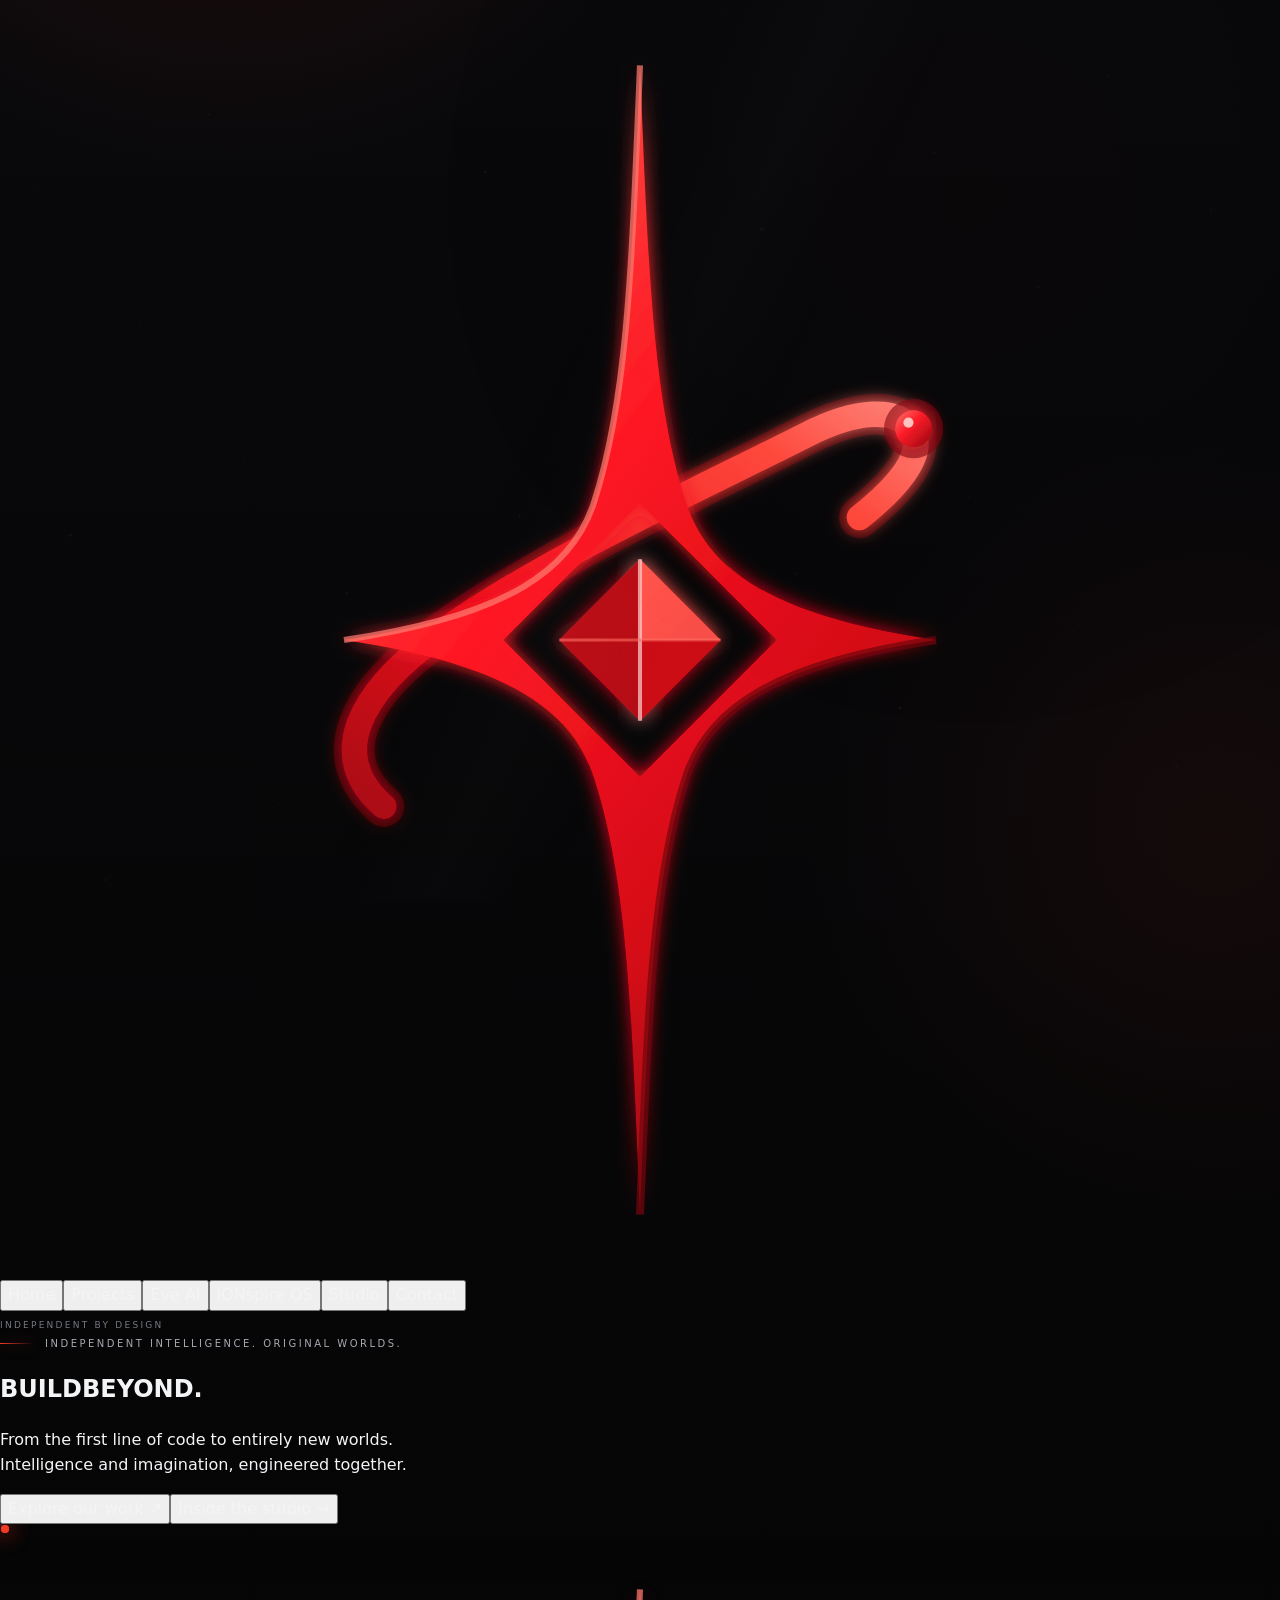
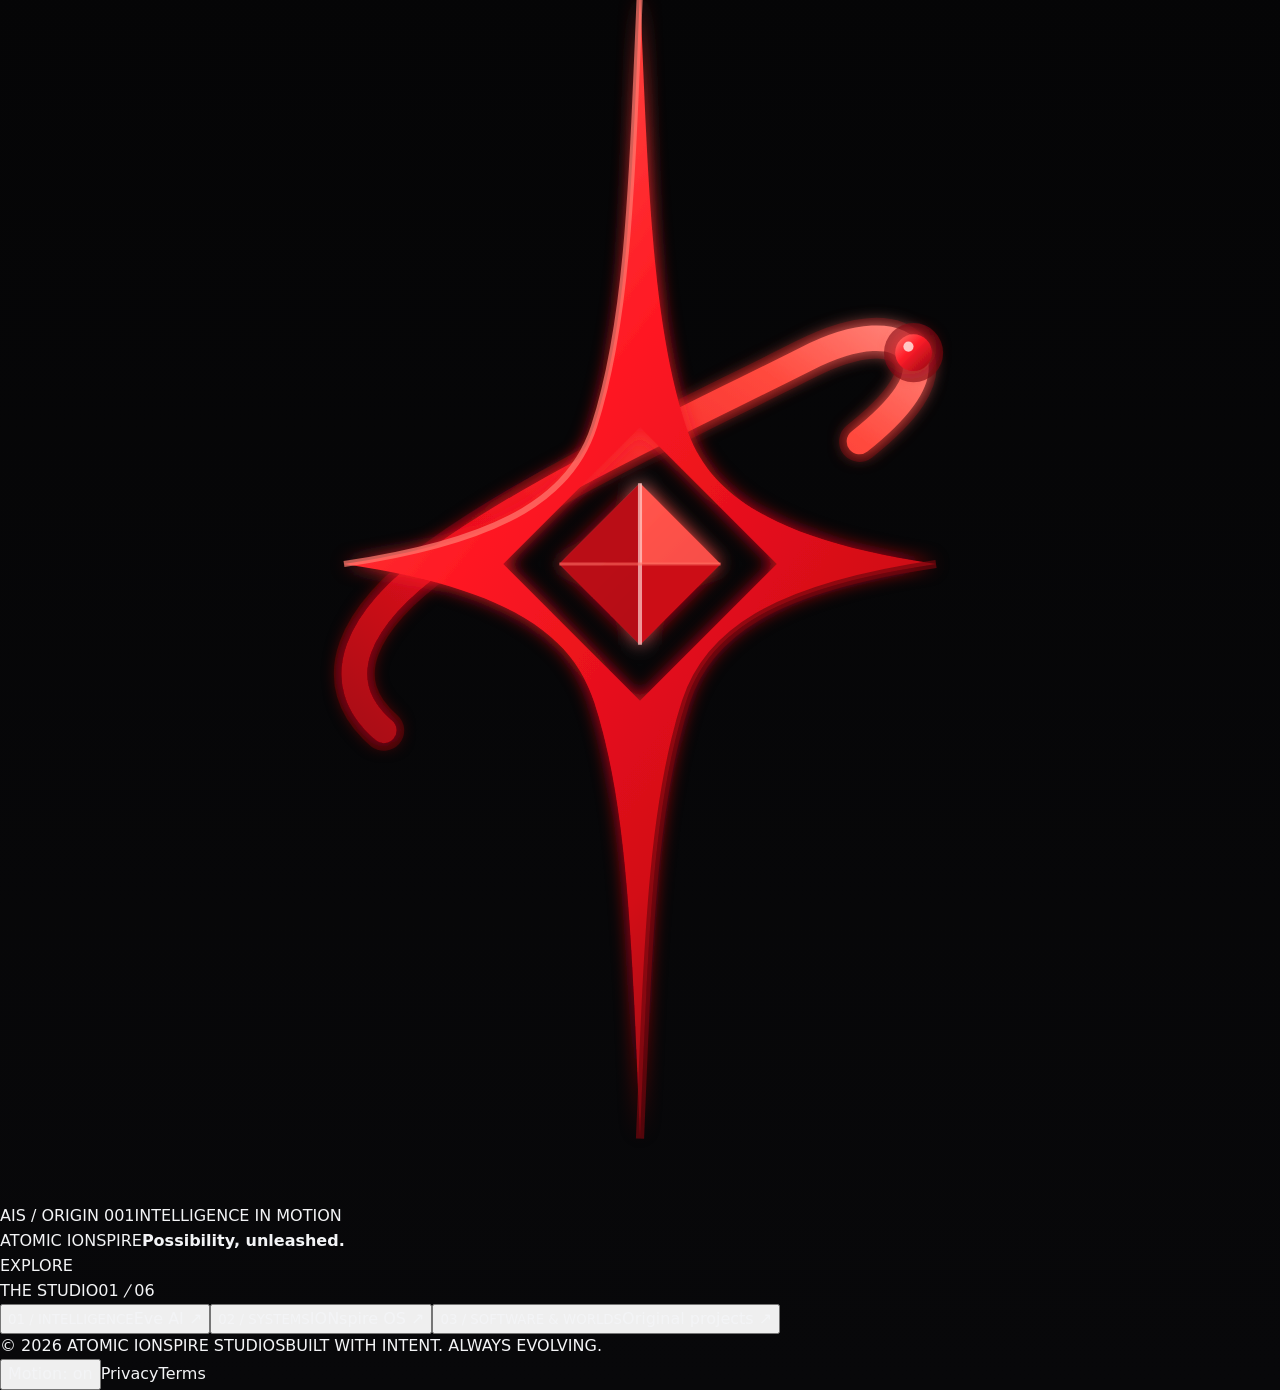
<file: index.html>
<!doctype html>
<html lang="en"><head><meta charset="utf-8"><meta name="viewport" content="width=device-width,initial-scale=1"><meta name="theme-color" content="#08080a"><meta name="description" content="Atomic Ionspire Studios. Independent intelligence, operating systems, software and interactive worlds."><link rel="canonical" href="https://atomicionspire.com/"><title>Atomic Ionspire Studios — Build Beyond</title><link rel="icon" href="assets/ion-spire-v1.svg"><link rel="stylesheet" href="style.css?v=4.1.2"><link rel="stylesheet" href="premium.css?v=4.1.2"><style>/* Explicit panel focus avoids Chromium's automatic scroll-container ring. */
#main,#main .panel,#main .detail-screen{outline:0!important}
body[data-input="keyboard"] #main:focus-visible,body[data-input="keyboard"] #main .panel:focus-visible,body[data-input="keyboard"] #main .detail-screen:focus-visible{box-shadow:inset 0 0 0 2px #ff4930}
</style></head>
<body data-site-version="4.1.2"><a class="skip" href="#main">Skip to content</a><canvas id="energy-field" aria-hidden="true"></canvas><div class="scene-vignette" aria-hidden="true"></div><div class="transition-curtain" aria-hidden="true"></div><div class="pointer-light" aria-hidden="true"></div><div class="grain" aria-hidden="true"></div>
<div class="shell"><header><a class="brand" href="#home" aria-label="Atomic Ionspire Studios home"><img src="assets/ion-spire-v1.svg" alt=""><span>ATOMIC <b>IONSPIRE</b><small>STUDIOS</small></span></a><nav role="tablist" aria-label="Studio sections"><button role="tab" id="tab-home" aria-controls="home" data-tab="home" aria-selected="true">Home</button><button role="tab" id="tab-projects" aria-controls="projects" data-tab="projects" aria-selected="false" tabindex="-1">Projects</button><button role="tab" id="tab-eve" aria-controls="eve" data-tab="eve" aria-selected="false" tabindex="-1">Eve AI</button><button role="tab" id="tab-os" aria-controls="os" data-tab="os" aria-selected="false" tabindex="-1">IONspire OS</button><button role="tab" id="tab-about" aria-controls="about" data-tab="about" aria-selected="false" tabindex="-1">Studio</button><button role="tab" id="tab-contact" aria-controls="contact" data-tab="contact" aria-selected="false" tabindex="-1">Contact</button></nav><span class="header-note">INDEPENDENT BY DESIGN</span></header>
<main id="main" tabindex="-1">
<section id="home" role="tabpanel" tabindex="-1" aria-labelledby="tab-home" class="panel home"><div class="hero-copy"><div class="eyebrow"><span></span> INDEPENDENT INTELLIGENCE. ORIGINAL WORLDS.</div><h1><span class="title-line">BUILD</span><span class="title-line">BEYOND<span class="title-period">.</span></span></h1><p class="lead">From the first line of code to entirely new worlds.<br>Intelligence and imagination, engineered together.</p><div class="actions"><button class="primary" data-go="projects">Explore our work <span>↗</span></button><button class="secondary" data-go="about">Inside the studio <span>→</span></button></div></div><div class="emblem-stage" aria-hidden="true"><div class="orbit orbit-one"></div><div class="orbit orbit-two"></div><div class="crosshair"></div><img class="hero-emblem" src="assets/ion-spire-v1.svg" alt=""><span class="coordinate top">AIS / ORIGIN 001</span><span class="coordinate bottom">INTELLIGENCE IN MOTION</span><div class="stage-caption"><span>ATOMIC IONSPIRE</span><strong>Possibility, unleashed.</strong></div></div><div class="home-bottom"><span class="work-label">EXPLORE<br>THE STUDIO</span><span class="index">01 <i>/</i> 06</span><div class="frontiers"><button data-go="eve"><small>01 / INTELLIGENCE</small>Eve AI <span>↗</span></button><button data-go="os"><small>02 / SYSTEMS</small>IONspire OS <span>↗</span></button><button data-go="projects"><small>03 / SOFTWARE & WORLDS</small>Original projects <span>↗</span></button></div></div></section>
<section id="projects" role="tabpanel" tabindex="-1" aria-labelledby="tab-projects" class="panel" hidden><div class="section-heading"><div><div class="eyebrow">SELECTED WORK / CONTINUOUS EXPLORATION</div><h2>Ideas. Made <em>real.</em></h2></div><p>Tools for today.<br>Worlds for what comes next.</p></div><div class="projects-layout"><div class="project-list" role="group" aria-label="Choose a project"><button data-project="lockridge" class="selected"><span>01</span>Lockridge<small>IN DEVELOPMENT</small></button><button data-project="earth"><span>02</span>Parallel Earth<small>SIMULATION</small></button><button data-project="president"><span>03</span>President Simulator<small>STRATEGY</small></button><button data-project="dungeon"><span>04</span>AI Dungeon Master<small>ROLE-PLAYING</small></button><button data-project="jobforge"><span>05</span>JobForge<small>PRODUCTIVITY</small></button></div><article class="project-detail" aria-live="polite"><span class="detail-type" id="project-type"></span><div class="project-monogram" id="project-monogram" aria-hidden="true"></div><div class="detail-copy"><h3 id="project-title"></h3><p id="project-description"></p><span class="project-status" id="project-status" hidden>In development</span><a class="text-link" id="project-link">Explore project <span>↗</span></a></div></article></div></section>
<section id="eve" role="tabpanel" tabindex="-1" aria-labelledby="tab-eve" class="panel" hidden><div class="feature-layout"><div><div class="eyebrow">01 / FLAGSHIP INTELLIGENCE</div><h2>Her name<br>is <em>Eve.</em></h2><p class="lead">The intelligence at the heart of Atomic Ionspire.</p><p class="body-copy">We’re developing Eve as the technical mind and future command layer of an AI-native studio. From coding and research to coordinating complex work, the ambition is capable intelligence under founder control.</p><div class="tags"><span>Local-first</span><span>Orchestration</span><span>Long-term R&D</span></div><a class="text-link" href="eve.html">Explore Eve’s development <span>↗</span></a></div><div class="intelligence-art"><img src="assets/ion-spire-v1.svg" alt="Atomic Ionspire orbit-star emblem"><div class="art-title">EVE<span>INTELLIGENCE / IN DEVELOPMENT</span></div></div></div></section>
<section id="os" role="tabpanel" tabindex="-1" aria-labelledby="tab-os" class="panel" hidden><div class="feature-layout"><div><div class="eyebrow">02 / OPERATING SYSTEMS</div><h2>Your system.<br>Your <em>control.</em></h2><p class="lead">IONspire OS. A foundation for building what’s next.</p><p class="body-copy">An operating system built around AI development, software creation, and a distinct desktop experience. Focused tools. A clear identity. A foundation that grows with the studio.</p><div class="tags"><span>AI & development</span><span>IONspire Desktop</span><span>In development</span></div><a class="text-link" href="ionspire-os.html">Discover IONspire OS <span>↗</span></a></div><div class="system-card"><span class="micro">ATOMIC IONSPIRE / SYSTEMS DIVISION</span><div class="os-word">ION<span>spire</span><b>OS</b></div><div class="system-rule"></div><p>Control. Clarity.<br>Unmistakably yours.</p><span class="micro">AN INDEPENDENT OPERATING SYSTEM</span></div></div></section>
<section id="about" role="tabpanel" tabindex="-1" aria-labelledby="tab-about" class="panel" hidden><div class="section-heading"><div><div class="eyebrow">THE STUDIO / THE CONVICTION</div><h2>One studio.<br>Four <em>frontiers.</em></h2></div><p class="studio-intro">We build intelligent technology from the model to the interface. Every project is part of a bigger ambition: an independent studio where intelligence becomes tools, and tools open new possibilities.</p></div><div class="division-grid"><button data-go="eve"><span>01 /</span><h3>Intelligence</h3><p>Eve. Our central intelligence and long-term research focus.</p><b>Explore Eve ↗</b></button><button data-go="os"><span>02 /</span><h3>Systems</h3><p>IONspire OS. A foundation for control, creation, and development.</p><b>Explore systems ↗</b></button><button data-go="projects"><span>03 /</span><h3>Software</h3><p>Useful, focused applications that turn real needs into working tools.</p><b>Explore applications ↗</b></button><button data-go="projects"><span>04 /</span><h3>Worlds</h3><p>Original games where decisions shape the experience.</p><b>Explore games ↗</b></button></div></section>
<section id="contact" role="tabpanel" tabindex="-1" aria-labelledby="tab-contact" class="panel contact-panel" hidden><div class="eyebrow">START A CONVERSATION</div><h2>The next idea<br>starts with <em>hello.</em></h2><p class="lead">Questions about our work, product support,<br>or a conversation about what comes next.</p><a class="email" href="mailto:support@atomicionspire.com">support@atomicionspire.com <span>↗</span></a><div class="contact-bottom"><span>ATOMIC IONSPIRE STUDIOS<br><small>Independent technology. Shared possibility.</small></span><a class="text-link" href="https://github.com/atomicionspire" target="_blank" rel="noopener">Find us on GitHub ↗</a></div></section>
</main><footer><span>© 2026 ATOMIC IONSPIRE STUDIOS</span><span class="footer-center">BUILT WITH INTENT. ALWAYS EVOLVING.</span><div><button id="motion" aria-pressed="false">Motion: on</button><a href="privacy.html">Privacy</a><a href="terms.html">Terms</a></div></footer></div><script src="app.js?v=4.1.2"></script><script src="energy.js?v=4.1.2"></script></body></html>
</file>
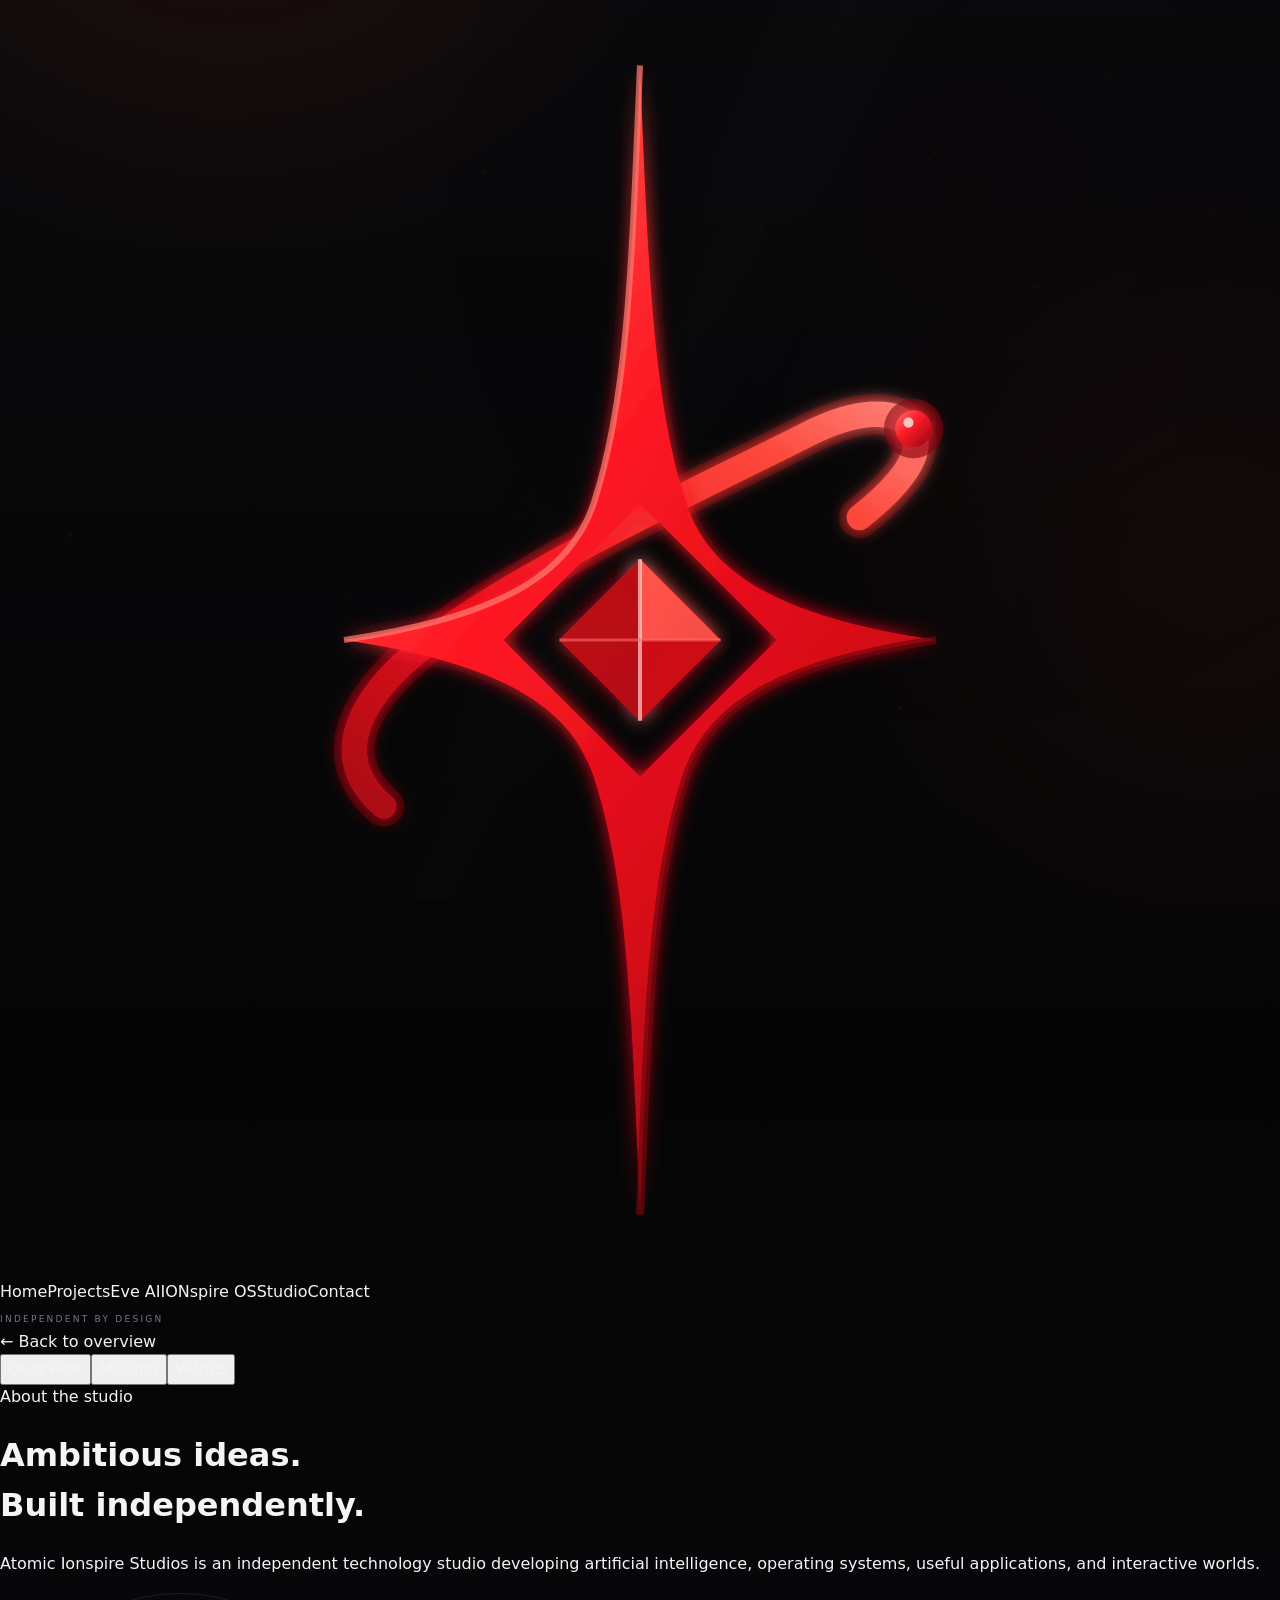
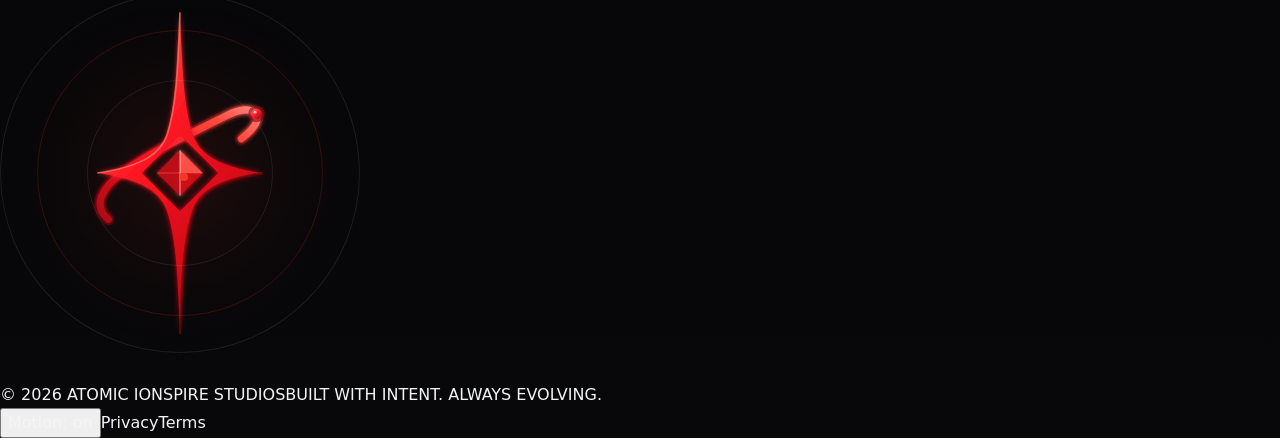
<file: about.html>
<!doctype html>
<html lang="en"><head><meta charset="utf-8"><meta name="viewport" content="width=device-width,initial-scale=1"><meta name="theme-color" content="#08080a"><meta name="description" content="Atomic Ionspire Studios. Independent intelligence, operating systems, software and interactive worlds."><link rel="canonical" href="https://atomicionspire.com/about.html"><title>About | Atomic Ionspire Studios</title><link rel="icon" href="assets/ion-spire-v1.svg"><link rel="stylesheet" href="style.css?v=4.1.2"><link rel="stylesheet" href="premium.css?v=4.1.2"><link rel="stylesheet" href="details.css?v=4.1.2"><style>/* Explicit panel focus avoids Chromium's automatic scroll-container ring. */
#main,#main .panel,#main .detail-screen{outline:0!important}
body[data-input="keyboard"] #main:focus-visible,body[data-input="keyboard"] #main .panel:focus-visible,body[data-input="keyboard"] #main .detail-screen:focus-visible{box-shadow:inset 0 0 0 2px #ff4930}
</style></head>
<body data-site-version="4.1.2" class="detail-page"><a class="skip" href="#main">Skip to content</a><canvas id="energy-field" aria-hidden="true"></canvas><div class="scene-vignette" aria-hidden="true"></div><div class="transition-curtain" aria-hidden="true"></div><div class="pointer-light" aria-hidden="true"></div><div class="grain" aria-hidden="true"></div>
<div class="shell"><header><a class="brand" href="index.html#home" aria-label="Atomic Ionspire Studios home"><img src="assets/ion-spire-v1.svg" alt=""><span>ATOMIC <b>IONSPIRE</b><small>STUDIOS</small></span></a><nav aria-label="Studio sections"><a href="index.html#home">Home</a><a href="index.html#projects">Projects</a><a href="index.html#eve">Eve AI</a><a href="index.html#os">IONspire OS</a><a href="index.html#about" aria-current="page">Studio</a><a href="index.html#contact">Contact</a></nav><span class="header-note">INDEPENDENT BY DESIGN</span></header>
<main id="main" tabindex="-1" class="detail-main"><div class="detail-toolbar"><a class="back-link" href="index.html#about">← Back to overview</a><div class="detail-tabs" role="tablist" aria-label="Page sections"><button role="tab" id="detail-tab-0" aria-controls="detail-0" aria-selected="true" tabindex="0">Overview</button><button role="tab" id="detail-tab-1" aria-controls="detail-1" aria-selected="false" tabindex="-1">Mission</button><button role="tab" id="detail-tab-2" aria-controls="detail-2" aria-selected="false" tabindex="-1">Values</button></div></div><div class="detail-screen" id="detail-0" role="tabpanel" aria-labelledby="detail-tab-0" tabindex="0"><div class="detail-intro-copy"><div class="page-hero">
<div class="wrap">
<div class="kicker">About the studio</div>
<h1>Ambitious ideas.<br>
<span class="stroke">Built independently.</span>
</h1>
<p class="lead">Atomic Ionspire Studios is an independent technology studio developing artificial intelligence, operating systems, useful applications, and interactive worlds.</p>
</div>
</div>
</div><div class="detail-emblem" aria-hidden="true"><div class="orbit orbit-one"></div><img src="assets/ion-spire-v1.svg" alt=""></div></div><div class="detail-screen" id="detail-1" role="tabpanel" aria-labelledby="detail-tab-1" tabindex="0" hidden=""><section class="section">
<div class="feature wrap">
<div>
<div class="kicker">Our mission</div>
<h2 class="title">Build technology with purpose.</h2>
<p class="muted">From Eve and IONspire OS to JobForge and original games, our work connects intelligent systems with thoughtful interfaces. Each project has a clear purpose and a recognizable identity.</p>
</div>
<div>
<div class="kicker">Our approach</div>
<h2 class="title">Small studio. Focused execution.</h2>
<p class="muted">We use modern development tools and emerging technology to move quickly without giving up personality. Every project starts with a strong concept and grows around what makes it distinct.</p>
</div>
</div>
</section>
</div><div class="detail-screen" id="detail-2" role="tabpanel" aria-labelledby="detail-tab-2" tabindex="0" hidden=""><section class="section">
<div class="wrap">
<div class="kicker">What matters to us</div>
<div class="cards">
<article class="card">
<div class="num">01</div>
<h3>User Control</h3>
<p class="muted">People should understand their tools, direct their AI, and make choices that have meaningful consequences.</p>
</article>
<article class="card">
<div class="num">02</div>
<h3>Original Identity</h3>
<p class="muted">We aim for worlds, interfaces, and concepts that feel unmistakably ours.</p>
</article>
<article class="card">
<div class="num">03</div>
<h3>Continuous Growth</h3>
<p class="muted">Each release is a foundation for stronger games, better tools, and a larger studio vision.</p>
</article>
</div>
</div>
</section>
</div></main><footer><span>© 2026 ATOMIC IONSPIRE STUDIOS</span><span class="footer-center">BUILT WITH INTENT. ALWAYS EVOLVING.</span><div><button id="motion" aria-pressed="false">Motion: on</button><a href="privacy.html">Privacy</a><a href="terms.html">Terms</a></div></footer></div><script src="details.js?v=4.1.2"></script><script src="energy.js?v=4.1.2"></script></body></html>
</file>
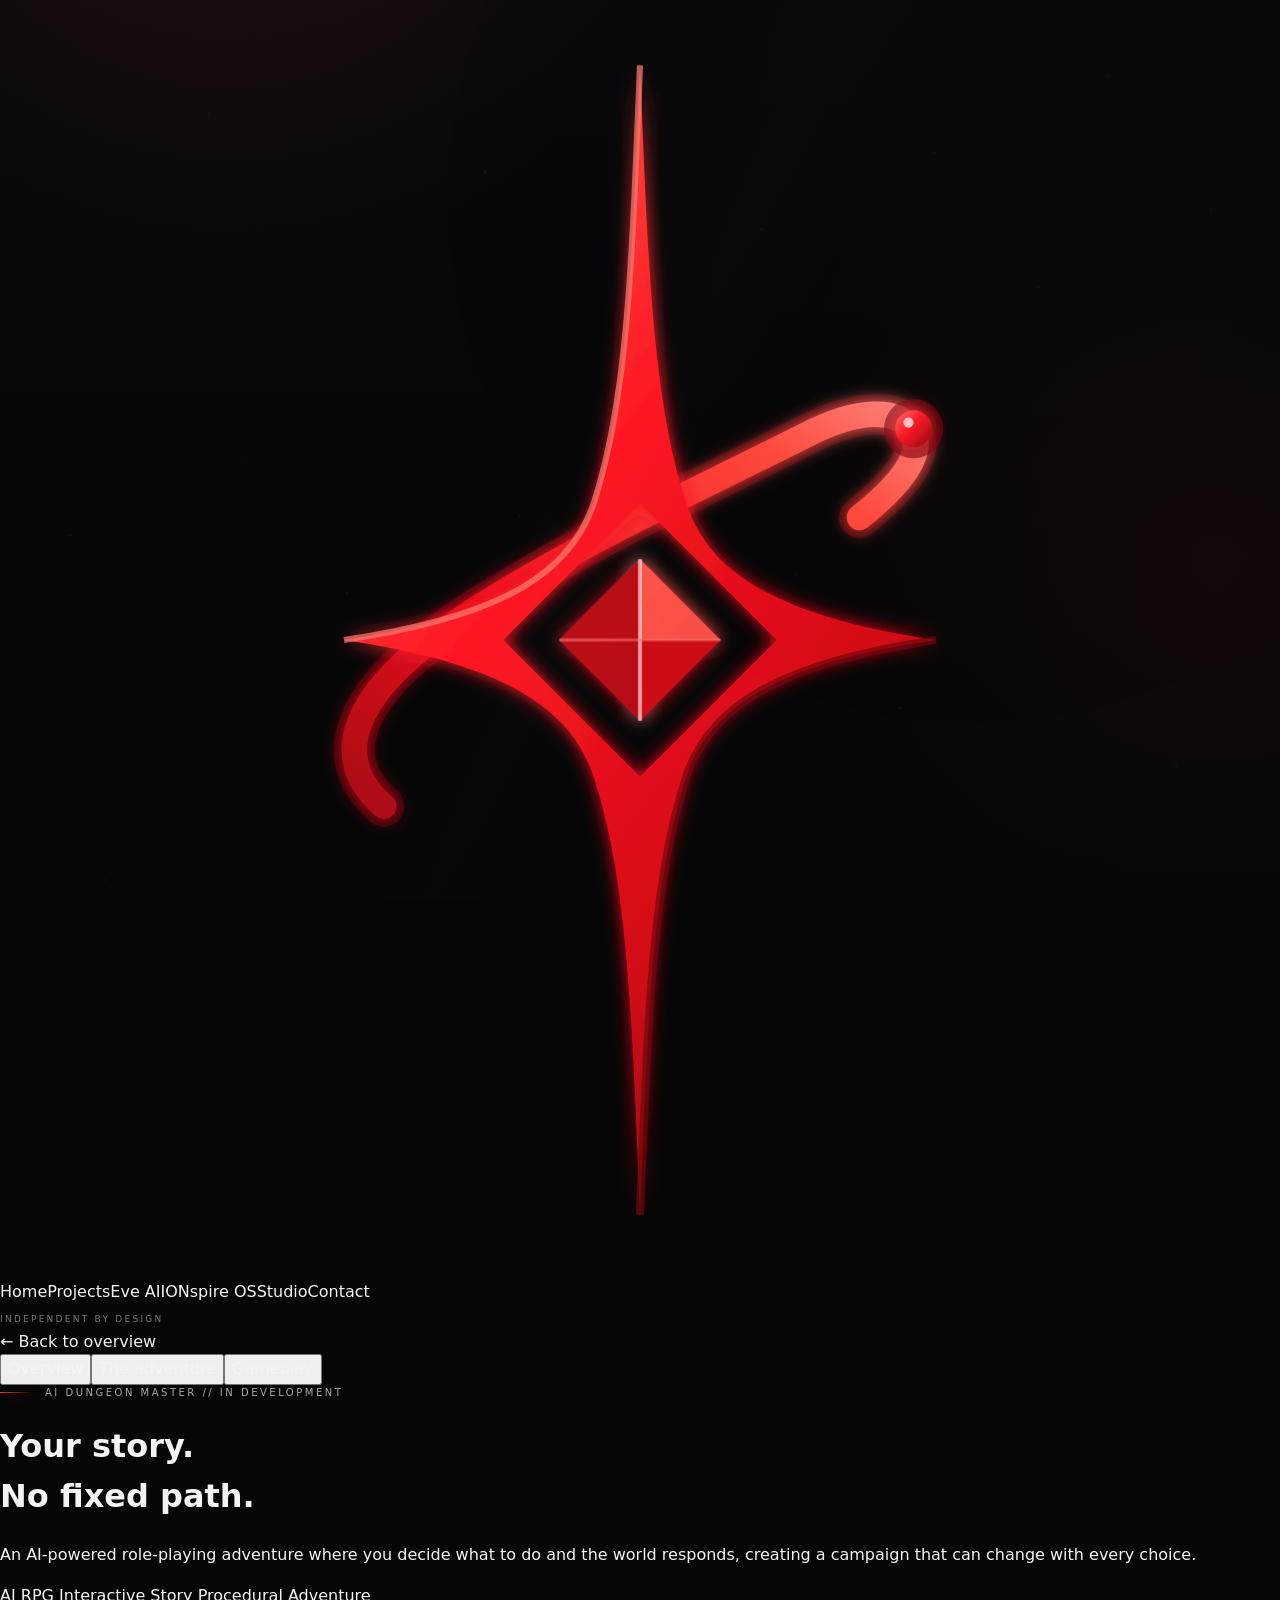
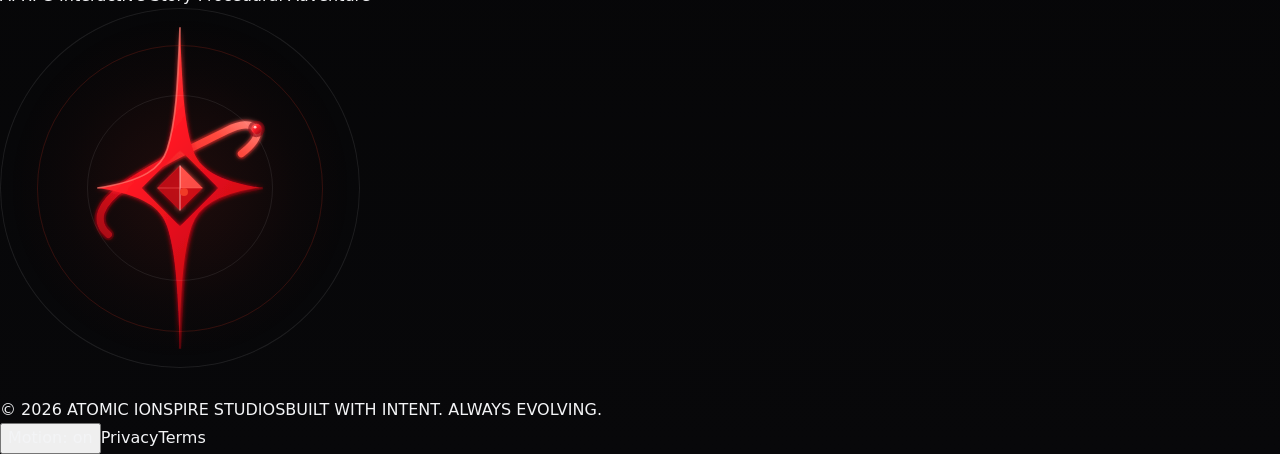
<file: ai-dungeon-master.html>
<!doctype html>
<html lang="en"><head><meta charset="utf-8"><meta name="viewport" content="width=device-width,initial-scale=1"><meta name="theme-color" content="#08080a"><meta name="description" content="Atomic Ionspire Studios. Independent intelligence, operating systems, software and interactive worlds."><link rel="canonical" href="https://atomicionspire.com/ai-dungeon-master.html"><title>AI Dungeon Master | Atomic Ionspire Studios</title><link rel="icon" href="assets/ion-spire-v1.svg"><link rel="stylesheet" href="style.css?v=4.1.2"><link rel="stylesheet" href="premium.css?v=4.1.2"><link rel="stylesheet" href="details.css?v=4.1.2"><style>/* Explicit panel focus avoids Chromium's automatic scroll-container ring. */
#main,#main .panel,#main .detail-screen{outline:0!important}
body[data-input="keyboard"] #main:focus-visible,body[data-input="keyboard"] #main .panel:focus-visible,body[data-input="keyboard"] #main .detail-screen:focus-visible{box-shadow:inset 0 0 0 2px #ff4930}
</style></head>
<body data-site-version="4.1.2" class="detail-page"><a class="skip" href="#main">Skip to content</a><canvas id="energy-field" aria-hidden="true"></canvas><div class="scene-vignette" aria-hidden="true"></div><div class="transition-curtain" aria-hidden="true"></div><div class="pointer-light" aria-hidden="true"></div><div class="grain" aria-hidden="true"></div>
<div class="shell"><header><a class="brand" href="index.html#home" aria-label="Atomic Ionspire Studios home"><img src="assets/ion-spire-v1.svg" alt=""><span>ATOMIC <b>IONSPIRE</b><small>STUDIOS</small></span></a><nav aria-label="Studio sections"><a href="index.html#home">Home</a><a href="index.html#projects" aria-current="page">Projects</a><a href="index.html#eve">Eve AI</a><a href="index.html#os">IONspire OS</a><a href="index.html#about">Studio</a><a href="index.html#contact">Contact</a></nav><span class="header-note">INDEPENDENT BY DESIGN</span></header>
<main id="main" tabindex="-1" class="detail-main"><div class="detail-toolbar"><a class="back-link" href="index.html#projects">← Back to overview</a><div class="detail-tabs" role="tablist" aria-label="Page sections"><button role="tab" id="detail-tab-0" aria-controls="detail-0" aria-selected="true" tabindex="0">Overview</button><button role="tab" id="detail-tab-1" aria-controls="detail-1" aria-selected="false" tabindex="-1">The adventure</button><button role="tab" id="detail-tab-2" aria-controls="detail-2" aria-selected="false" tabindex="-1">Gameplay</button></div></div><div class="detail-screen" id="detail-0" role="tabpanel" aria-labelledby="detail-tab-0" tabindex="0"><div class="detail-intro-copy"><div class="page-hero">
<div class="feature wrap">
<div>
<div class="eyebrow">
<span class="dot">
</span> AI Dungeon Master // In Development</div>
<h1>Your story.<br>
<span class="stroke">No fixed path.</span>
</h1>
<p class="lead">An AI-powered role-playing adventure where you decide what to do and the world responds, creating a campaign that can change with every choice.</p>
<div class="pill-row">
<span class="pill">AI</span>
<span class="pill">RPG</span>
<span class="pill">Interactive Story</span>
<span class="pill">Procedural Adventure</span>
</div>
</div>
</div>
</div>
</div><div class="detail-emblem" aria-hidden="true"><div class="orbit orbit-one"></div><img src="assets/ion-spire-v1.svg" alt=""></div></div><div class="detail-screen" id="detail-1" role="tabpanel" aria-labelledby="detail-tab-1" tabindex="0" hidden=""><section class="section">
<div class="wrap">
<div class="feature">
<div>
<div class="kicker">Your story</div>
<h2 class="title">No fixed path. No identical adventure.</h2>
<p class="lead">AI Dungeon Master turns your actions into an evolving fantasy adventure. Explore, fight, negotiate, investigate, or try something unexpected while the AI continues the story around your decisions.</p>
</div>
</div>
</div>
</section>
</div><div class="detail-screen" id="detail-2" role="tabpanel" aria-labelledby="detail-tab-2" tabindex="0" hidden=""><section class="section">
<div class="wrap">
<div class="cards">
<article class="card">
<div class="num">01 // CREATE</div>
<h3>AI-Driven Storytelling</h3>
<p class="muted">The adventure develops dynamically from what you say and do instead of following one fixed script.</p>
</article>
<article class="card">
<div class="num">02 // CHOOSE</div>
<h3>Play Your Way</h3>
<p class="muted">Approach situations with your own ideas and let the story react to your choices.</p>
</article>
<article class="card">
<div class="num">03 // CONTINUE</div>
<h3>Persistent Adventures</h3>
<p class="muted">Save your progress and return to continue an ongoing campaign as the game develops.</p>
</article>
</div>
<div class="actions">
<a class="btn btn-primary" href="games.html">Back to Games</a>
</div>
</div>
</section>
</div></main><footer><span>© 2026 ATOMIC IONSPIRE STUDIOS</span><span class="footer-center">BUILT WITH INTENT. ALWAYS EVOLVING.</span><div><button id="motion" aria-pressed="false">Motion: on</button><a href="privacy.html">Privacy</a><a href="terms.html">Terms</a></div></footer></div><script src="details.js?v=4.1.2"></script><script src="energy.js?v=4.1.2"></script></body></html>
</file>
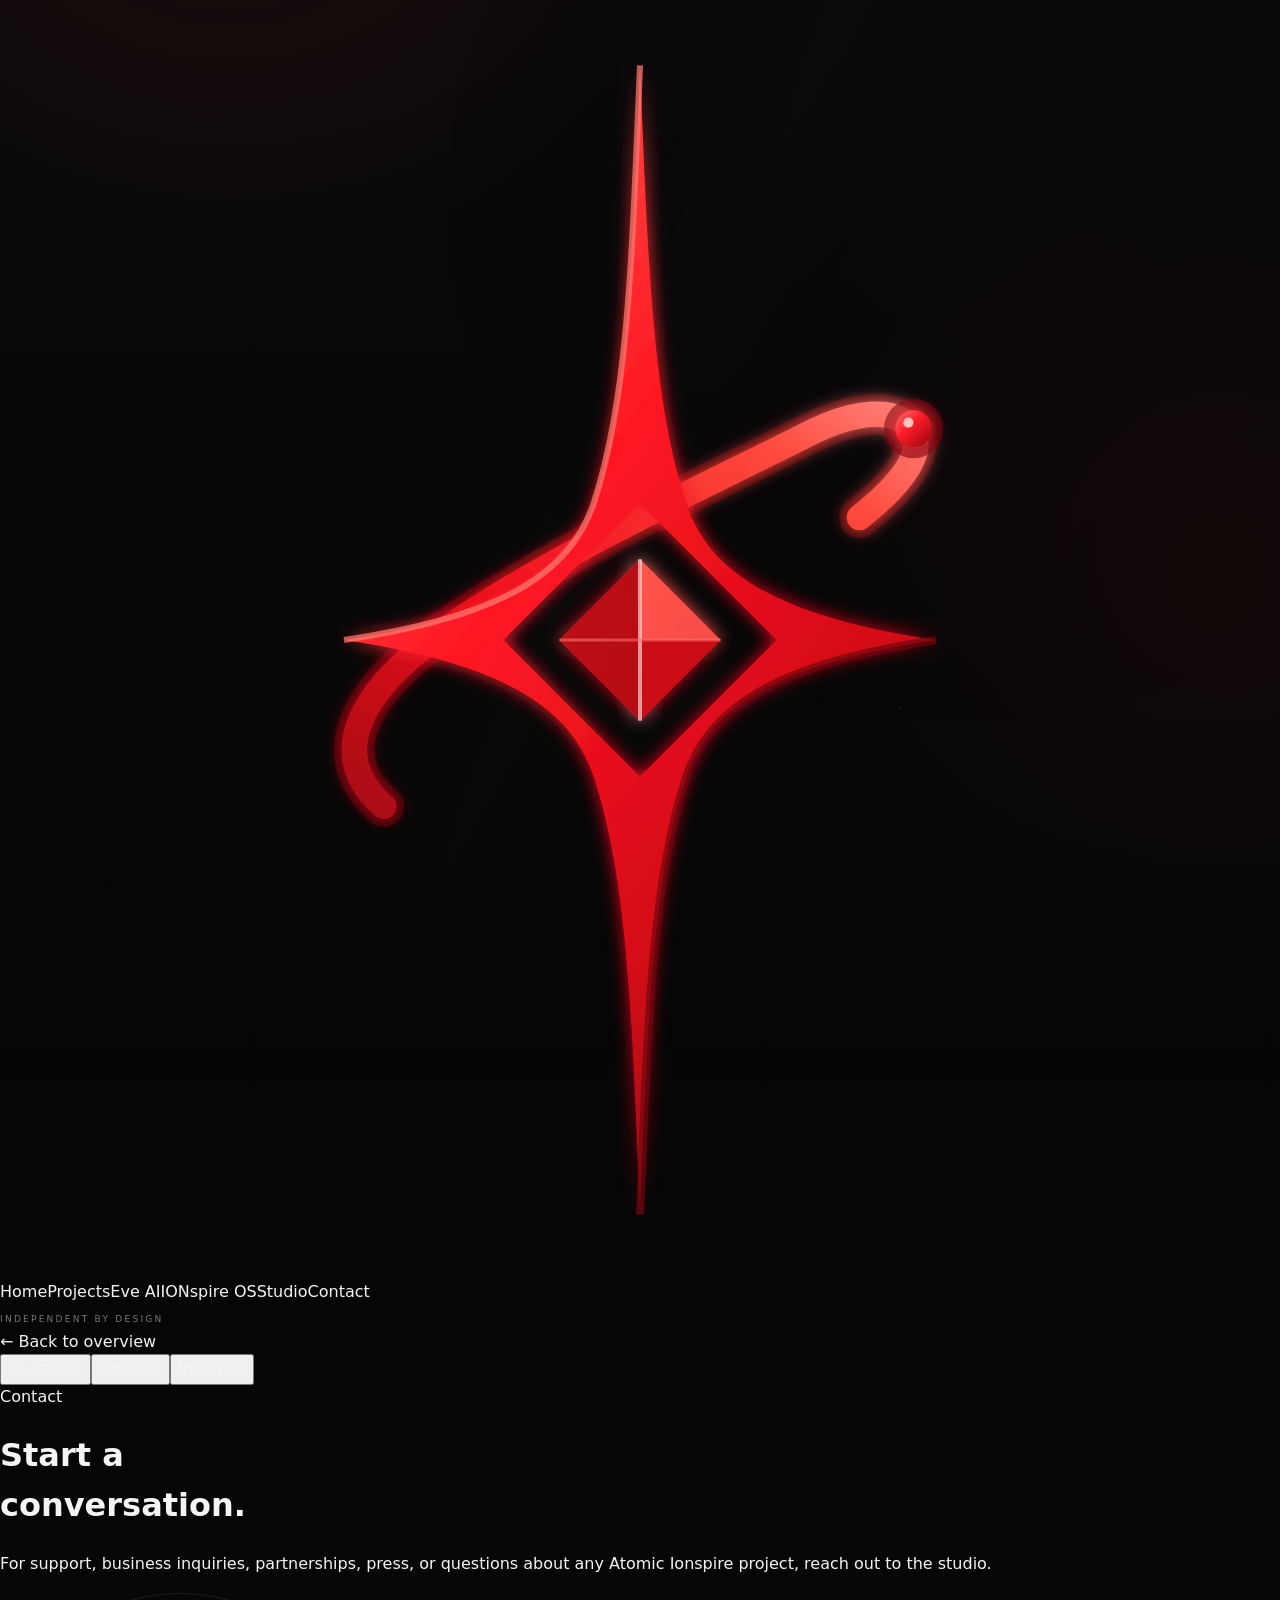
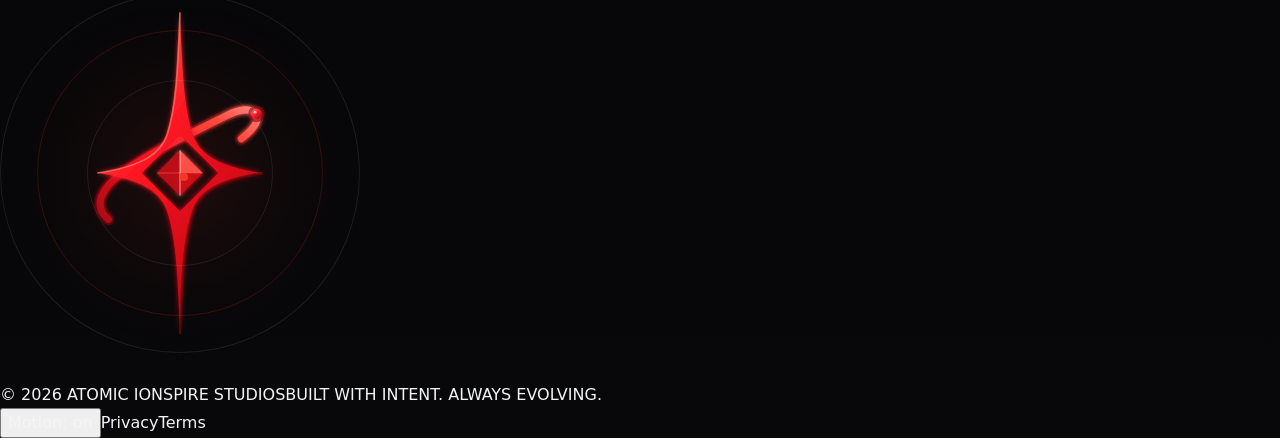
<file: contact.html>
<!doctype html>
<html lang="en"><head><meta charset="utf-8"><meta name="viewport" content="width=device-width,initial-scale=1"><meta name="theme-color" content="#08080a"><meta name="description" content="Atomic Ionspire Studios. Independent intelligence, operating systems, software and interactive worlds."><link rel="canonical" href="https://atomicionspire.com/contact.html"><title>Contact | Atomic Ionspire Studios</title><link rel="icon" href="assets/ion-spire-v1.svg"><link rel="stylesheet" href="style.css?v=4.1.2"><link rel="stylesheet" href="premium.css?v=4.1.2"><link rel="stylesheet" href="details.css?v=4.1.2"><style>/* Explicit panel focus avoids Chromium's automatic scroll-container ring. */
#main,#main .panel,#main .detail-screen{outline:0!important}
body[data-input="keyboard"] #main:focus-visible,body[data-input="keyboard"] #main .panel:focus-visible,body[data-input="keyboard"] #main .detail-screen:focus-visible{box-shadow:inset 0 0 0 2px #ff4930}
</style></head>
<body data-site-version="4.1.2" class="detail-page"><a class="skip" href="#main">Skip to content</a><canvas id="energy-field" aria-hidden="true"></canvas><div class="scene-vignette" aria-hidden="true"></div><div class="transition-curtain" aria-hidden="true"></div><div class="pointer-light" aria-hidden="true"></div><div class="grain" aria-hidden="true"></div>
<div class="shell"><header><a class="brand" href="index.html#home" aria-label="Atomic Ionspire Studios home"><img src="assets/ion-spire-v1.svg" alt=""><span>ATOMIC <b>IONSPIRE</b><small>STUDIOS</small></span></a><nav aria-label="Studio sections"><a href="index.html#home">Home</a><a href="index.html#projects">Projects</a><a href="index.html#eve">Eve AI</a><a href="index.html#os">IONspire OS</a><a href="index.html#about">Studio</a><a href="index.html#contact" aria-current="page">Contact</a></nav><span class="header-note">INDEPENDENT BY DESIGN</span></header>
<main id="main" tabindex="-1" class="detail-main"><div class="detail-toolbar"><a class="back-link" href="index.html#contact">← Back to overview</a><div class="detail-tabs" role="tablist" aria-label="Page sections"><button role="tab" id="detail-tab-0" aria-controls="detail-0" aria-selected="true" tabindex="0">Overview</button><button role="tab" id="detail-tab-1" aria-controls="detail-1" aria-selected="false" tabindex="-1">Contact</button><button role="tab" id="detail-tab-2" aria-controls="detail-2" aria-selected="false" tabindex="-1">Inquiries</button></div></div><div class="detail-screen" id="detail-0" role="tabpanel" aria-labelledby="detail-tab-0" tabindex="0"><div class="detail-intro-copy"><div class="contact-hero page-hero">
<div class="wrap">
<div class="kicker">Contact</div>
<h1>Start a<br>
<span class="stroke">conversation.</span>
</h1>
<p class="lead">For support, business inquiries, partnerships, press, or questions about any Atomic Ionspire project, reach out to the studio.</p>
</div>
</div>
</div><div class="detail-emblem" aria-hidden="true"><div class="orbit orbit-one"></div><img src="assets/ion-spire-v1.svg" alt=""></div></div><div class="detail-screen" id="detail-1" role="tabpanel" aria-labelledby="detail-tab-1" tabindex="0" hidden=""><section class="contact-section section">
<div class="contact-grid wrap">
<div class="contact-card">
<div class="kicker">Email</div>
<h2 class="title">Studio contact</h2>
<p class="muted">The fastest way to reach Atomic Ionspire is by email.</p>
<div class="actions">
<a class="btn btn-primary email-btn" href="mailto:support@atomicionspire.com">support@atomicionspire.com</a>
</div>
</div>
<div class="contact-card">
<div class="kicker">Development</div>
<h2 class="title">Follow the work</h2>
<p class="muted">See public repositories and development activity from across the studio.</p>
<div class="actions">
<a class="btn btn-ghost" href="https://github.com/atomicionspire">Visit GitHub</a>
<a class="btn btn-ghost" href="projects.html">View Projects</a>
</div>
</div>
</div>
</section>
</div><div class="detail-screen" id="detail-2" role="tabpanel" aria-labelledby="detail-tab-2" tabindex="0" hidden=""><section class="section">
<div class="wrap">
<div class="cta">
<div>
<div class="kicker">Support &amp; inquiries</div>
<h2 class="title">Tell us what you need.</h2>
<p class="muted">Include the project name and a short description so your message can be handled quickly.</p>
</div>
<a class="btn btn-primary" href="mailto:support@atomicionspire.com?subject=Atomic%20Ionspire%20Inquiry">Send an Email</a>
</div>
</div>
</section>
</div></main><footer><span>© 2026 ATOMIC IONSPIRE STUDIOS</span><span class="footer-center">BUILT WITH INTENT. ALWAYS EVOLVING.</span><div><button id="motion" aria-pressed="false">Motion: on</button><a href="privacy.html">Privacy</a><a href="terms.html">Terms</a></div></footer></div><script src="details.js?v=4.1.2"></script><script src="energy.js?v=4.1.2"></script></body></html>
</file>
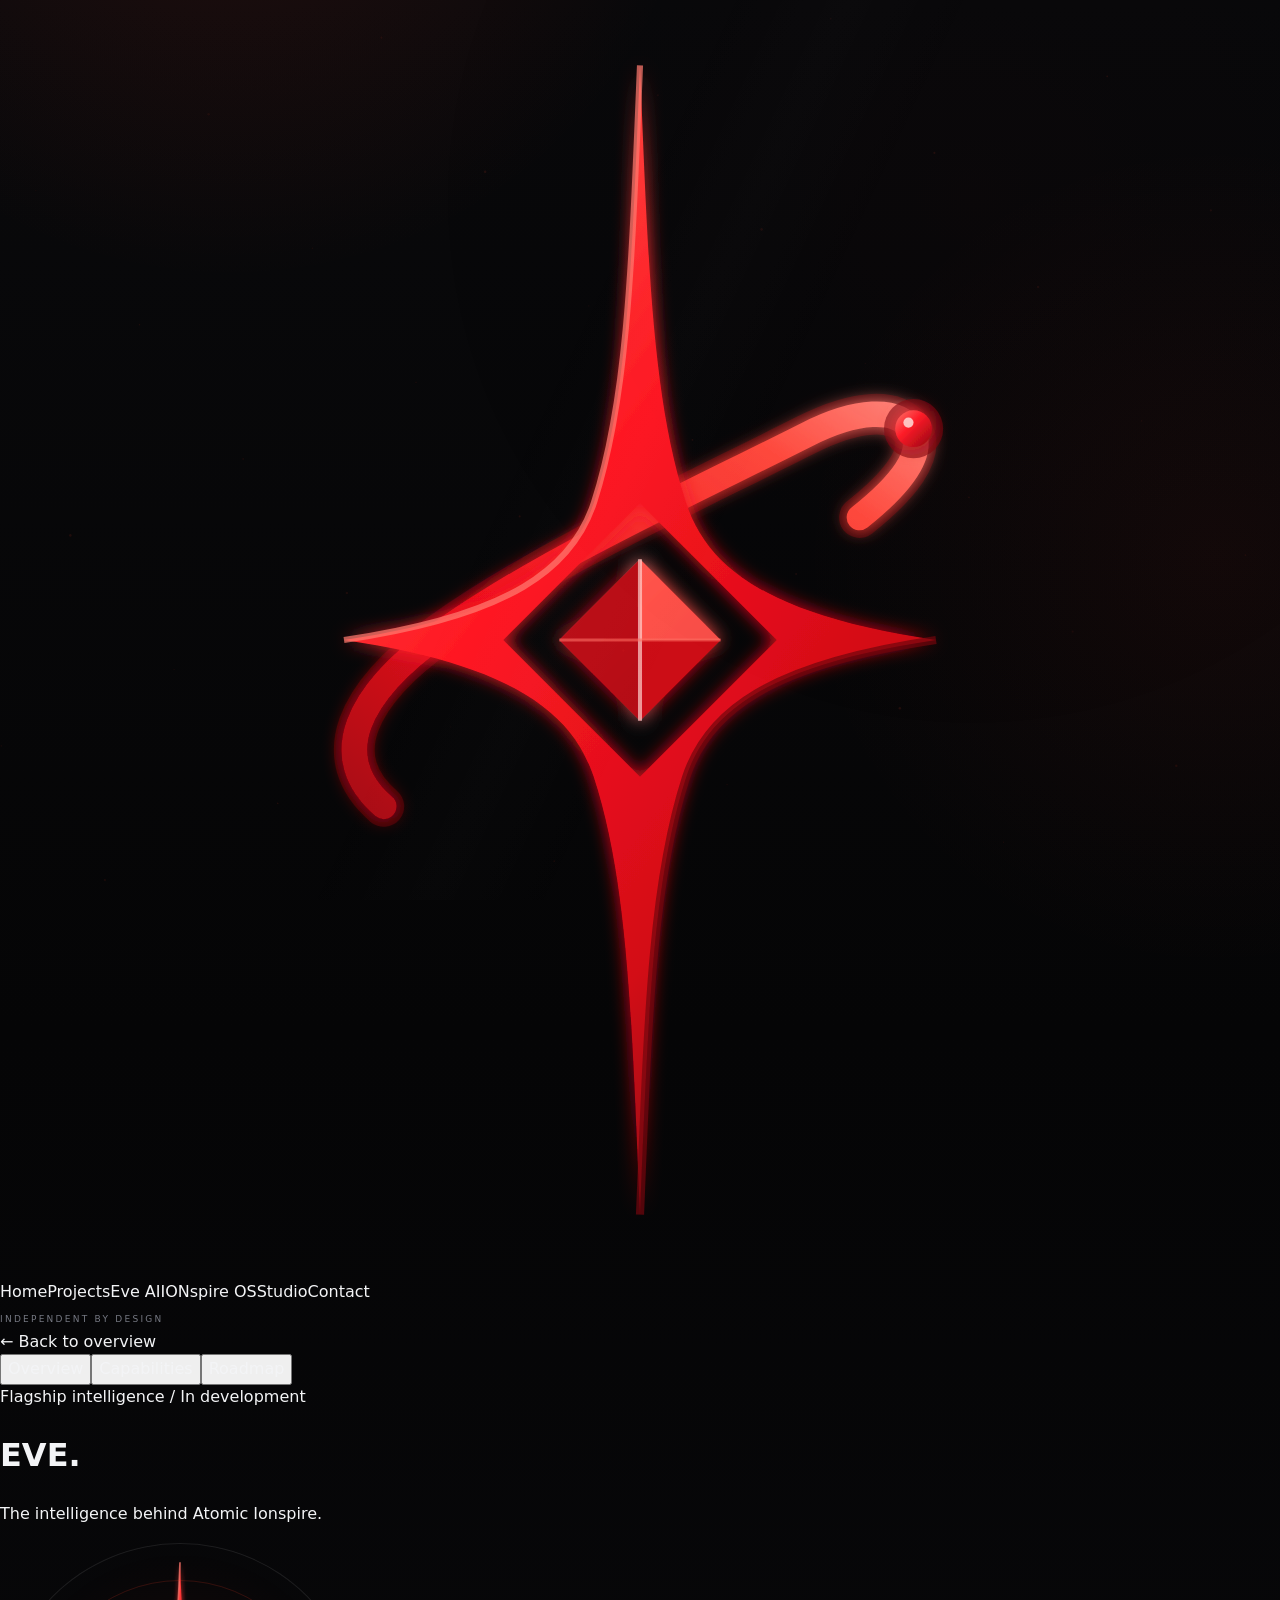
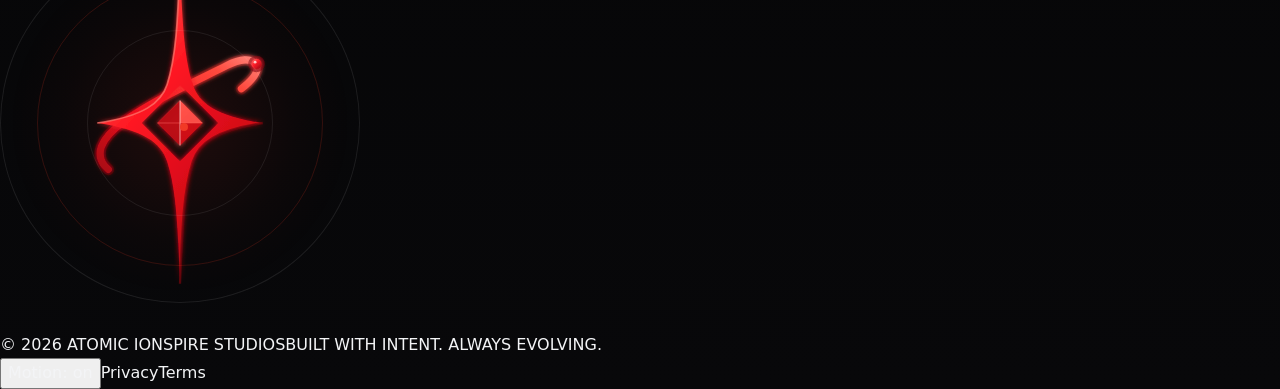
<file: eve.html>
<!doctype html>
<html lang="en"><head><meta charset="utf-8"><meta name="viewport" content="width=device-width,initial-scale=1"><meta name="theme-color" content="#08080a"><meta name="description" content="Atomic Ionspire Studios. Independent intelligence, operating systems, software and interactive worlds."><link rel="canonical" href="https://atomicionspire.com/eve.html"><title>Eve AI | Atomic Ionspire Studios</title><link rel="icon" href="assets/ion-spire-v1.svg"><link rel="stylesheet" href="style.css?v=4.1.2"><link rel="stylesheet" href="premium.css?v=4.1.2"><link rel="stylesheet" href="details.css?v=4.1.2"><style>/* Explicit panel focus avoids Chromium's automatic scroll-container ring. */
#main,#main .panel,#main .detail-screen{outline:0!important}
body[data-input="keyboard"] #main:focus-visible,body[data-input="keyboard"] #main .panel:focus-visible,body[data-input="keyboard"] #main .detail-screen:focus-visible{box-shadow:inset 0 0 0 2px #ff4930}
</style></head>
<body data-site-version="4.1.2" class="detail-page"><a class="skip" href="#main">Skip to content</a><canvas id="energy-field" aria-hidden="true"></canvas><div class="scene-vignette" aria-hidden="true"></div><div class="transition-curtain" aria-hidden="true"></div><div class="pointer-light" aria-hidden="true"></div><div class="grain" aria-hidden="true"></div>
<div class="shell"><header><a class="brand" href="index.html#home" aria-label="Atomic Ionspire Studios home"><img src="assets/ion-spire-v1.svg" alt=""><span>ATOMIC <b>IONSPIRE</b><small>STUDIOS</small></span></a><nav aria-label="Studio sections"><a href="index.html#home">Home</a><a href="index.html#projects">Projects</a><a href="index.html#eve" aria-current="page">Eve AI</a><a href="index.html#os">IONspire OS</a><a href="index.html#about">Studio</a><a href="index.html#contact">Contact</a></nav><span class="header-note">INDEPENDENT BY DESIGN</span></header>
<main id="main" tabindex="-1" class="detail-main"><div class="detail-toolbar"><a class="back-link" href="index.html#eve">← Back to overview</a><div class="detail-tabs" role="tablist" aria-label="Page sections"><button role="tab" id="detail-tab-0" aria-controls="detail-0" aria-selected="true" tabindex="0">Overview</button><button role="tab" id="detail-tab-1" aria-controls="detail-1" aria-selected="false" tabindex="-1">Capabilities</button><button role="tab" id="detail-tab-2" aria-controls="detail-2" aria-selected="false" tabindex="-1">Roadmap</button></div></div><div class="detail-screen" id="detail-0" role="tabpanel" aria-labelledby="detail-tab-0" tabindex="0"><div class="detail-intro-copy"><div class="page-hero">
<div class="wrap">
<div class="kicker">Flagship intelligence / In development</div>
<h1>EVE<span class="red-dot">.</span>
</h1>
<p class="lead">The intelligence behind Atomic Ionspire.</p>
</div>
</div>
</div><div class="detail-emblem" aria-hidden="true"><div class="orbit orbit-one"></div><img src="assets/ion-spire-v1.svg" alt=""></div></div><div class="detail-screen" id="detail-1" role="tabpanel" aria-labelledby="detail-tab-1" tabindex="0" hidden=""><section class="section">
<div class="eve-feature feature wrap">
<div>
<h2 class="title">A mind built to make the work compound.</h2>
<p class="lead">Eve is being developed as a private, local-first AI system that can understand the company's code, plans, products, and operating context.</p>
<div class="cards compact">
<article class="card">
<h3>Build</h3>
<p class="muted">Coding, debugging, architecture, and product creation.</p>
</article>
<article class="card">
<h3>Coordinate</h3>
<p class="muted">Specialized agents, tools, tests, and workflows.</p>
</article>
<article class="card">
<h3>Advise</h3>
<p class="muted">Research, analysis, business decisions, and escalation.</p>
</article>
</div>
</div>
</div>
</section>
</div><div class="detail-screen" id="detail-2" role="tabpanel" aria-labelledby="detail-tab-2" tabindex="0" hidden=""><section class="section">
<div class="timeline wrap">
<div class="timeline-item">
<strong>NOW</strong>
<div>
<h3>Foundation</h3>
<p class="muted">Train and evaluate Eve's core model with high-quality code and reasoning data.</p>
</div>
</div>
<div class="timeline-item">
<strong>NEXT</strong>
<div>
<h3>Tools &amp; memory</h3>
<p class="muted">Give Eve reliable project context, terminal workflows, web research, and measurable evaluations.</p>
</div>
</div>
<div class="timeline-item">
<strong>VISION</strong>
<div>
<h3>Command center</h3>
<p class="muted">A secure founder console for plans, approvals, voice, agents, and company status.</p>
</div>
</div>
</div>
</section>
</div></main><footer><span>© 2026 ATOMIC IONSPIRE STUDIOS</span><span class="footer-center">BUILT WITH INTENT. ALWAYS EVOLVING.</span><div><button id="motion" aria-pressed="false">Motion: on</button><a href="privacy.html">Privacy</a><a href="terms.html">Terms</a></div></footer></div><script src="details.js?v=4.1.2"></script><script src="energy.js?v=4.1.2"></script></body></html>
</file>
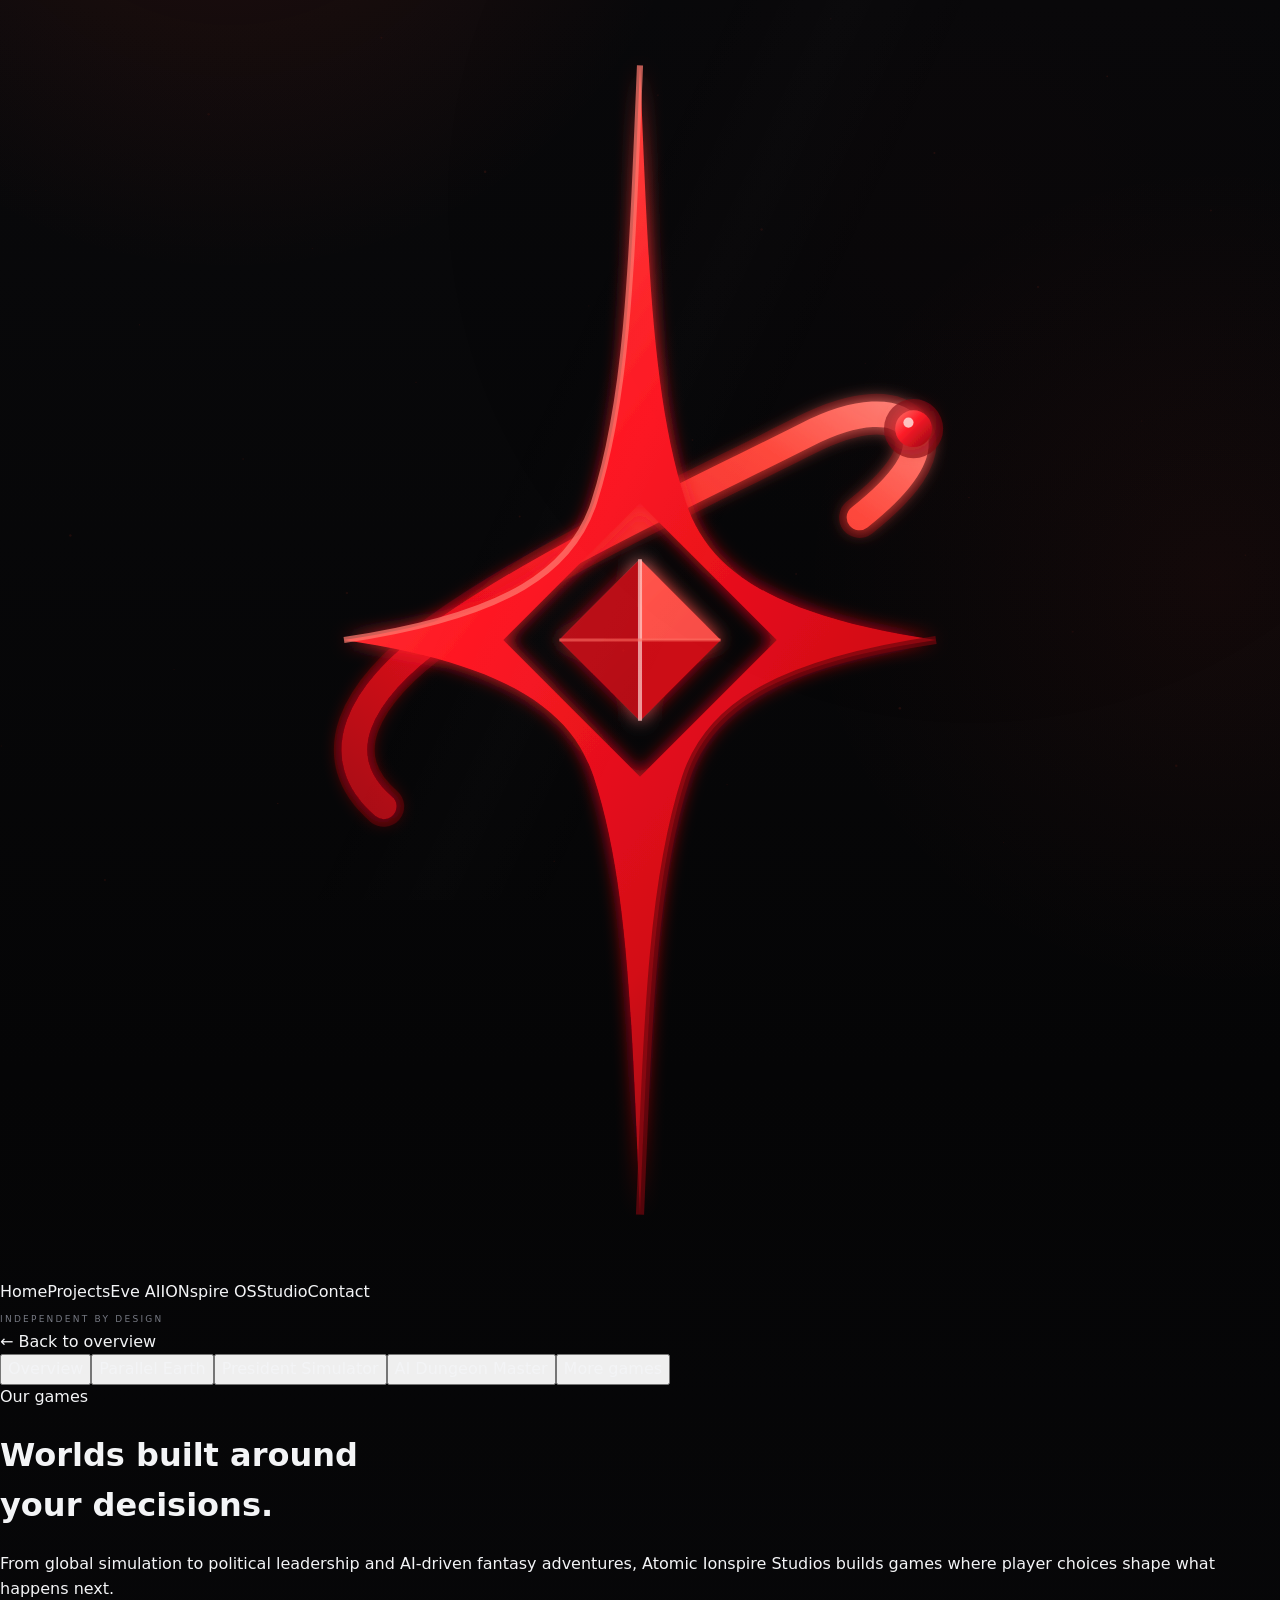
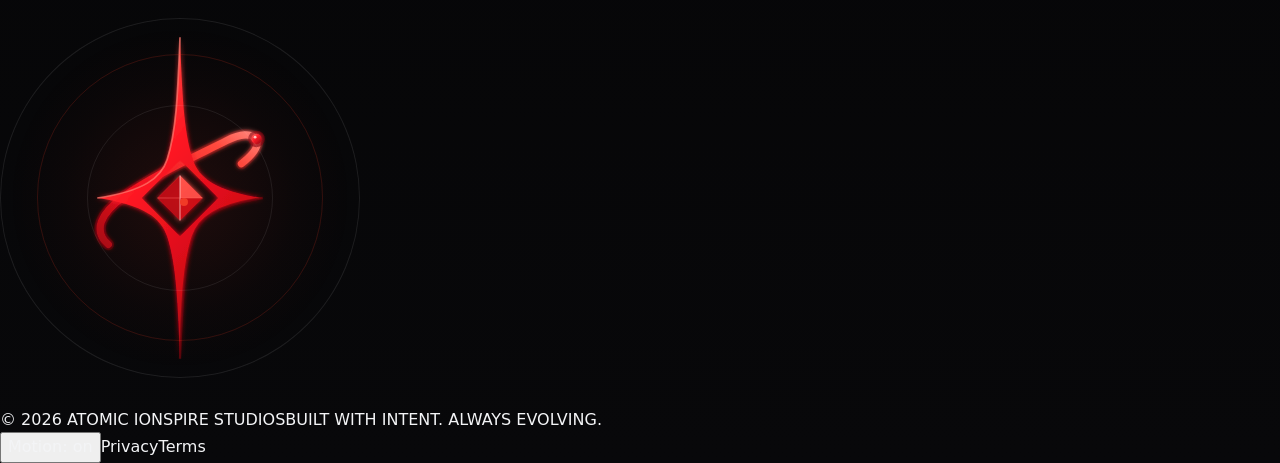
<file: games.html>
<!doctype html>
<html lang="en"><head><meta charset="utf-8"><meta name="viewport" content="width=device-width,initial-scale=1"><meta name="theme-color" content="#08080a"><meta name="description" content="Atomic Ionspire Studios. Independent intelligence, operating systems, software and interactive worlds."><link rel="canonical" href="https://atomicionspire.com/games.html"><title>Games | Atomic Ionspire Studios</title><link rel="icon" href="assets/ion-spire-v1.svg"><link rel="stylesheet" href="style.css?v=4.1.2"><link rel="stylesheet" href="premium.css?v=4.1.2"><link rel="stylesheet" href="details.css?v=4.1.2"><style>/* Explicit panel focus avoids Chromium's automatic scroll-container ring. */
#main,#main .panel,#main .detail-screen{outline:0!important}
body[data-input="keyboard"] #main:focus-visible,body[data-input="keyboard"] #main .panel:focus-visible,body[data-input="keyboard"] #main .detail-screen:focus-visible{box-shadow:inset 0 0 0 2px #ff4930}
</style></head>
<body data-site-version="4.1.2" class="detail-page"><a class="skip" href="#main">Skip to content</a><canvas id="energy-field" aria-hidden="true"></canvas><div class="scene-vignette" aria-hidden="true"></div><div class="transition-curtain" aria-hidden="true"></div><div class="pointer-light" aria-hidden="true"></div><div class="grain" aria-hidden="true"></div>
<div class="shell"><header><a class="brand" href="index.html#home" aria-label="Atomic Ionspire Studios home"><img src="assets/ion-spire-v1.svg" alt=""><span>ATOMIC <b>IONSPIRE</b><small>STUDIOS</small></span></a><nav aria-label="Studio sections"><a href="index.html#home">Home</a><a href="index.html#projects" aria-current="page">Projects</a><a href="index.html#eve">Eve AI</a><a href="index.html#os">IONspire OS</a><a href="index.html#about">Studio</a><a href="index.html#contact">Contact</a></nav><span class="header-note">INDEPENDENT BY DESIGN</span></header>
<main id="main" tabindex="-1" class="detail-main"><div class="detail-toolbar"><a class="back-link" href="index.html#projects">← Back to overview</a><div class="detail-tabs" role="tablist" aria-label="Page sections"><button role="tab" id="detail-tab-0" aria-controls="detail-0" aria-selected="true" tabindex="0">Overview</button><button role="tab" id="detail-tab-1" aria-controls="detail-1" aria-selected="false" tabindex="-1">Parallel Earth</button><button role="tab" id="detail-tab-2" aria-controls="detail-2" aria-selected="false" tabindex="-1">President Simulator</button><button role="tab" id="detail-tab-3" aria-controls="detail-3" aria-selected="false" tabindex="-1">AI Dungeon Master</button><button role="tab" id="detail-tab-4" aria-controls="detail-4" aria-selected="false" tabindex="-1">More games</button></div></div><div class="detail-screen" id="detail-0" role="tabpanel" aria-labelledby="detail-tab-0" tabindex="0"><div class="detail-intro-copy"><div class="page-hero">
<div class="wrap">
<div class="kicker">Our games</div>
<h1>Worlds built around<br>
<span class="stroke">your decisions.</span>
</h1>
<p class="lead">From global simulation to political leadership and AI-driven fantasy adventures, Atomic Ionspire Studios builds games where player choices shape what happens next.</p>
</div>
</div>
</div><div class="detail-emblem" aria-hidden="true"><div class="orbit orbit-one"></div><img src="assets/ion-spire-v1.svg" alt=""></div></div><div class="detail-screen" id="detail-1" role="tabpanel" aria-labelledby="detail-tab-1" tabindex="0" hidden=""><section class="section">
<div class="wrap">
<div class="feature">
<div>
<div class="kicker">In development</div>
<h2 class="title">Parallel Earth</h2>
<p class="lead">Guide a changing world through global crises, political tension, scientific breakthroughs, emerging technology, and unexpected discoveries.</p>
<div class="pill-row">
<span class="pill">Simulation</span>
<span class="pill">Strategy</span>
<span class="pill">Interactive Story</span>
<span class="pill">Android</span>
<span class="pill">iOS</span>
</div>
<div class="actions">
<a class="btn btn-primary" href="parallel-earth.html">Explore Parallel Earth</a>
</div>
</div>
</div>
</div>
</section>
</div><div class="detail-screen" id="detail-2" role="tabpanel" aria-labelledby="detail-tab-2" tabindex="0" hidden=""><section class="section">
<div class="wrap">
<div class="feature">
<div>
<div class="kicker">In development</div>
<h2 class="title">President Simulator</h2>
<p class="lead">Step into the presidency and make high-stakes decisions while managing leadership, national priorities, public pressure, and the consequences of your choices.</p>
<div class="pill-row">
<span class="pill">Political Simulation</span>
<span class="pill">Strategy</span>
<span class="pill">Decision Driven</span>
<span class="pill">Mobile</span>
</div>
<div class="actions">
<a class="btn btn-primary" href="president-simulator.html">View President Simulator</a>
</div>
</div>
</div>
</div>
</section>
</div><div class="detail-screen" id="detail-3" role="tabpanel" aria-labelledby="detail-tab-3" tabindex="0" hidden=""><section class="section">
<div class="wrap">
<div class="feature">
<div>
<div class="kicker">In development</div>
<h2 class="title">AI Dungeon Master</h2>
<p class="lead">An AI-powered role-playing adventure where the story reacts to what you say and do, creating a different campaign every time you play.</p>
<div class="pill-row">
<span class="pill">AI</span>
<span class="pill">RPG</span>
<span class="pill">Interactive Story</span>
<span class="pill">Procedural Adventure</span>
</div>
<div class="actions">
<a class="btn btn-primary" href="ai-dungeon-master.html">Enter AI Dungeon Master</a>
</div>
</div>
</div>
</div>
</section>
</div><div class="detail-screen" id="detail-4" role="tabpanel" aria-labelledby="detail-tab-4" tabindex="0" hidden=""><section class="section">
<div class="wrap">
<div class="kicker">Studio roadmap</div>
<h2 class="title">Original worlds. More ahead.</h2>
<p class="lead">Atomic Ionspire Studios is building a growing catalog of original games and interactive digital experiences, with each project focused on choice, simulation, and worlds that react to the player.</p>
</div>
</section>
<article class="card"><div class="kicker">In development</div><h3>Lockridge</h3><p>The next original video game from Atomic Ionspire Studios. Currently in development.</p><a class="text-link" href="index.html#projects">View the studio portfolio →</a></article></div></main><footer><span>© 2026 ATOMIC IONSPIRE STUDIOS</span><span class="footer-center">BUILT WITH INTENT. ALWAYS EVOLVING.</span><div><button id="motion" aria-pressed="false">Motion: on</button><a href="privacy.html">Privacy</a><a href="terms.html">Terms</a></div></footer></div><script src="details.js?v=4.1.2"></script><script src="energy.js?v=4.1.2"></script></body></html>
</file>
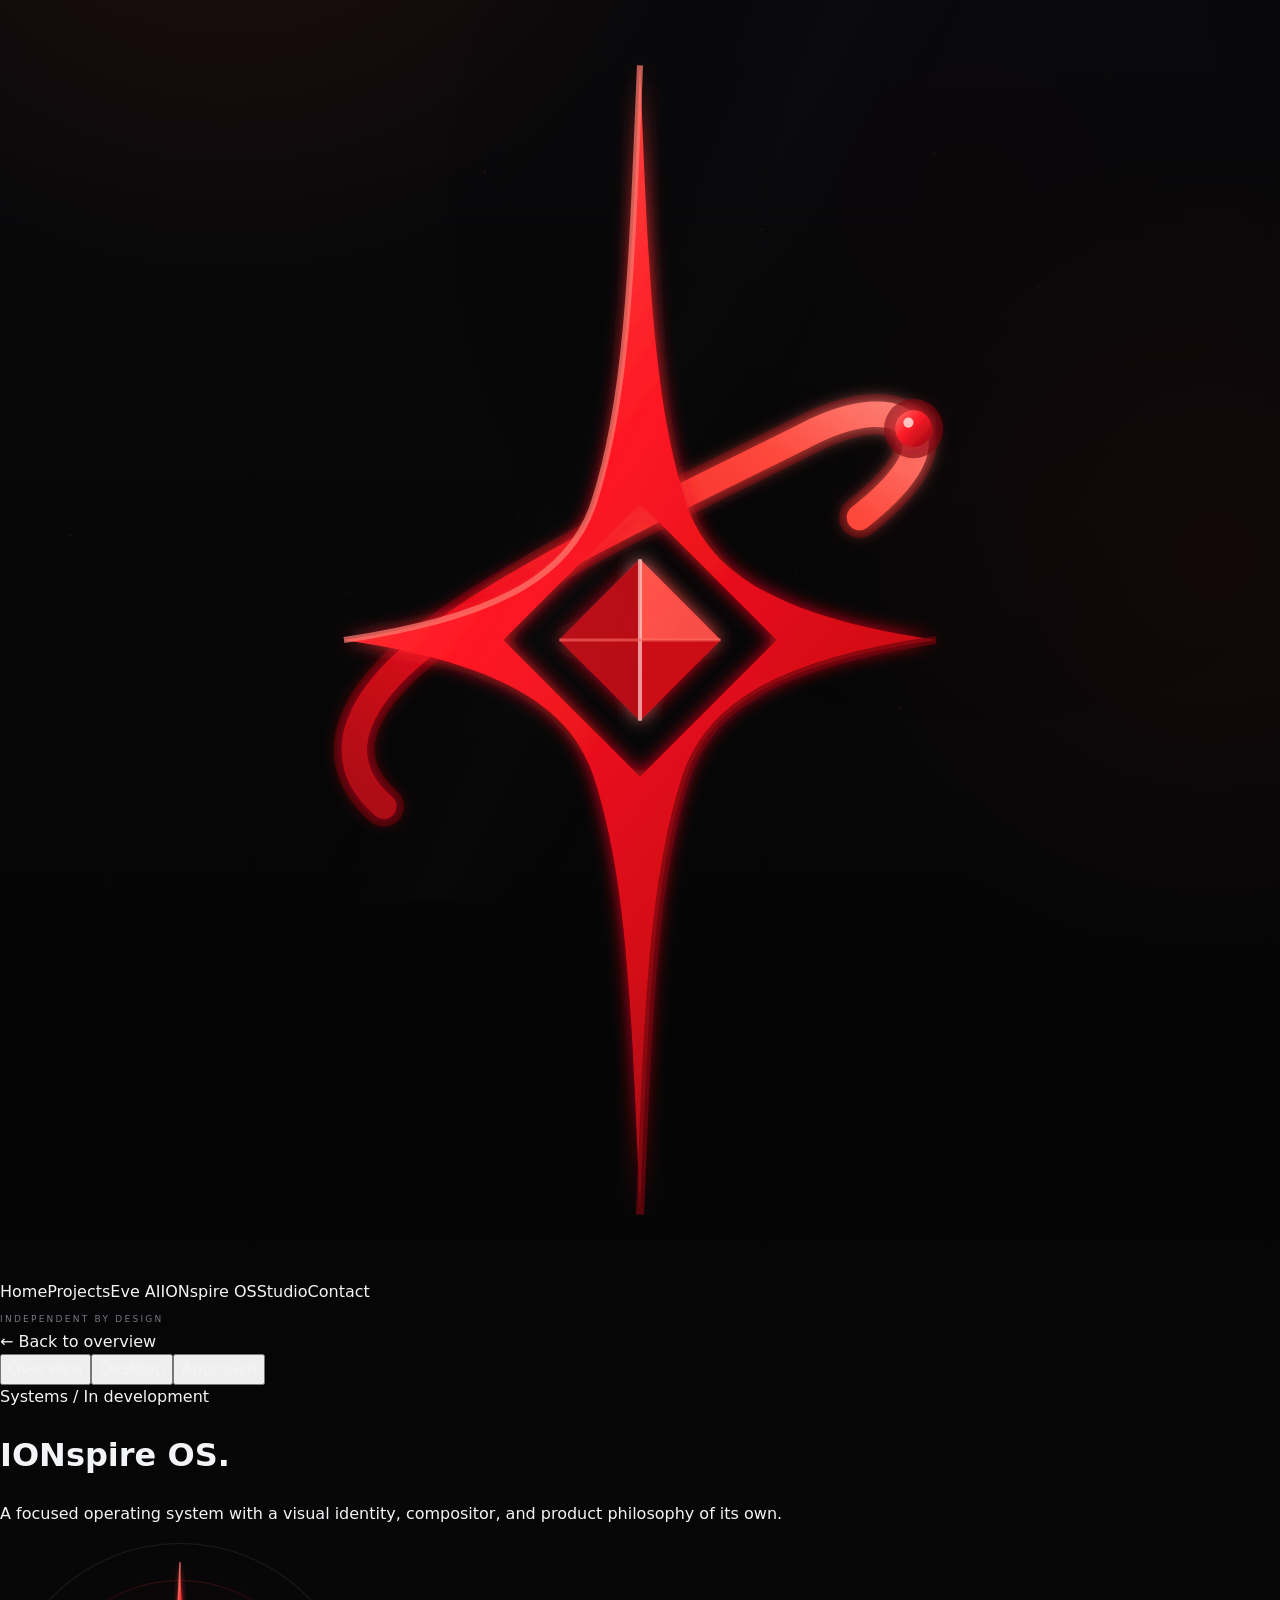
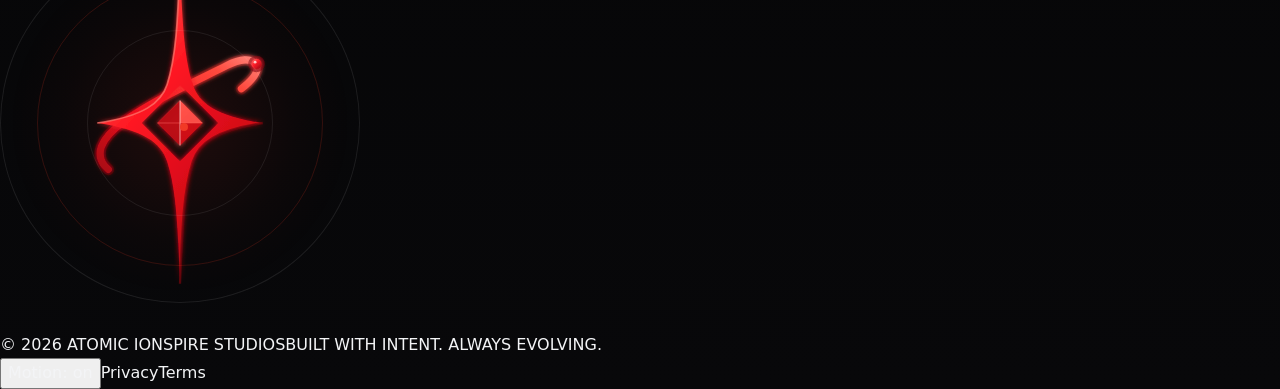
<file: ionspire-os.html>
<!doctype html>
<html lang="en"><head><meta charset="utf-8"><meta name="viewport" content="width=device-width,initial-scale=1"><meta name="theme-color" content="#08080a"><meta name="description" content="Atomic Ionspire Studios. Independent intelligence, operating systems, software and interactive worlds."><link rel="canonical" href="https://atomicionspire.com/ionspire-os.html"><title>IONspire OS | Atomic Ionspire Studios</title><link rel="icon" href="assets/ion-spire-v1.svg"><link rel="stylesheet" href="style.css?v=4.1.2"><link rel="stylesheet" href="premium.css?v=4.1.2"><link rel="stylesheet" href="details.css?v=4.1.2"><style>/* Explicit panel focus avoids Chromium's automatic scroll-container ring. */
#main,#main .panel,#main .detail-screen{outline:0!important}
body[data-input="keyboard"] #main:focus-visible,body[data-input="keyboard"] #main .panel:focus-visible,body[data-input="keyboard"] #main .detail-screen:focus-visible{box-shadow:inset 0 0 0 2px #ff4930}
</style></head>
<body data-site-version="4.1.2" class="detail-page"><a class="skip" href="#main">Skip to content</a><canvas id="energy-field" aria-hidden="true"></canvas><div class="scene-vignette" aria-hidden="true"></div><div class="transition-curtain" aria-hidden="true"></div><div class="pointer-light" aria-hidden="true"></div><div class="grain" aria-hidden="true"></div>
<div class="shell"><header><a class="brand" href="index.html#home" aria-label="Atomic Ionspire Studios home"><img src="assets/ion-spire-v1.svg" alt=""><span>ATOMIC <b>IONSPIRE</b><small>STUDIOS</small></span></a><nav aria-label="Studio sections"><a href="index.html#home">Home</a><a href="index.html#projects">Projects</a><a href="index.html#eve">Eve AI</a><a href="index.html#os" aria-current="page">IONspire OS</a><a href="index.html#about">Studio</a><a href="index.html#contact">Contact</a></nav><span class="header-note">INDEPENDENT BY DESIGN</span></header>
<main id="main" tabindex="-1" class="detail-main"><div class="detail-toolbar"><a class="back-link" href="index.html#os">← Back to overview</a><div class="detail-tabs" role="tablist" aria-label="Page sections"><button role="tab" id="detail-tab-0" aria-controls="detail-0" aria-selected="true" tabindex="0">Overview</button><button role="tab" id="detail-tab-1" aria-controls="detail-1" aria-selected="false" tabindex="-1">Desktop</button><button role="tab" id="detail-tab-2" aria-controls="detail-2" aria-selected="false" tabindex="-1">Approach</button></div></div><div class="detail-screen" id="detail-0" role="tabpanel" aria-labelledby="detail-tab-0" tabindex="0"><div class="detail-intro-copy"><div class="page-hero">
<div class="wrap">
<div class="kicker">Systems / In development</div>
<h1>ION<span class="stroke">spire OS.</span>
</h1>
<p class="lead">A focused operating system with a visual identity, compositor, and product philosophy of its own.</p>
</div>
</div>
</div><div class="detail-emblem" aria-hidden="true"><div class="orbit orbit-one"></div><img src="assets/ion-spire-v1.svg" alt=""></div></div><div class="detail-screen" id="detail-1" role="tabpanel" aria-labelledby="detail-tab-1" tabindex="0" hidden=""><section class="section">
<div class="feature os-feature wrap">
<div>
<div class="kicker">The system layer</div>
<h2 class="title">Own the surface.</h2>
<p class="lead">IONspire OS brings Atomic Ionspire's red-and-black language into the desktop and mobile experience—from the compositor and shell to the tools people use every day.</p>
<div class="pill-row">
<span class="pill">Desktop</span>
<span class="pill">Mobile</span>
<span class="pill">Compositor</span>
<span class="pill">Open roadmap</span>
</div>
</div>
</div>
</section>
</div><div class="detail-screen" id="detail-2" role="tabpanel" aria-labelledby="detail-tab-2" tabindex="0" hidden=""><section class="section">
<div class="cards three wrap">
<article class="card">
<div class="num">01 / EXPERIENCE</div>
<h3>Distinct by design</h3>
<p class="muted">A calm, focused workspace with energy where it matters.</p>
</article>
<article class="card">
<div class="num">02 / FOUNDATION</div>
<h3>Built in layers</h3>
<p class="muted">A documented architecture that can grow from prototype to daily driver.</p>
</article>
<article class="card">
<div class="num">03 / ROADMAP</div>
<h3>Measured progress</h3>
<p class="muted">Milestones, tests, and visual verification keep the vision honest.</p>
</article>
</div>
</section>
</div></main><footer><span>© 2026 ATOMIC IONSPIRE STUDIOS</span><span class="footer-center">BUILT WITH INTENT. ALWAYS EVOLVING.</span><div><button id="motion" aria-pressed="false">Motion: on</button><a href="privacy.html">Privacy</a><a href="terms.html">Terms</a></div></footer></div><script src="details.js?v=4.1.2"></script><script src="energy.js?v=4.1.2"></script></body></html>
</file>
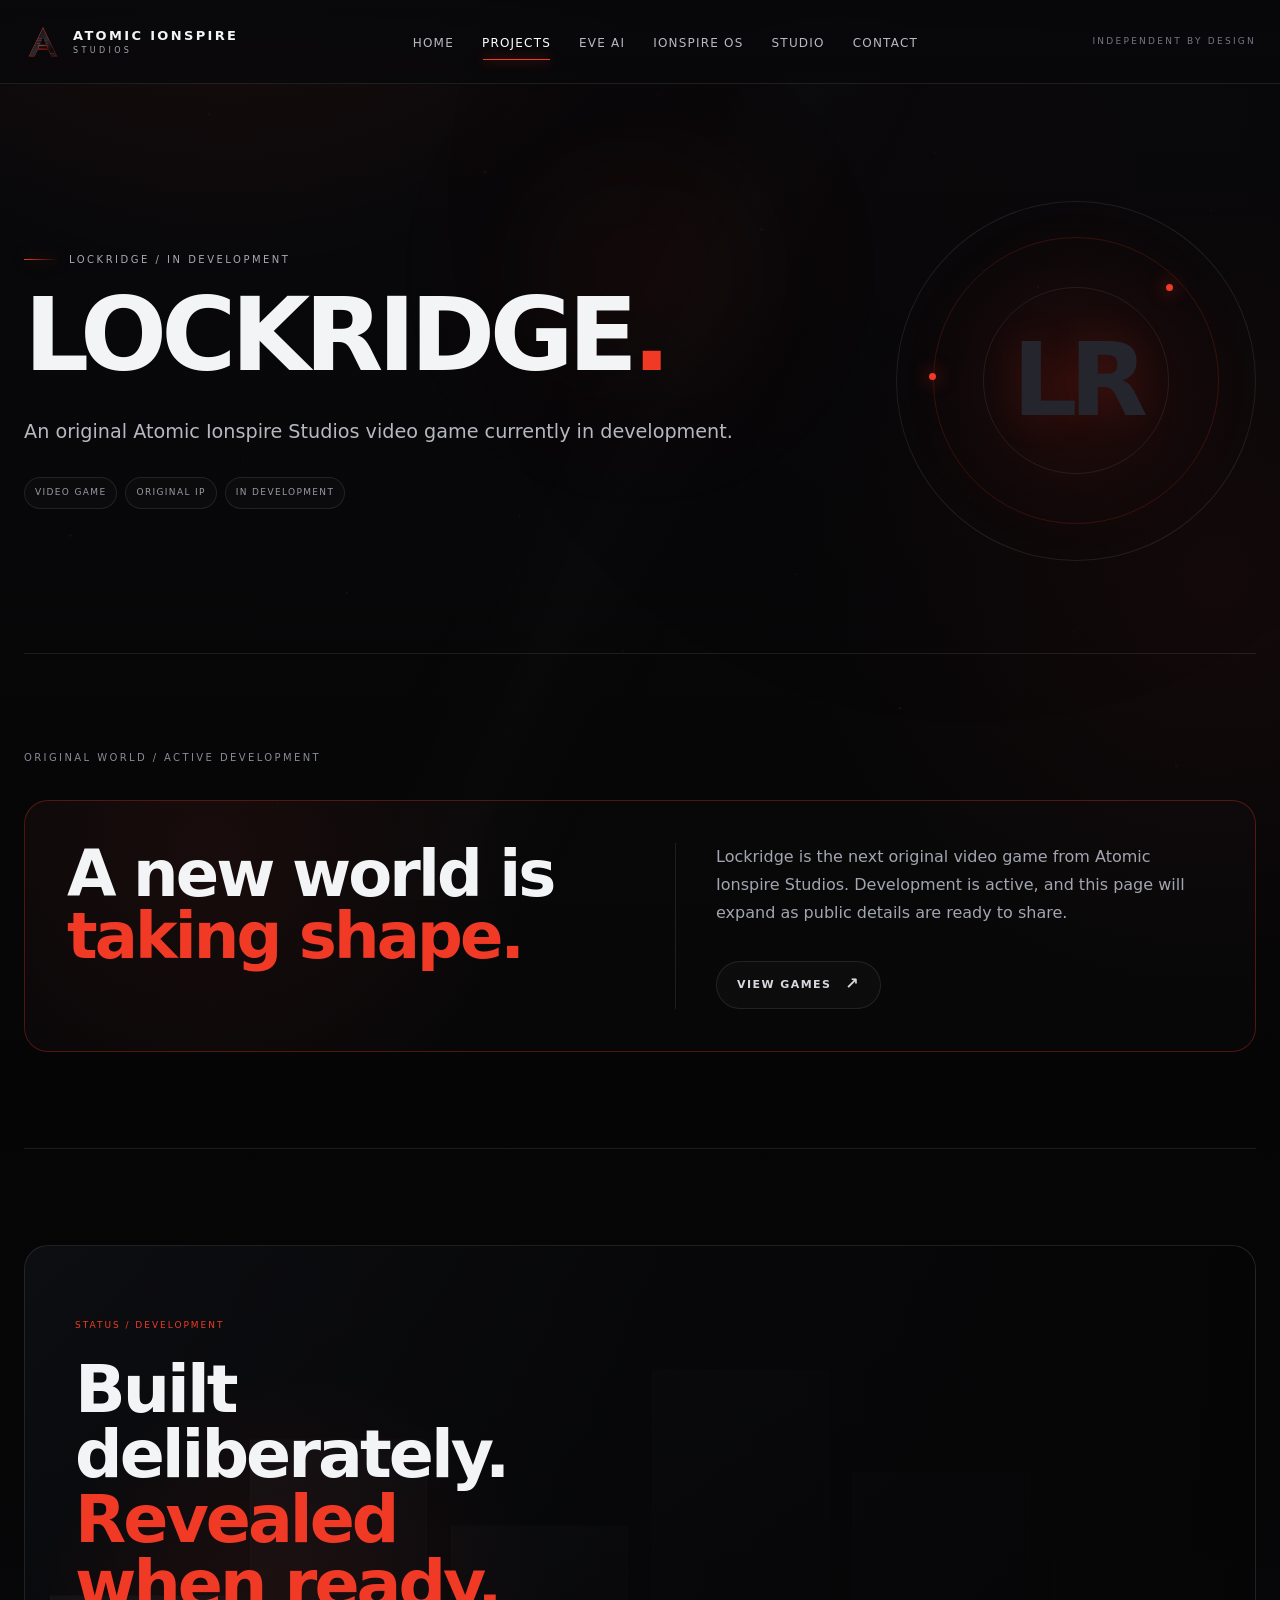
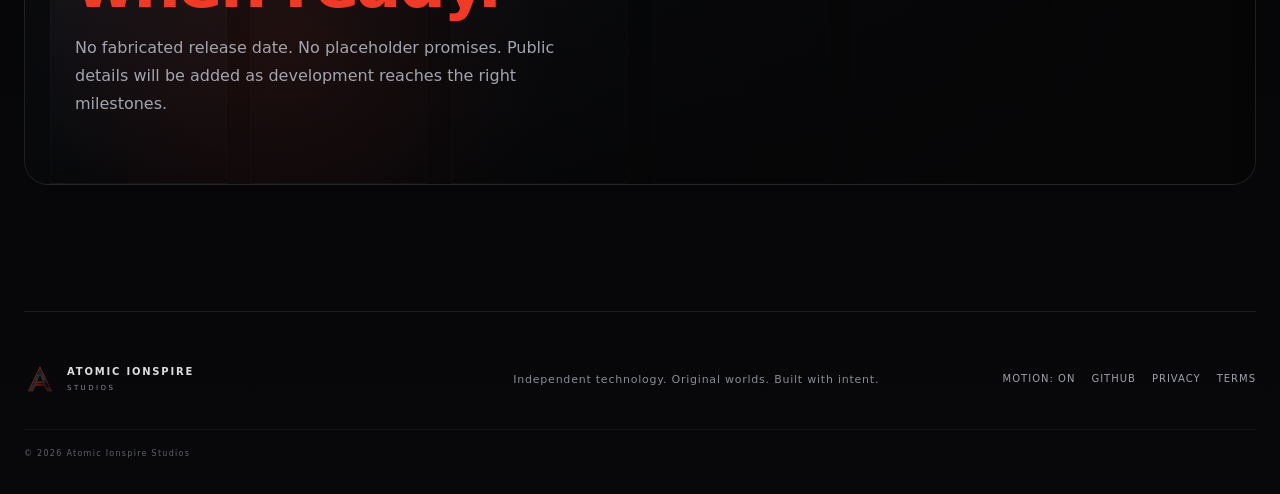
<file: lockridge.html>
<!doctype html>
<html lang="en"><head><meta charset="utf-8"><meta name="viewport" content="width=device-width,initial-scale=1,viewport-fit=cover"><meta name="theme-color" content="#070708"><meta name="color-scheme" content="dark"><meta name="description" content="Lockridge is an original Atomic Ionspire Studios video game currently in development."><link rel="canonical" href="https://atomicionspire.com/lockridge.html"><meta property="og:site_name" content="Atomic Ionspire Studios"><meta property="og:title" content="Lockridge | Atomic Ionspire Studios"><meta property="og:description" content="Lockridge is an original Atomic Ionspire Studios video game currently in development."><link rel="icon" href="assets/atomic-ionspire-binary-static.svg" type="image/svg+xml"><title>Lockridge | Atomic Ionspire Studios</title><link rel="stylesheet" href="style.css?v=5.0.0"><link rel="stylesheet" href="premium.css?v=5.0.0"><link rel="stylesheet" href="details.css?v=5.0.0"></head>
<body data-site-version="5.0.0" class="detail-page"><a class="skip" href="#main">Skip to content</a>
<canvas id="energy-field" aria-hidden="true"></canvas>
<div class="site-noise" aria-hidden="true"></div>
<div class="pointer-aura" aria-hidden="true"></div>
<header class="site-header" data-header>
  <a class="brand" href="index.html" aria-label="Atomic Ionspire Studios home">
    <img class="brand-mark" src="assets/atomic-ionspire-binary-static.svg" alt="">
    <span class="brand-type"><strong>ATOMIC IONSPIRE</strong><small>STUDIOS</small></span>
  </a>
  <button class="menu-btn" type="button" aria-expanded="false" aria-controls="primary-links"><span></span><span></span><span></span><span class="sr-only">Toggle navigation</span></button>
  <nav id="primary-links" class="primary-nav" aria-label="Primary navigation"><a href="index.html">Home</a><a href="projects.html" aria-current="page">Projects</a><a href="eve.html">Eve AI</a><a href="ionspire-os.html">IONspire OS</a><a href="about.html">Studio</a><a href="contact.html">Contact</a></nav>
  <span class="header-note">INDEPENDENT BY DESIGN</span>
</header><main id="main"><section class="detail-hero section-shell reveal"><div class="detail-hero-copy"><div class="eyebrow"><span></span>LOCKRIDGE / IN DEVELOPMENT</div><h1>LOCKRIDGE<em>.</em></h1><p class="hero-lead">An original Atomic Ionspire Studios video game currently in development.</p><div class="tag-row"><span>VIDEO GAME</span><span>ORIGINAL IP</span><span>IN DEVELOPMENT</span></div></div><div class="detail-emblem" aria-hidden="true"><span>LR</span><i></i><b></b></div></section>
<section class="section-shell detail-section reveal"><div class="section-kicker">ORIGINAL WORLD / ACTIVE DEVELOPMENT</div><div class="split-panel accent"><div><h2>A new world is <em>taking shape.</em></h2></div><div><p>Lockridge is the next original video game from Atomic Ionspire Studios. Development is active, and this page will expand as public details are ready to share.</p><a class="btn btn-ghost" href="games.html">View Games<span aria-hidden="true">↗</span></a></div></div></section>
<section class="section-shell lockridge-art reveal" aria-label="Lockridge development status"><div class="city-grid" aria-hidden="true"><i></i><i></i><i></i><i></i><i></i><i></i></div><div><span>STATUS / DEVELOPMENT</span><h2>Built deliberately.<br><em>Revealed when ready.</em></h2><p>No fabricated release date. No placeholder promises. Public details will be added as development reaches the right milestones.</p></div></section></main><footer class="site-footer">
  <a class="footer-brand" href="index.html"><img class="brand-mark" src="assets/atomic-ionspire-binary-static.svg" alt=""><span><strong>ATOMIC IONSPIRE</strong><small>STUDIOS</small></span></a>
  <p>Independent technology. Original worlds. Built with intent.</p>
  <div class="footer-links"><button id="motion" class="motion-toggle" type="button" aria-pressed="false">Motion: on</button><a href="https://github.com/atomicionspire">GitHub</a><a href="privacy.html">Privacy</a><a href="terms.html">Terms</a></div>
  <small>© 2026 Atomic Ionspire Studios</small>
</footer><script src="app.js?v=5.0.0"></script><script src="energy.js?v=5.0.0"></script></body></html>
</file>
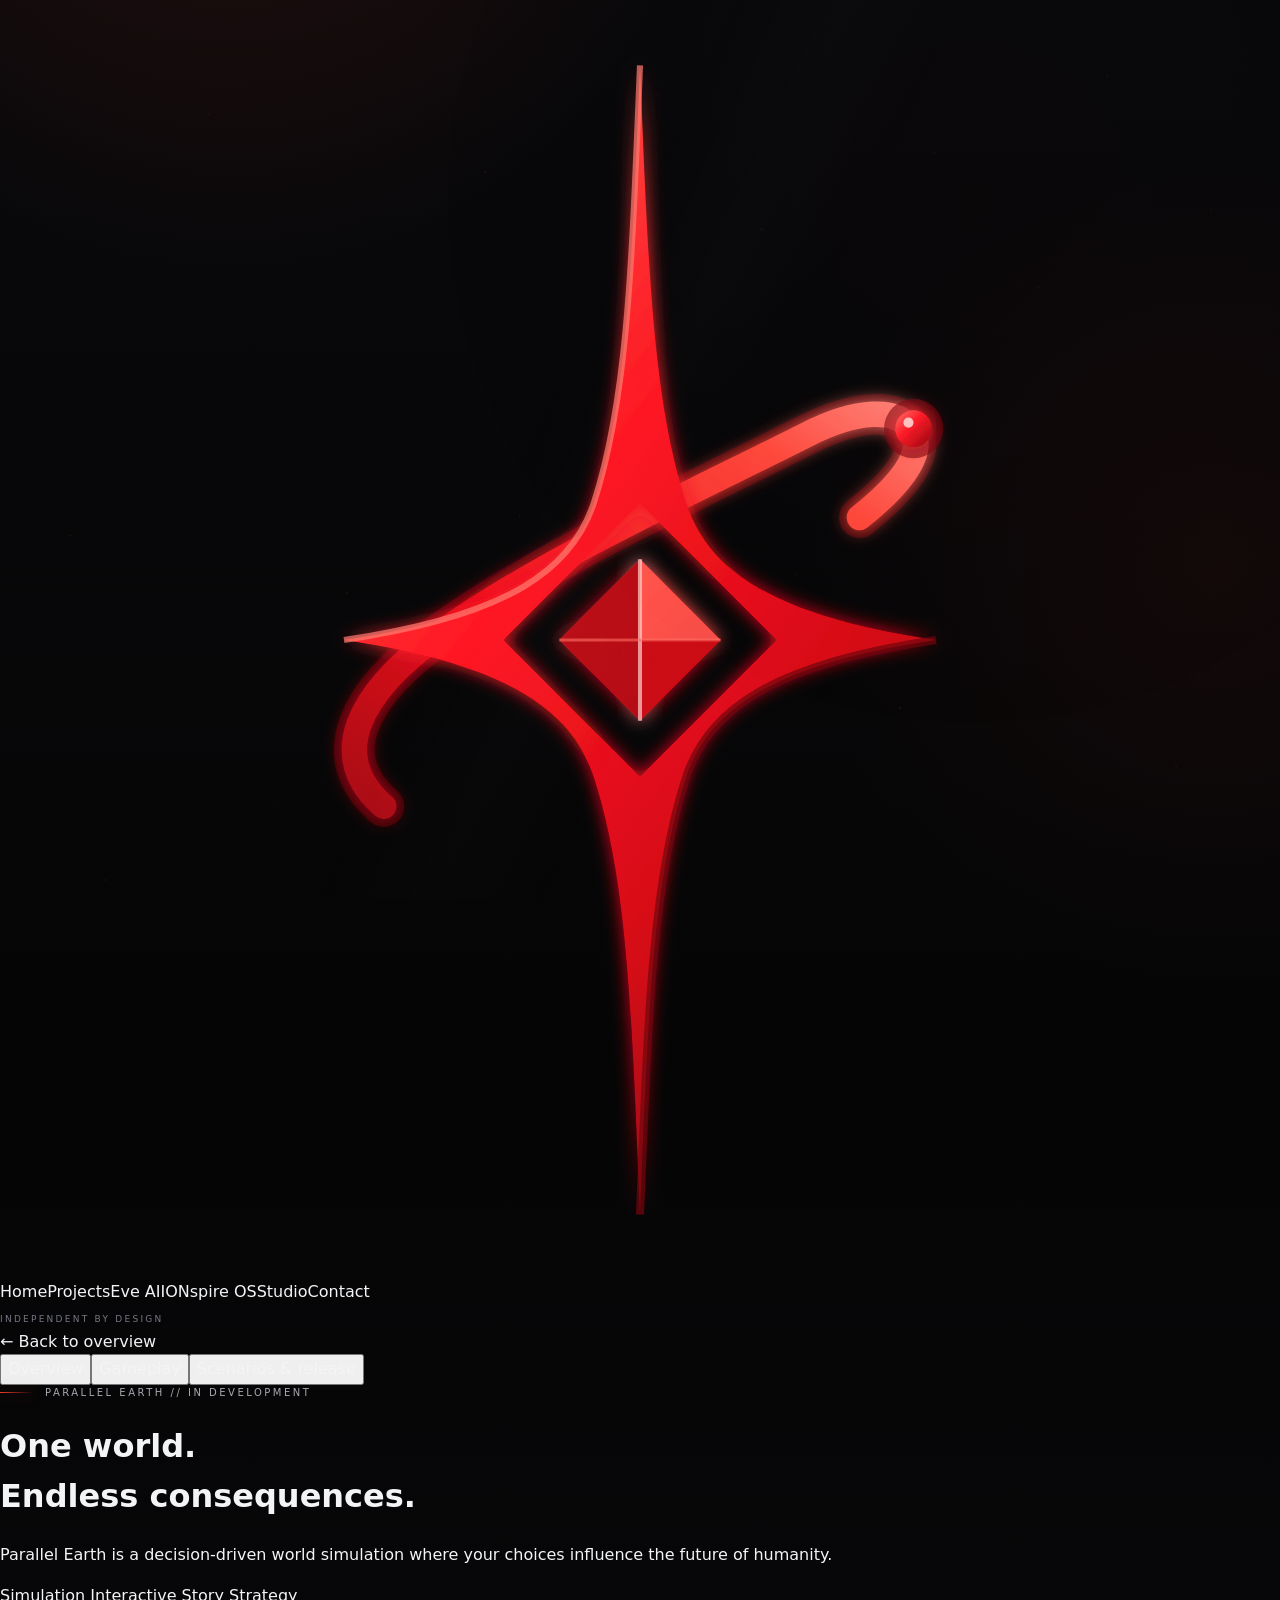
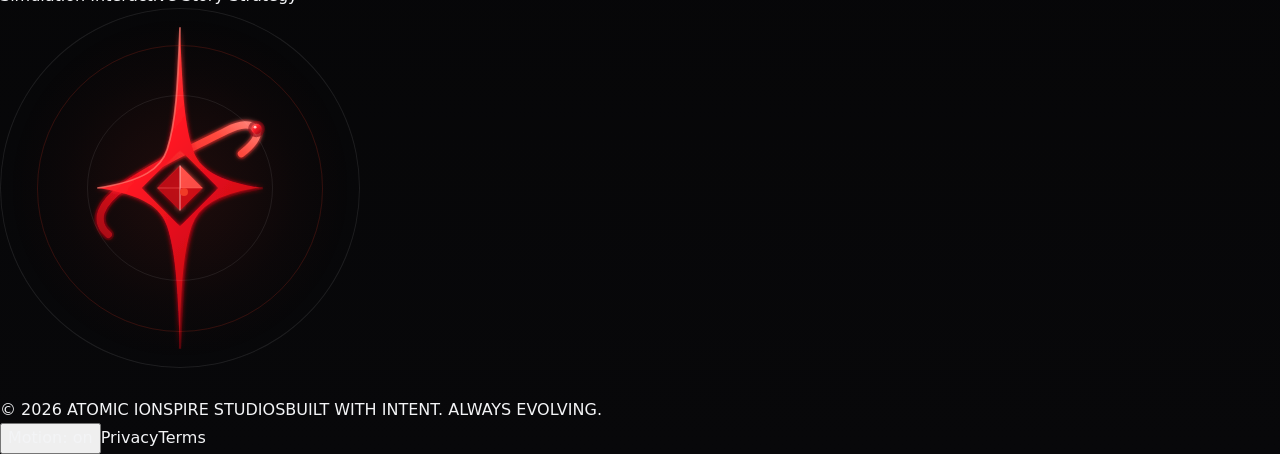
<file: parallel-earth.html>
<!doctype html>
<html lang="en"><head><meta charset="utf-8"><meta name="viewport" content="width=device-width,initial-scale=1"><meta name="theme-color" content="#08080a"><meta name="description" content="Atomic Ionspire Studios. Independent intelligence, operating systems, software and interactive worlds."><link rel="canonical" href="https://atomicionspire.com/parallel-earth.html"><title>Parallel Earth | Atomic Ionspire Studios</title><link rel="icon" href="assets/ion-spire-v1.svg"><link rel="stylesheet" href="style.css?v=4.1.2"><link rel="stylesheet" href="premium.css?v=4.1.2"><link rel="stylesheet" href="details.css?v=4.1.2"><style>/* Explicit panel focus avoids Chromium's automatic scroll-container ring. */
#main,#main .panel,#main .detail-screen{outline:0!important}
body[data-input="keyboard"] #main:focus-visible,body[data-input="keyboard"] #main .panel:focus-visible,body[data-input="keyboard"] #main .detail-screen:focus-visible{box-shadow:inset 0 0 0 2px #ff4930}
</style></head>
<body data-site-version="4.1.2" class="detail-page"><a class="skip" href="#main">Skip to content</a><canvas id="energy-field" aria-hidden="true"></canvas><div class="scene-vignette" aria-hidden="true"></div><div class="transition-curtain" aria-hidden="true"></div><div class="pointer-light" aria-hidden="true"></div><div class="grain" aria-hidden="true"></div>
<div class="shell"><header><a class="brand" href="index.html#home" aria-label="Atomic Ionspire Studios home"><img src="assets/ion-spire-v1.svg" alt=""><span>ATOMIC <b>IONSPIRE</b><small>STUDIOS</small></span></a><nav aria-label="Studio sections"><a href="index.html#home">Home</a><a href="index.html#projects" aria-current="page">Projects</a><a href="index.html#eve">Eve AI</a><a href="index.html#os">IONspire OS</a><a href="index.html#about">Studio</a><a href="index.html#contact">Contact</a></nav><span class="header-note">INDEPENDENT BY DESIGN</span></header>
<main id="main" tabindex="-1" class="detail-main"><div class="detail-toolbar"><a class="back-link" href="index.html#projects">← Back to overview</a><div class="detail-tabs" role="tablist" aria-label="Page sections"><button role="tab" id="detail-tab-0" aria-controls="detail-0" aria-selected="true" tabindex="0">Overview</button><button role="tab" id="detail-tab-1" aria-controls="detail-1" aria-selected="false" tabindex="-1">Gameplay</button><button role="tab" id="detail-tab-2" aria-controls="detail-2" aria-selected="false" tabindex="-1">Scenarios &amp; release</button></div></div><div class="detail-screen" id="detail-0" role="tabpanel" aria-labelledby="detail-tab-0" tabindex="0"><div class="detail-intro-copy"><div class="page-hero">
<div class="feature wrap">
<div>
<div class="eyebrow">
<span class="dot">
</span> Parallel Earth // In Development</div>
<h1>One world.<br>
<span class="stroke">Endless consequences.</span>
</h1>
<p class="lead">Parallel Earth is a decision-driven world simulation where your choices influence the future of humanity.</p>
<div class="pill-row">
<span class="pill">Simulation</span>
<span class="pill">Interactive Story</span>
<span class="pill">Strategy</span>
</div>
</div>
</div>
</div>
</div><div class="detail-emblem" aria-hidden="true"><div class="orbit orbit-one"></div><img src="assets/ion-spire-v1.svg" alt=""></div></div><div class="detail-screen" id="detail-1" role="tabpanel" aria-labelledby="detail-tab-1" tabindex="0" hidden=""><section class="section">
<div class="wrap">
<div class="kicker">The premise</div>
<h2 class="title">The world is changing. You decide how it responds.</h2>
<p class="lead">Artificial intelligence, climate pressure, resource shortages, biotechnology, international conflict, and discoveries beyond Earth can all reshape the future. Each scenario forces a decision, and each decision creates consequences.</p>
<div class="cards">
<article class="card">
<div class="num">01 // DECIDE</div>
<h3>Make the Call</h3>
<p class="muted">Choose how Earth responds when there is no perfect answer.</p>
</article>
<article class="card">
<div class="num">02 // CONSEQUENCE</div>
<h3>See What Changes</h3>
<p class="muted">Watch the world state shift based on the path you choose.</p>
</article>
<article class="card">
<div class="num">03 // EVOLVE</div>
<h3>Shape a Timeline</h3>
<p class="muted">Build a version of Earth defined by your decisions over time.</p>
</article>
</div>
</div>
</section>
</div><div class="detail-screen" id="detail-2" role="tabpanel" aria-labelledby="detail-tab-2" tabindex="0" hidden=""><section class="section">
<div class="feature wrap">
<div>
<div class="kicker">Scenario examples</div>
<div class="timeline">
<div class="timeline-item">
<strong>AI</strong>
<span>Respond to a global AI governance crisis.</span>
</div>
<div class="timeline-item">
<strong>CLIMATE</strong>
<span>Choose how humanity confronts dangerous environmental changes.</span>
</div>
<div class="timeline-item">
<strong>SCIENCE</strong>
<span>Decide who gets access to major breakthroughs.</span>
</div>
<div class="timeline-item">
<strong>SPACE</strong>
<span>Determine how Earth responds to a signal from beyond our planet.</span>
</div>
</div>
</div>
<div>
<div class="kicker">Release</div>
<h2 class="title">Coming to mobile.</h2>
<p class="muted">Parallel Earth is being prepared for Android and iOS. Store links and release information will appear here when available.</p>
<div class="actions">
<a class="btn btn-primary" href="contact.html">Follow the Studio</a>
<a class="btn btn-ghost" href="games.html">Back to Games</a>
</div>
</div>
</div>
</section>
</div></main><footer><span>© 2026 ATOMIC IONSPIRE STUDIOS</span><span class="footer-center">BUILT WITH INTENT. ALWAYS EVOLVING.</span><div><button id="motion" aria-pressed="false">Motion: on</button><a href="privacy.html">Privacy</a><a href="terms.html">Terms</a></div></footer></div><script src="details.js?v=4.1.2"></script><script src="energy.js?v=4.1.2"></script></body></html>
</file>
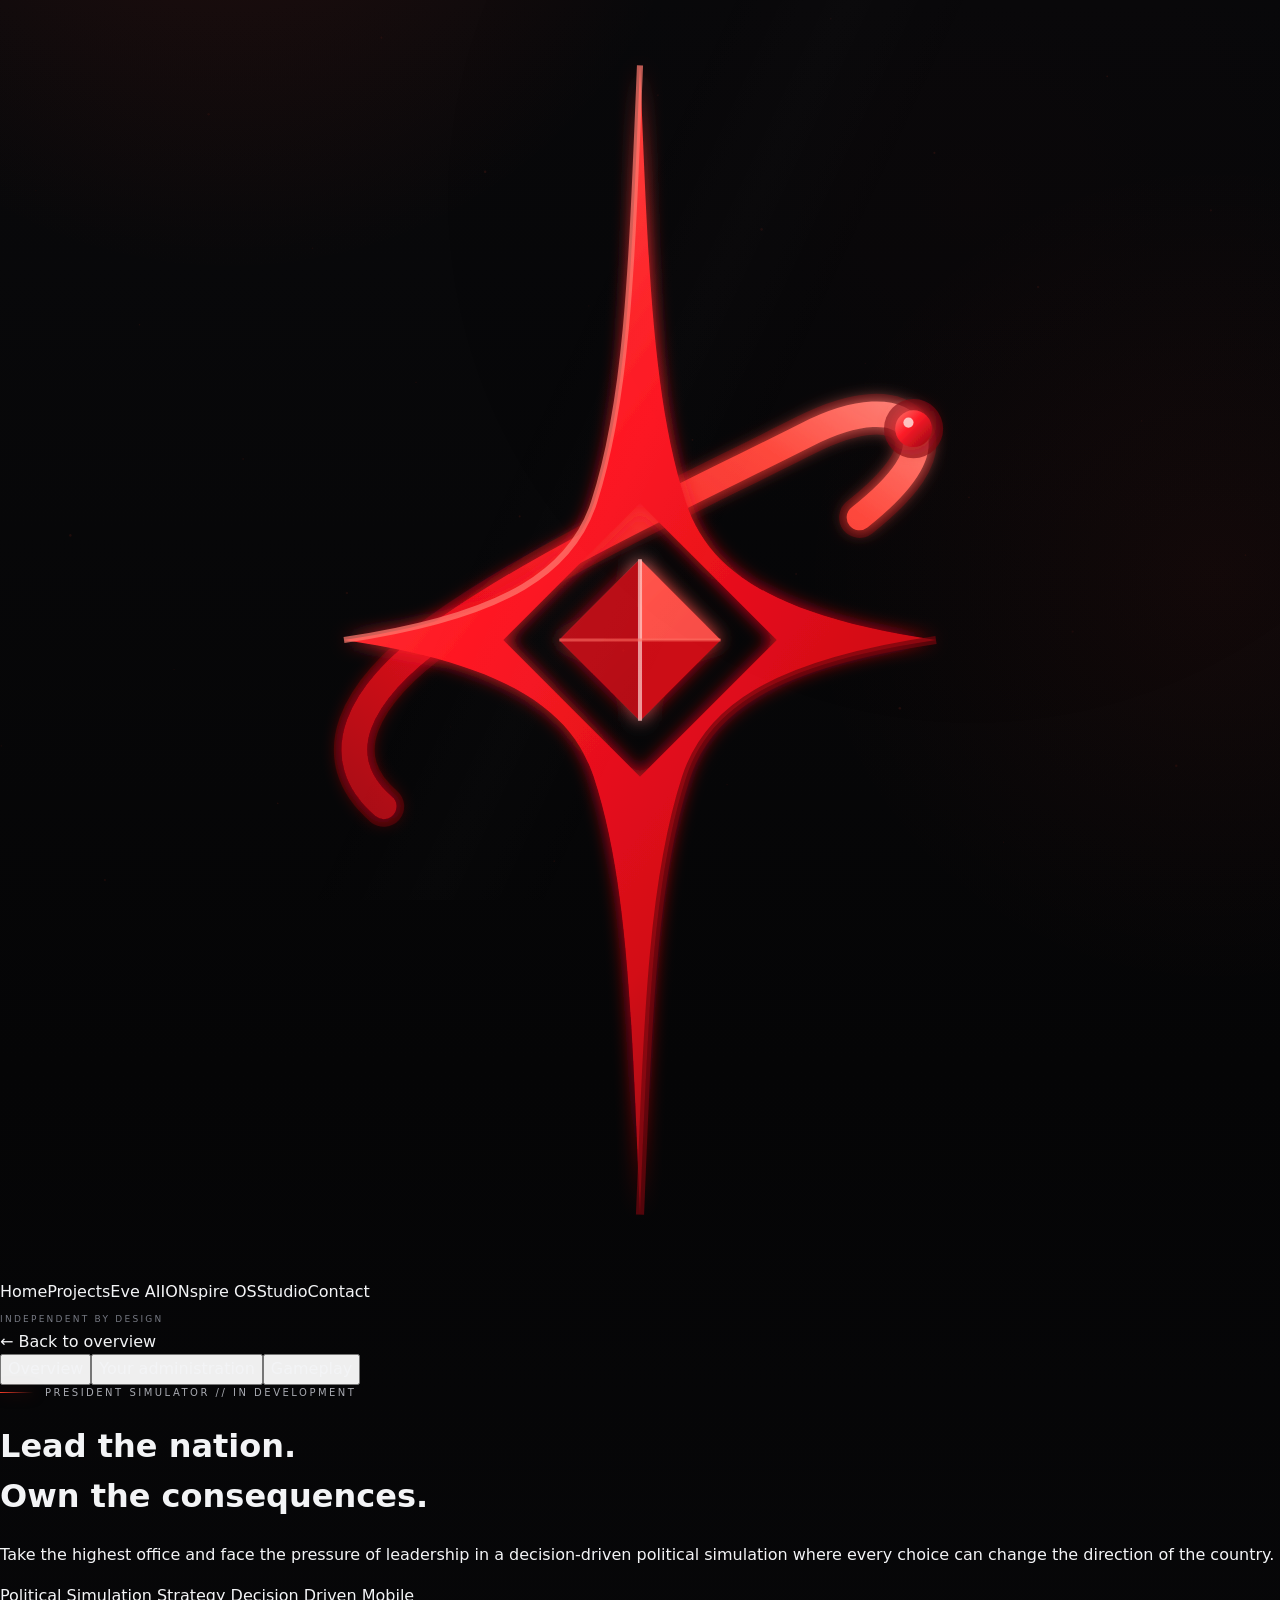
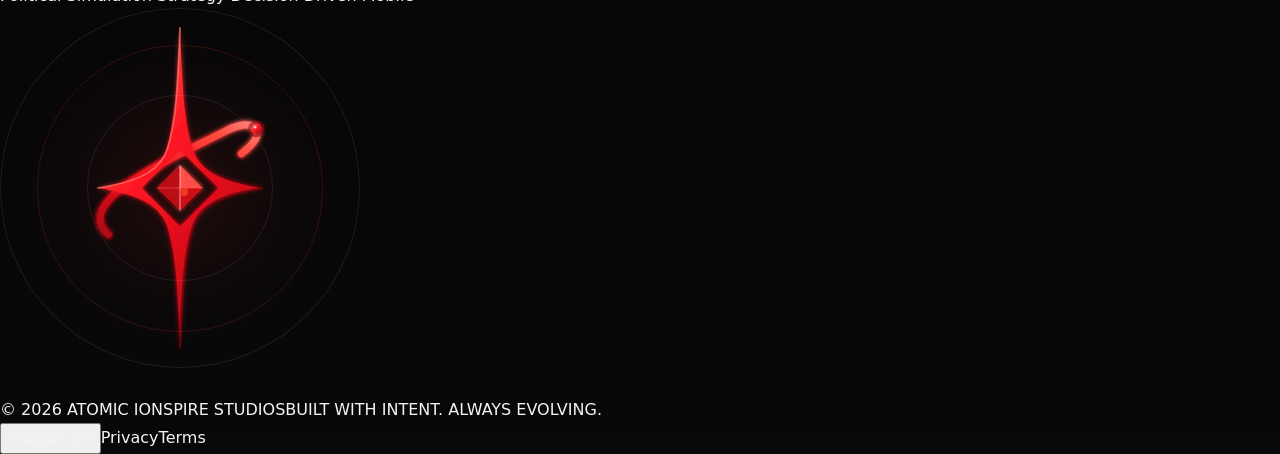
<file: president-simulator.html>
<!doctype html>
<html lang="en"><head><meta charset="utf-8"><meta name="viewport" content="width=device-width,initial-scale=1"><meta name="theme-color" content="#08080a"><meta name="description" content="Atomic Ionspire Studios. Independent intelligence, operating systems, software and interactive worlds."><link rel="canonical" href="https://atomicionspire.com/president-simulator.html"><title>President Simulator | Atomic Ionspire Studios</title><link rel="icon" href="assets/ion-spire-v1.svg"><link rel="stylesheet" href="style.css?v=4.1.2"><link rel="stylesheet" href="premium.css?v=4.1.2"><link rel="stylesheet" href="details.css?v=4.1.2"><style>/* Explicit panel focus avoids Chromium's automatic scroll-container ring. */
#main,#main .panel,#main .detail-screen{outline:0!important}
body[data-input="keyboard"] #main:focus-visible,body[data-input="keyboard"] #main .panel:focus-visible,body[data-input="keyboard"] #main .detail-screen:focus-visible{box-shadow:inset 0 0 0 2px #ff4930}
</style></head>
<body data-site-version="4.1.2" class="detail-page"><a class="skip" href="#main">Skip to content</a><canvas id="energy-field" aria-hidden="true"></canvas><div class="scene-vignette" aria-hidden="true"></div><div class="transition-curtain" aria-hidden="true"></div><div class="pointer-light" aria-hidden="true"></div><div class="grain" aria-hidden="true"></div>
<div class="shell"><header><a class="brand" href="index.html#home" aria-label="Atomic Ionspire Studios home"><img src="assets/ion-spire-v1.svg" alt=""><span>ATOMIC <b>IONSPIRE</b><small>STUDIOS</small></span></a><nav aria-label="Studio sections"><a href="index.html#home">Home</a><a href="index.html#projects" aria-current="page">Projects</a><a href="index.html#eve">Eve AI</a><a href="index.html#os">IONspire OS</a><a href="index.html#about">Studio</a><a href="index.html#contact">Contact</a></nav><span class="header-note">INDEPENDENT BY DESIGN</span></header>
<main id="main" tabindex="-1" class="detail-main"><div class="detail-toolbar"><a class="back-link" href="index.html#projects">← Back to overview</a><div class="detail-tabs" role="tablist" aria-label="Page sections"><button role="tab" id="detail-tab-0" aria-controls="detail-0" aria-selected="true" tabindex="0">Overview</button><button role="tab" id="detail-tab-1" aria-controls="detail-1" aria-selected="false" tabindex="-1">Your administration</button><button role="tab" id="detail-tab-2" aria-controls="detail-2" aria-selected="false" tabindex="-1">Gameplay</button></div></div><div class="detail-screen" id="detail-0" role="tabpanel" aria-labelledby="detail-tab-0" tabindex="0"><div class="detail-intro-copy"><div class="page-hero">
<div class="feature wrap">
<div>
<div class="eyebrow">
<span class="dot">
</span> President Simulator // In Development</div>
<h1>Lead the nation.<br>
<span class="stroke">Own the consequences.</span>
</h1>
<p class="lead">Take the highest office and face the pressure of leadership in a decision-driven political simulation where every choice can change the direction of the country.</p>
<div class="pill-row">
<span class="pill">Political Simulation</span>
<span class="pill">Strategy</span>
<span class="pill">Decision Driven</span>
<span class="pill">Mobile</span>
</div>
</div>
</div>
</div>
</div><div class="detail-emblem" aria-hidden="true"><div class="orbit orbit-one"></div><img src="assets/ion-spire-v1.svg" alt=""></div></div><div class="detail-screen" id="detail-1" role="tabpanel" aria-labelledby="detail-tab-1" tabindex="0" hidden=""><section class="section">
<div class="wrap">
<div class="feature">
<div>
<div class="kicker">Your administration</div>
<h2 class="title">Power comes with consequences.</h2>
<p class="lead">Balance national priorities, respond to difficult situations, make executive decisions, and navigate the pressure that comes with being president. The direction of your administration is shaped by the calls you make.</p>
</div>
</div>
</div>
</section>
</div><div class="detail-screen" id="detail-2" role="tabpanel" aria-labelledby="detail-tab-2" tabindex="0" hidden=""><section class="section">
<div class="wrap">
<div class="cards">
<article class="card">
<div class="num">01 // LEAD</div>
<h3>Make Presidential Decisions</h3>
<p class="muted">Choose how your administration responds when major decisions reach your desk.</p>
</article>
<article class="card">
<div class="num">02 // MANAGE</div>
<h3>Balance Priorities</h3>
<p class="muted">Handle competing pressures and decide what matters most for your presidency.</p>
</article>
<article class="card">
<div class="num">03 // CONSEQUENCES</div>
<h3>Shape the Outcome</h3>
<p class="muted">Watch your decisions influence the direction and legacy of your administration.</p>
</article>
</div>
<div class="actions">
<a class="btn btn-primary" href="games.html">Back to Games</a>
</div>
</div>
</section>
</div></main><footer><span>© 2026 ATOMIC IONSPIRE STUDIOS</span><span class="footer-center">BUILT WITH INTENT. ALWAYS EVOLVING.</span><div><button id="motion" aria-pressed="false">Motion: on</button><a href="privacy.html">Privacy</a><a href="terms.html">Terms</a></div></footer></div><script src="details.js?v=4.1.2"></script><script src="energy.js?v=4.1.2"></script></body></html>
</file>
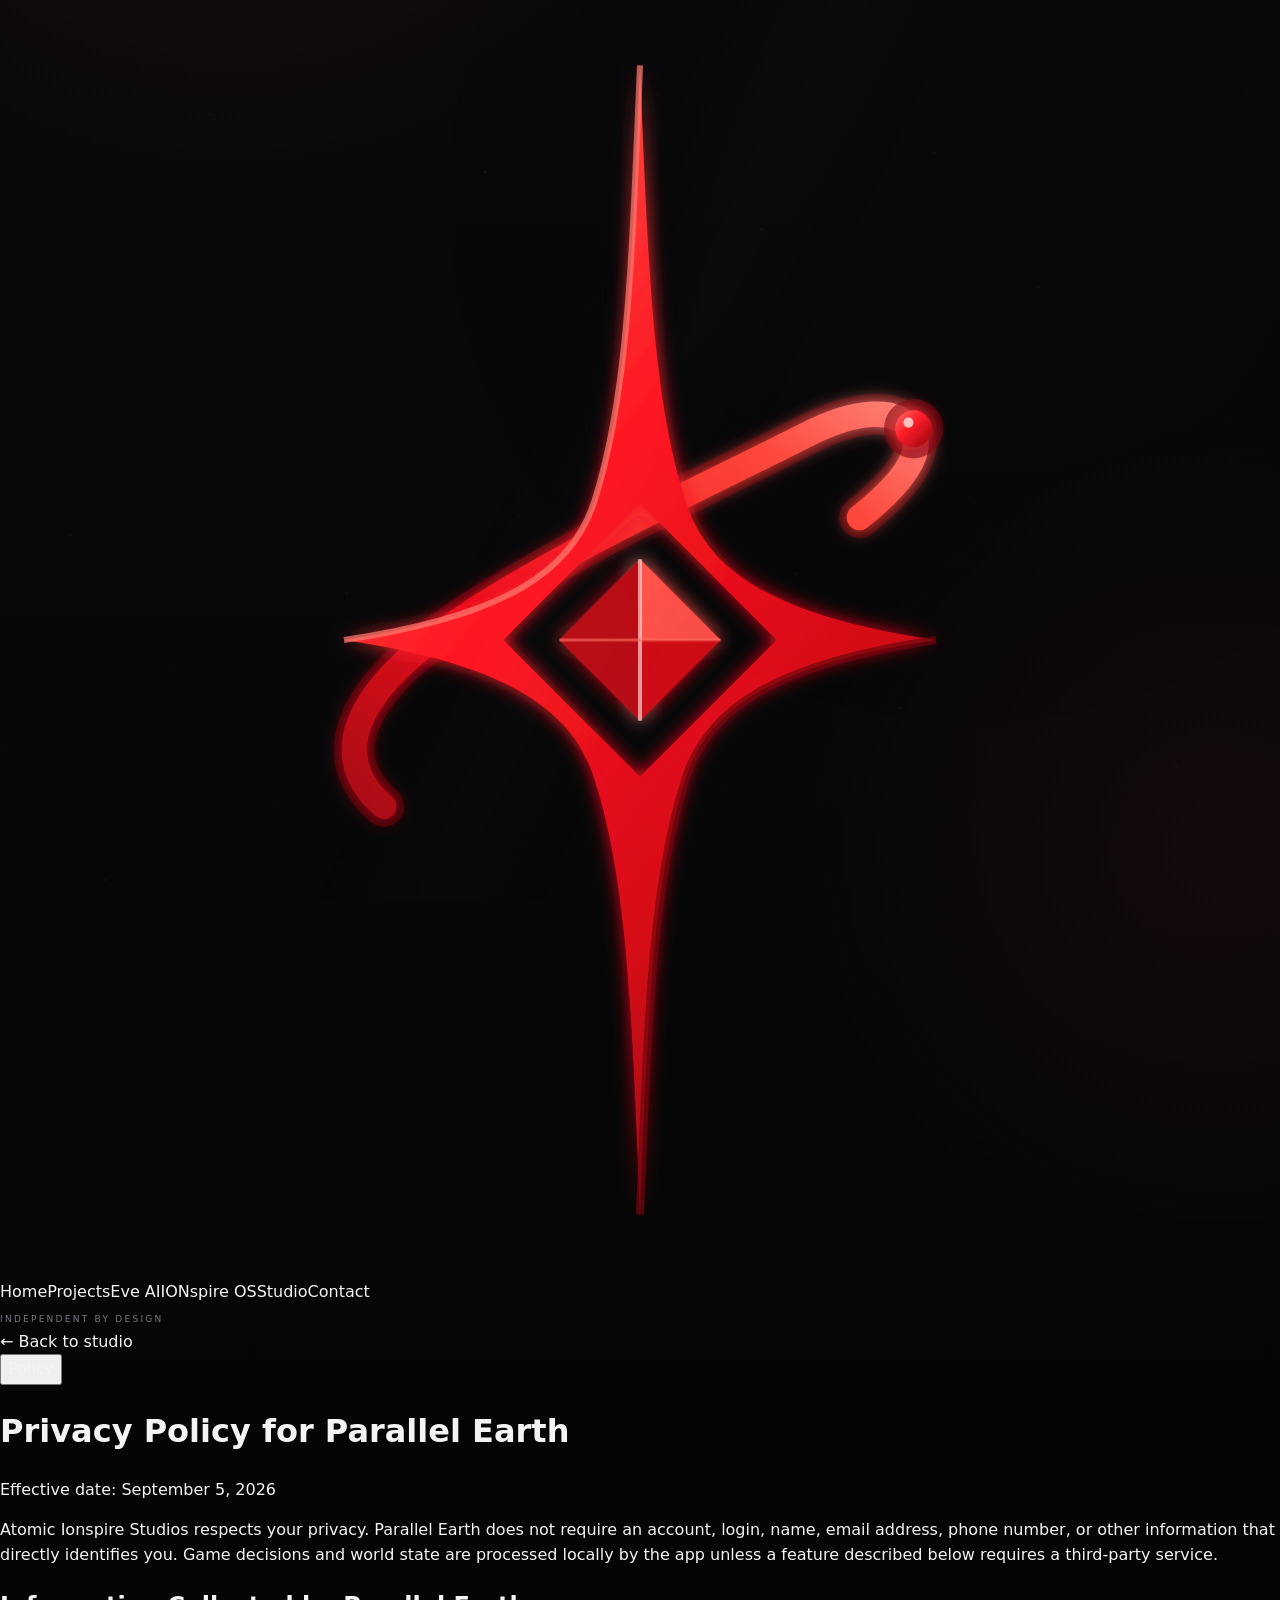
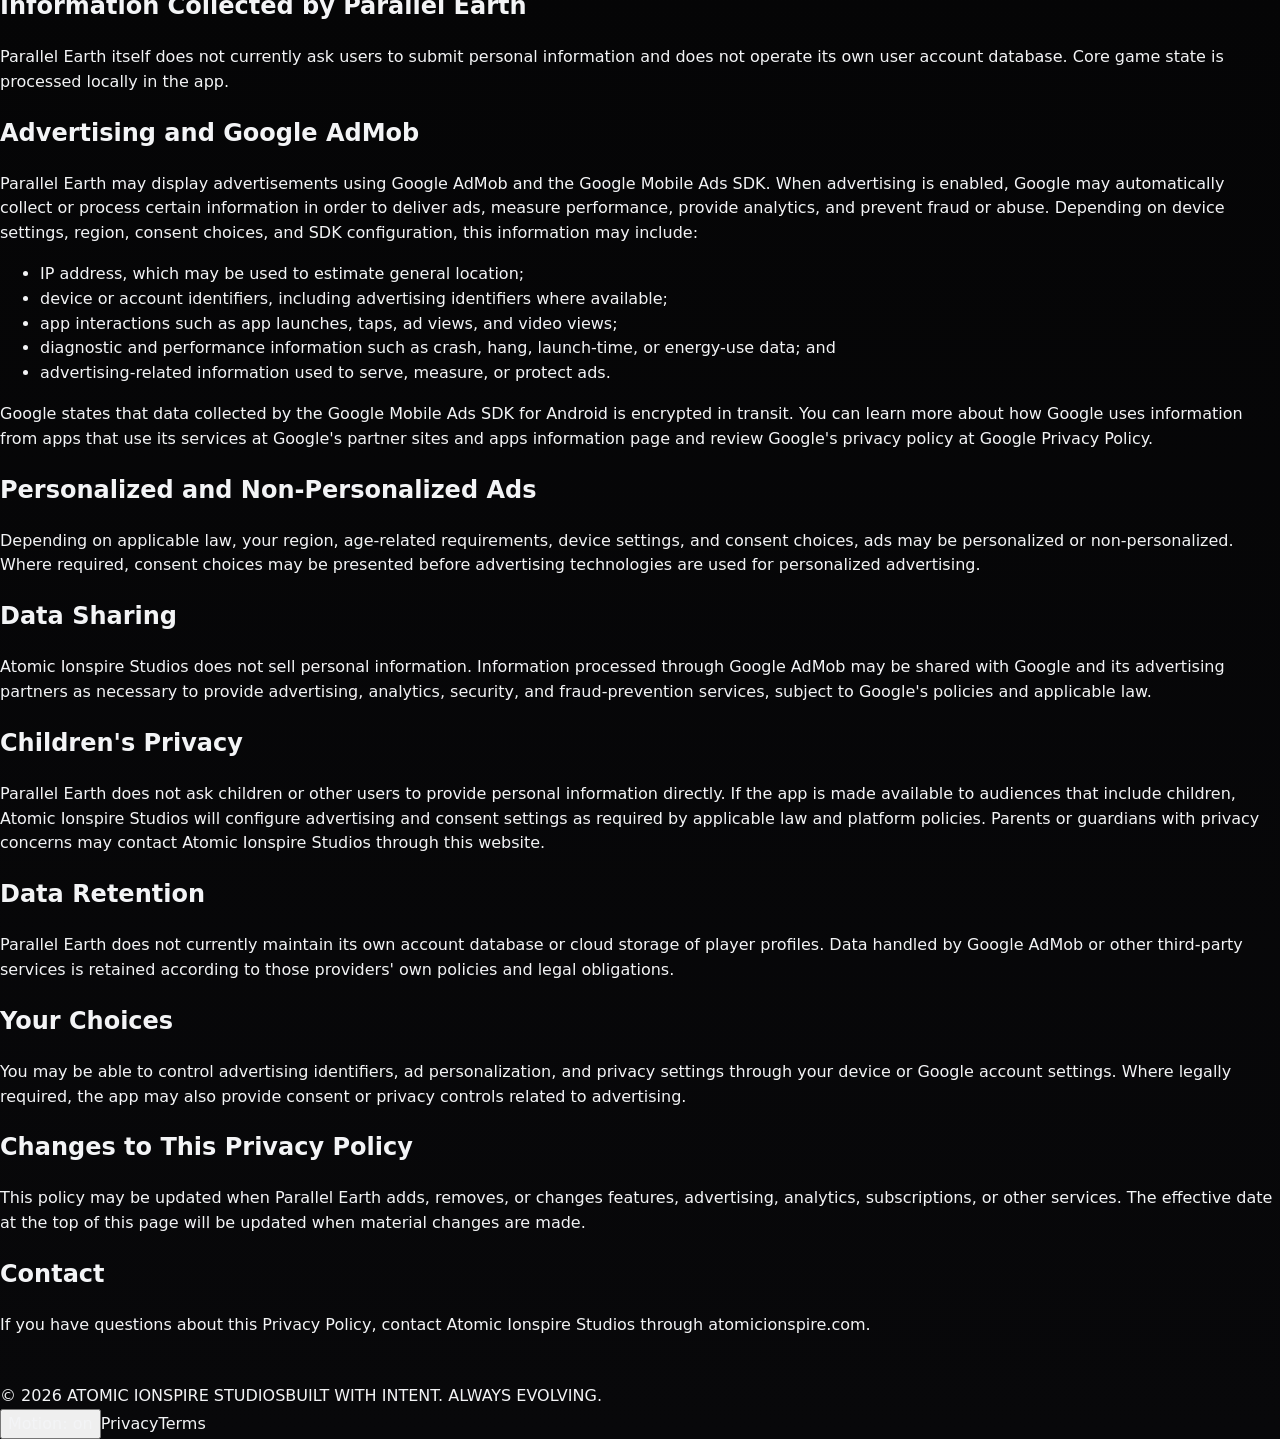
<file: privacy.html>
<!doctype html>
<html lang="en"><head><meta charset="utf-8"><meta name="viewport" content="width=device-width,initial-scale=1"><meta name="theme-color" content="#08080a"><meta name="description" content="Atomic Ionspire Studios. Independent intelligence, operating systems, software and interactive worlds."><link rel="canonical" href="https://atomicionspire.com/privacy.html"><title>Privacy Policy - Parallel Earth | Atomic Ionspire Studios</title><link rel="icon" href="assets/ion-spire-v1.svg"><link rel="stylesheet" href="style.css?v=4.1.2"><link rel="stylesheet" href="premium.css?v=4.1.2"><link rel="stylesheet" href="details.css?v=4.1.2"><style>/* Explicit panel focus avoids Chromium's automatic scroll-container ring. */
#main,#main .panel,#main .detail-screen{outline:0!important}
body[data-input="keyboard"] #main:focus-visible,body[data-input="keyboard"] #main .panel:focus-visible,body[data-input="keyboard"] #main .detail-screen:focus-visible{box-shadow:inset 0 0 0 2px #ff4930}
</style></head>
<body data-site-version="4.1.2" class="detail-page"><a class="skip" href="#main">Skip to content</a><canvas id="energy-field" aria-hidden="true"></canvas><div class="scene-vignette" aria-hidden="true"></div><div class="transition-curtain" aria-hidden="true"></div><div class="pointer-light" aria-hidden="true"></div><div class="grain" aria-hidden="true"></div>
<div class="shell"><header><a class="brand" href="index.html#home" aria-label="Atomic Ionspire Studios home"><img src="assets/ion-spire-v1.svg" alt=""><span>ATOMIC <b>IONSPIRE</b><small>STUDIOS</small></span></a><nav aria-label="Studio sections"><a href="index.html#home">Home</a><a href="index.html#projects" aria-current="page">Projects</a><a href="index.html#eve">Eve AI</a><a href="index.html#os">IONspire OS</a><a href="index.html#about">Studio</a><a href="index.html#contact">Contact</a></nav><span class="header-note">INDEPENDENT BY DESIGN</span></header>
<main id="main" tabindex="-1" class="detail-main"><div class="detail-toolbar"><a class="back-link" href="index.html#projects">← Back to studio</a><div class="detail-tabs" role="tablist" aria-label="Page sections"><button role="tab" id="detail-tab-0" aria-controls="detail-0" aria-selected="true" tabindex="0">Policy</button></div></div><div class="detail-screen legal-screen" id="detail-0" role="tabpanel" aria-labelledby="detail-tab-0" tabindex="0"><h1>Privacy Policy for Parallel Earth</h1>
    <p class="muted">Effective date: September 5, 2026</p>

    <div class="card">
      <p>
        Atomic Ionspire Studios respects your privacy. Parallel Earth does not require an account,
        login, name, email address, phone number, or other information that directly identifies you.
        Game decisions and world state are processed locally by the app unless a feature described
        below requires a third-party service.
      </p>
    </div>

    <h2>Information Collected by Parallel Earth</h2>
    <p>
      Parallel Earth itself does not currently ask users to submit personal information and does not
      operate its own user account database. Core game state is processed locally in the app.
    </p>

    <h2>Advertising and Google AdMob</h2>
    <p>
      Parallel Earth may display advertisements using Google AdMob and the Google Mobile Ads SDK.
      When advertising is enabled, Google may automatically collect or process certain information
      in order to deliver ads, measure performance, provide analytics, and prevent fraud or abuse.
      Depending on device settings, region, consent choices, and SDK configuration, this information
      may include:
    </p>
    <ul>
      <li>IP address, which may be used to estimate general location;</li>
      <li>device or account identifiers, including advertising identifiers where available;</li>
      <li>app interactions such as app launches, taps, ad views, and video views;</li>
      <li>diagnostic and performance information such as crash, hang, launch-time, or energy-use data; and</li>
      <li>advertising-related information used to serve, measure, or protect ads.</li>
    </ul>
    <p>
      Google states that data collected by the Google Mobile Ads SDK for Android is encrypted in transit.
      You can learn more about how Google uses information from apps that use its services at
      <a href="https://policies.google.com/technologies/partner-sites" target="_blank" rel="noopener noreferrer">Google's partner sites and apps information page</a>
      and review Google's privacy policy at
      <a href="https://policies.google.com/privacy" target="_blank" rel="noopener noreferrer">Google Privacy Policy</a>.
    </p>

    <h2>Personalized and Non-Personalized Ads</h2>
    <p>
      Depending on applicable law, your region, age-related requirements, device settings, and consent
      choices, ads may be personalized or non-personalized. Where required, consent choices may be
      presented before advertising technologies are used for personalized advertising.
    </p>

    <h2>Data Sharing</h2>
    <p>
      Atomic Ionspire Studios does not sell personal information. Information processed through Google
      AdMob may be shared with Google and its advertising partners as necessary to provide advertising,
      analytics, security, and fraud-prevention services, subject to Google's policies and applicable law.
    </p>

    <h2>Children's Privacy</h2>
    <p>
      Parallel Earth does not ask children or other users to provide personal information directly.
      If the app is made available to audiences that include children, Atomic Ionspire Studios will
      configure advertising and consent settings as required by applicable law and platform policies.
      Parents or guardians with privacy concerns may contact Atomic Ionspire Studios through this website.
    </p>

    <h2>Data Retention</h2>
    <p>
      Parallel Earth does not currently maintain its own account database or cloud storage of player
      profiles. Data handled by Google AdMob or other third-party services is retained according to
      those providers' own policies and legal obligations.
    </p>

    <h2>Your Choices</h2>
    <p>
      You may be able to control advertising identifiers, ad personalization, and privacy settings through
      your device or Google account settings. Where legally required, the app may also provide consent or
      privacy controls related to advertising.
    </p>

    <h2>Changes to This Privacy Policy</h2>
    <p>
      This policy may be updated when Parallel Earth adds, removes, or changes features, advertising,
      analytics, subscriptions, or other services. The effective date at the top of this page will be
      updated when material changes are made.
    </p>

    <h2>Contact</h2>
    <p>
      If you have questions about this Privacy Policy, contact Atomic Ionspire Studios through
      <a href="index.html">atomicionspire.com</a>.
    </p>


  </div></main><footer><span>© 2026 ATOMIC IONSPIRE STUDIOS</span><span class="footer-center">BUILT WITH INTENT. ALWAYS EVOLVING.</span><div><button id="motion" aria-pressed="false">Motion: on</button><a href="privacy.html">Privacy</a><a href="terms.html">Terms</a></div></footer></div><script src="details.js?v=4.1.2"></script><script src="energy.js?v=4.1.2"></script></body></html>
</file>
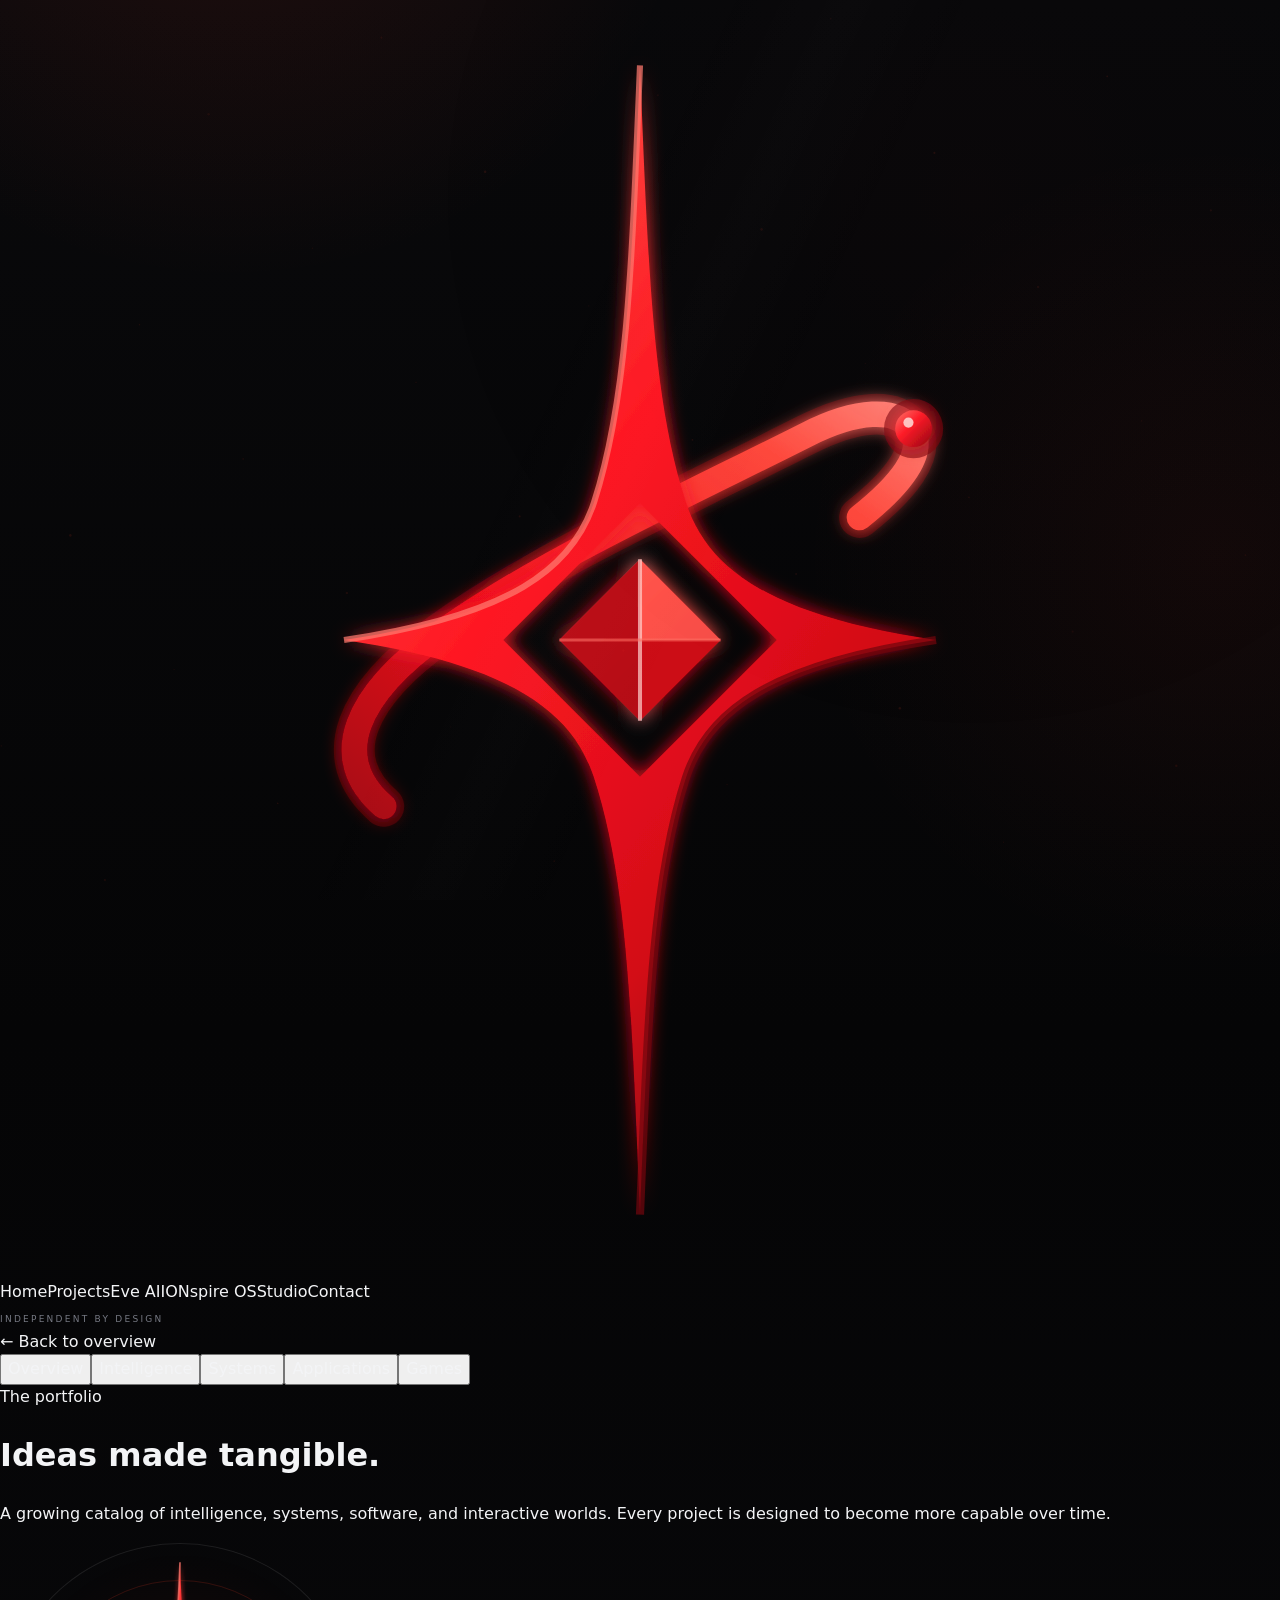
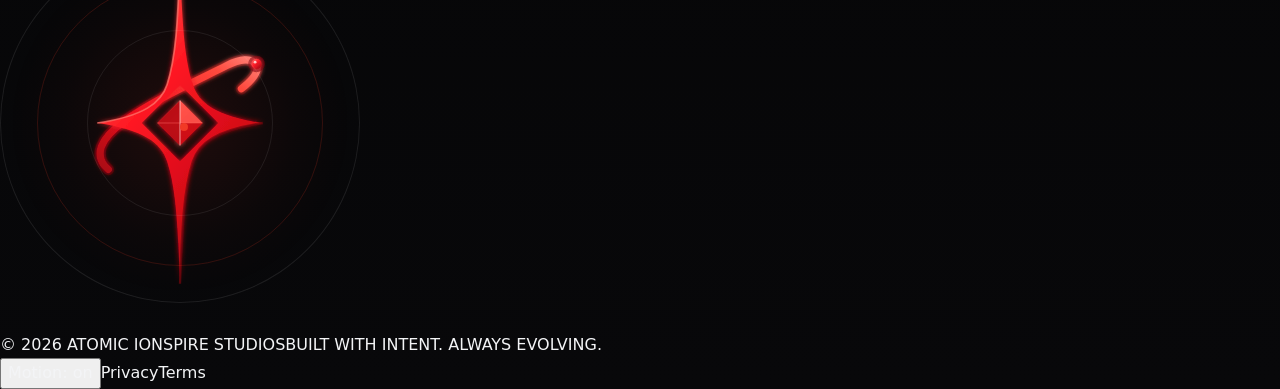
<file: projects.html>
<!doctype html>
<html lang="en"><head><meta charset="utf-8"><meta name="viewport" content="width=device-width,initial-scale=1"><meta name="theme-color" content="#08080a"><meta name="description" content="Atomic Ionspire Studios. Independent intelligence, operating systems, software and interactive worlds."><link rel="canonical" href="https://atomicionspire.com/projects.html"><title>Projects | Atomic Ionspire Studios</title><link rel="icon" href="assets/ion-spire-v1.svg"><link rel="stylesheet" href="style.css?v=4.1.2"><link rel="stylesheet" href="premium.css?v=4.1.2"><link rel="stylesheet" href="details.css?v=4.1.2"><style>/* Explicit panel focus avoids Chromium's automatic scroll-container ring. */
#main,#main .panel,#main .detail-screen{outline:0!important}
body[data-input="keyboard"] #main:focus-visible,body[data-input="keyboard"] #main .panel:focus-visible,body[data-input="keyboard"] #main .detail-screen:focus-visible{box-shadow:inset 0 0 0 2px #ff4930}
</style></head>
<body data-site-version="4.1.2" class="detail-page"><a class="skip" href="#main">Skip to content</a><canvas id="energy-field" aria-hidden="true"></canvas><div class="scene-vignette" aria-hidden="true"></div><div class="transition-curtain" aria-hidden="true"></div><div class="pointer-light" aria-hidden="true"></div><div class="grain" aria-hidden="true"></div>
<div class="shell"><header><a class="brand" href="index.html#home" aria-label="Atomic Ionspire Studios home"><img src="assets/ion-spire-v1.svg" alt=""><span>ATOMIC <b>IONSPIRE</b><small>STUDIOS</small></span></a><nav aria-label="Studio sections"><a href="index.html#home">Home</a><a href="index.html#projects" aria-current="page">Projects</a><a href="index.html#eve">Eve AI</a><a href="index.html#os">IONspire OS</a><a href="index.html#about">Studio</a><a href="index.html#contact">Contact</a></nav><span class="header-note">INDEPENDENT BY DESIGN</span></header>
<main id="main" tabindex="-1" class="detail-main"><div class="detail-toolbar"><a class="back-link" href="index.html#projects">← Back to overview</a><div class="detail-tabs" role="tablist" aria-label="Page sections"><button role="tab" id="detail-tab-0" aria-controls="detail-0" aria-selected="true" tabindex="0">Overview</button><button role="tab" id="detail-tab-1" aria-controls="detail-1" aria-selected="false" tabindex="-1">Intelligence</button><button role="tab" id="detail-tab-2" aria-controls="detail-2" aria-selected="false" tabindex="-1">Systems</button><button role="tab" id="detail-tab-3" aria-controls="detail-3" aria-selected="false" tabindex="-1">Applications</button><button role="tab" id="detail-tab-4" aria-controls="detail-4" aria-selected="false" tabindex="-1">Games</button></div></div><div class="detail-screen" id="detail-0" role="tabpanel" aria-labelledby="detail-tab-0" tabindex="0"><div class="detail-intro-copy"><div class="page-hero">
<div class="wrap">
<div class="kicker">The portfolio</div>
<h1>Ideas made <span class="stroke">tangible.</span>
</h1>
<p class="lead">A growing catalog of intelligence, systems, software, and interactive worlds. Every project is designed to become more capable over time.</p>
</div>
</div>
</div><div class="detail-emblem" aria-hidden="true"><div class="orbit orbit-one"></div><img src="assets/ion-spire-v1.svg" alt=""></div></div><div class="detail-screen" id="detail-1" role="tabpanel" aria-labelledby="detail-tab-1" tabindex="0" hidden=""><section class="project-section section" id="ai">
<div class="wrap">
<div class="kicker">01 / Artificial intelligence</div>
<h2 class="title">Eve</h2>
<div class="project-row">
<div class="project-symbol">E</div>
<div>
<h3>The intelligence behind Atomic Ionspire.</h3>
<p class="lead">A local-first model and orchestration system being developed for coding, research, product development, QA, deployment, and founder-controlled automation.</p>
<a class="btn btn-primary" href="eve.html">Explore Eve</a>
</div>
</div>
</div>
</section>
</div><div class="detail-screen" id="detail-2" role="tabpanel" aria-labelledby="detail-tab-2" tabindex="0" hidden=""><section class="project-section section" id="systems">
<div class="wrap">
<div class="kicker">02 / Operating systems</div>
<h2 class="title">IONspire OS</h2>
<div class="project-row">
<div class="os-symbol project-symbol">OS</div>
<div>
<h3>Control the whole experience.</h3>
<p class="lead">An independent desktop and mobile operating-system vision with its own compositor, tools, visual language, and roadmap.</p>
<a class="btn btn-primary" href="ionspire-os.html">Explore IONspire OS</a>
</div>
</div>
</div>
</section>
</div><div class="detail-screen" id="detail-3" role="tabpanel" aria-labelledby="detail-tab-3" tabindex="0" hidden=""><section class="project-section section" id="applications">
<div class="wrap">
<div class="kicker">03 / Software</div>
<h2 class="title">Applications</h2>
<div class="cards two">
<article class="card">
<div class="num">JOBFORGE / PRODUCTIVITY</div>
<h3>JobForge</h3>
<p class="muted">A modern contractor workflow app for leads, estimates, schedules, reminders, and the daily work of running a service business.</p>
</article>
<article class="card">
<div class="num">NEXT / IN DEVELOPMENT</div>
<h3>More useful tools</h3>
<p class="muted">Atomic Ionspire is building a catalog of focused products that solve real problems without sacrificing personality.</p>
</article>
</div>
</div>
</section>
</div><div class="detail-screen" id="detail-4" role="tabpanel" aria-labelledby="detail-tab-4" tabindex="0" hidden=""><section class="project-section section" id="games">
<div class="wrap">
<div class="kicker">04 / Interactive worlds</div>
<h2 class="title">Games</h2>
<div class="cards three">
<a class="card" href="parallel-earth.html">
<div class="num">SIMULATION</div>
<h3>Parallel Earth</h3>
<p class="muted">Shape humanity's future through decisions that ripple across a living world.</p>
<span class="text-link">View game →</span>
</a>
<a class="card" href="president-simulator.html">
<div class="num">STRATEGY</div>
<h3>President Simulator</h3>
<p class="muted">Lead a nation through power, pressure, and consequence.</p>
<span class="text-link">View game →</span>
</a>
<a class="card" href="ai-dungeon-master.html">
<div class="num">AI RPG</div>
<h3>AI Dungeon Master</h3>
<p class="muted">An adventure that creates and remembers the story around you.</p>
<span class="text-link">View game →</span>
</a>
</div>
</div>
</section>
<article class="card"><div class="kicker">Video game / In development</div><h3>Lockridge</h3><p>The next original video game from Atomic Ionspire Studios. Currently in development.</p><a class="text-link" href="index.html#projects">View the studio portfolio →</a></article></div></main><footer><span>© 2026 ATOMIC IONSPIRE STUDIOS</span><span class="footer-center">BUILT WITH INTENT. ALWAYS EVOLVING.</span><div><button id="motion" aria-pressed="false">Motion: on</button><a href="privacy.html">Privacy</a><a href="terms.html">Terms</a></div></footer></div><script src="details.js?v=4.1.2"></script><script src="energy.js?v=4.1.2"></script></body></html>
</file>
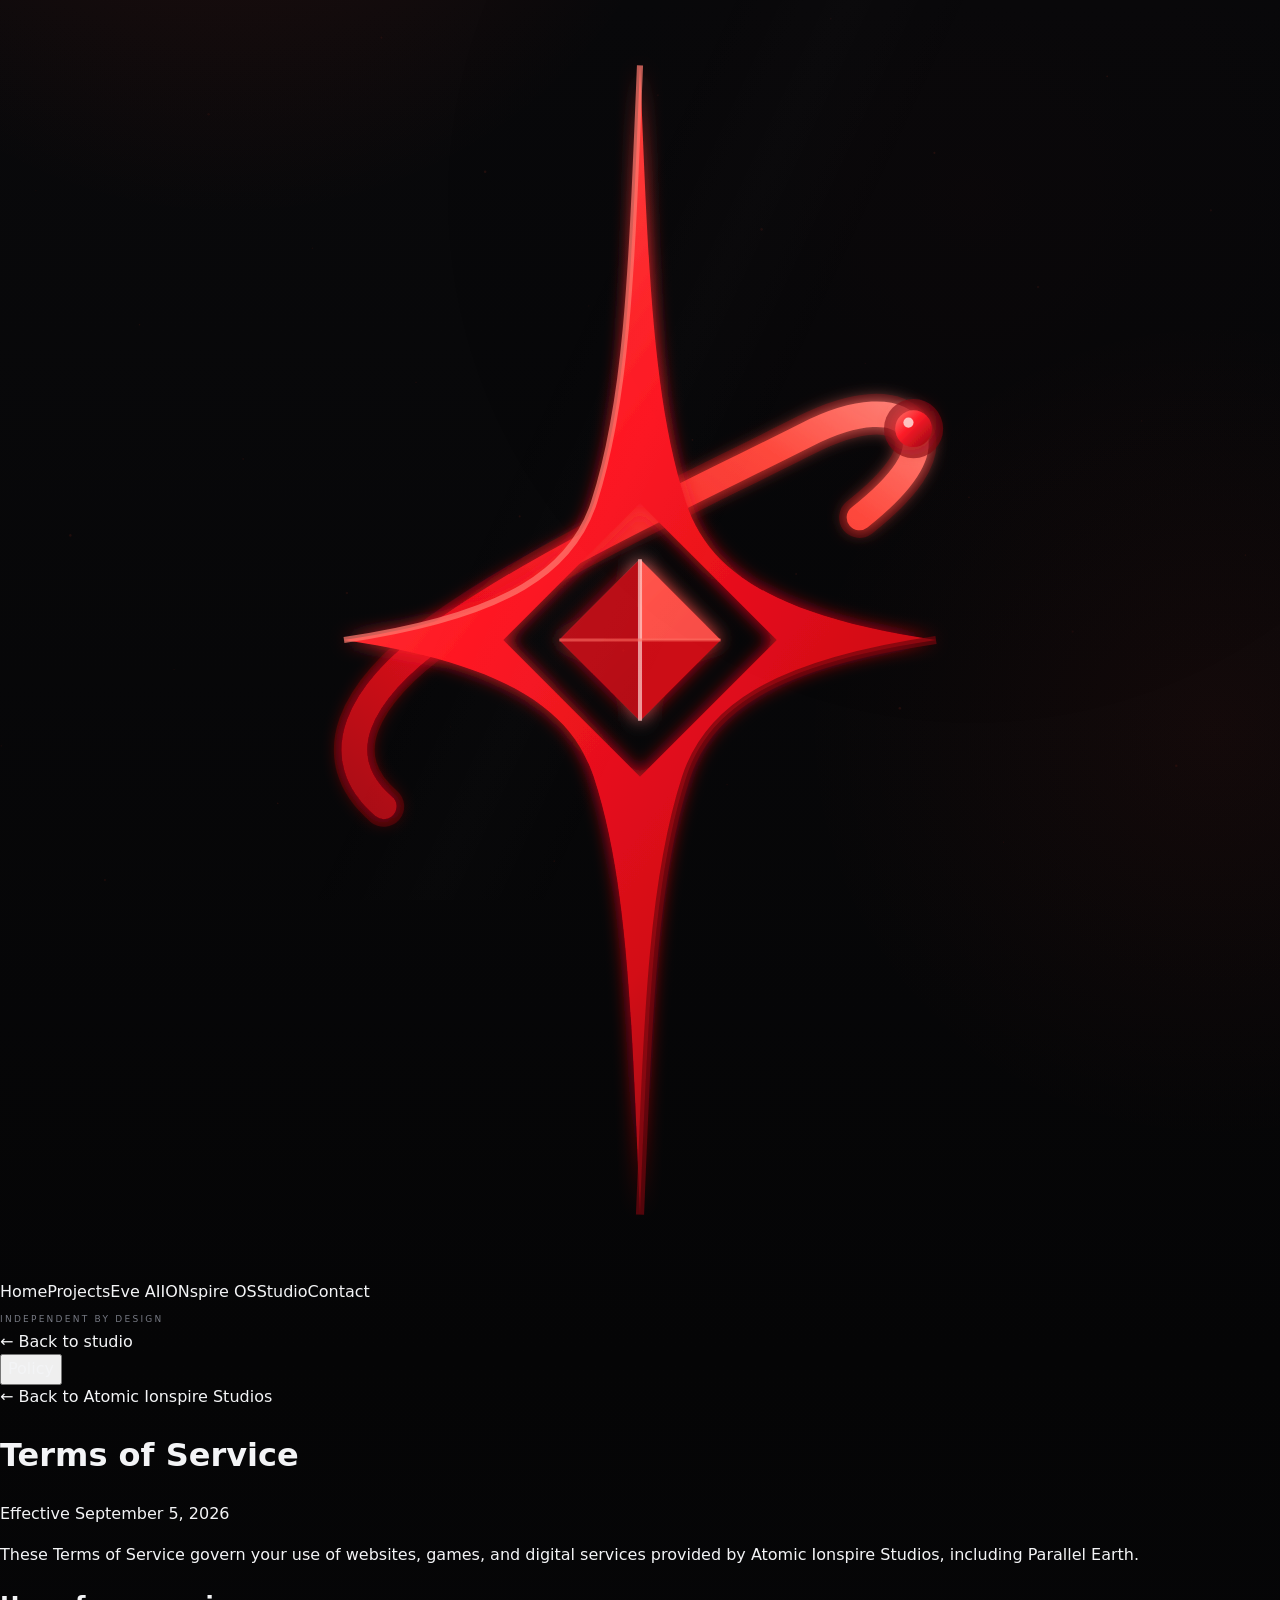
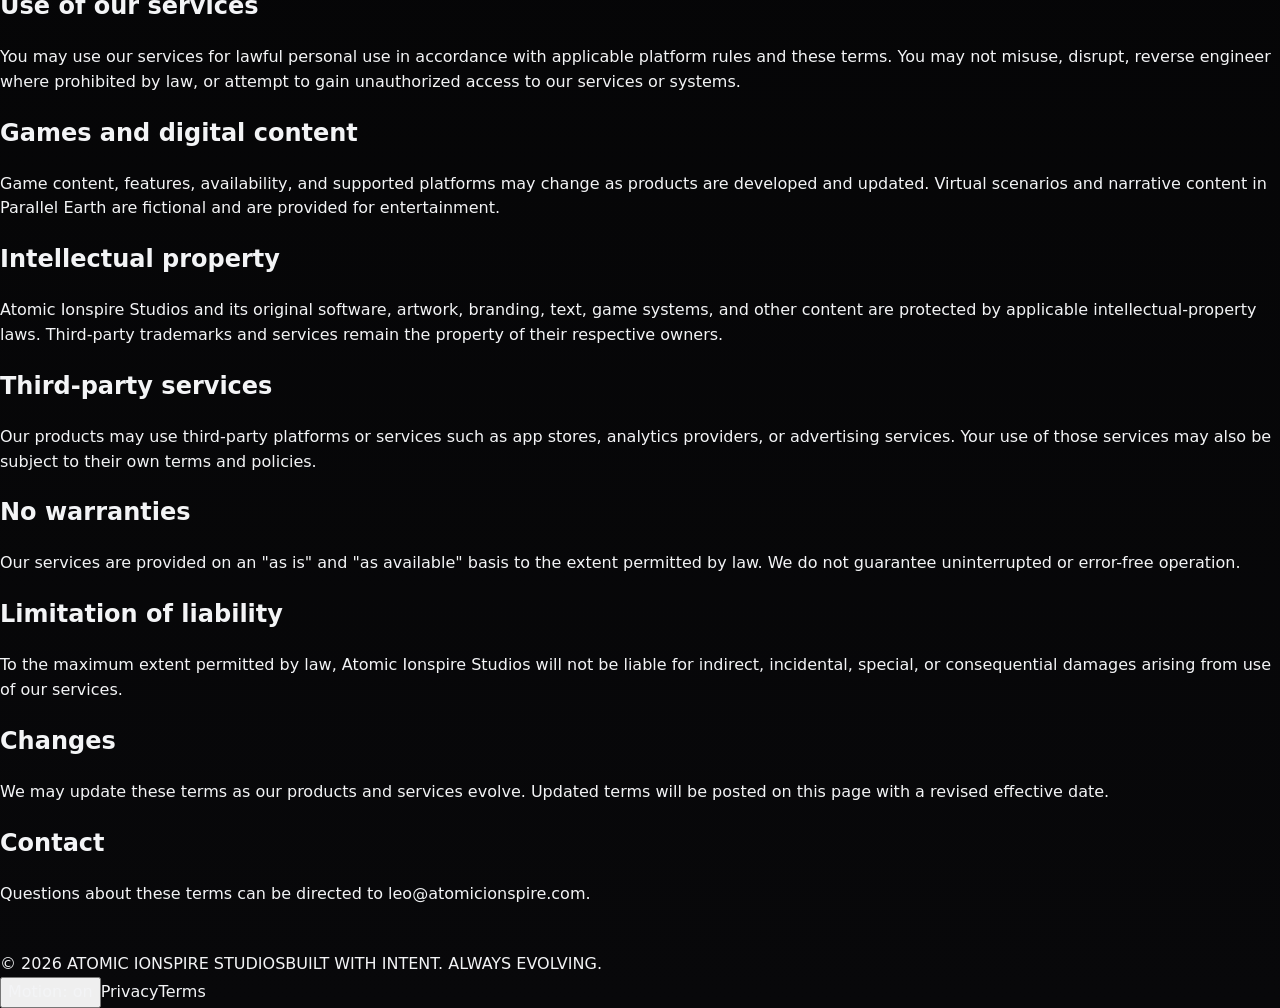
<file: terms.html>
<!doctype html>
<html lang="en"><head><meta charset="utf-8"><meta name="viewport" content="width=device-width,initial-scale=1"><meta name="theme-color" content="#08080a"><meta name="description" content="Atomic Ionspire Studios. Independent intelligence, operating systems, software and interactive worlds."><link rel="canonical" href="https://atomicionspire.com/terms.html"><title>Terms of Service | Atomic Ionspire Studios</title><link rel="icon" href="assets/ion-spire-v1.svg"><link rel="stylesheet" href="style.css?v=4.1.2"><link rel="stylesheet" href="premium.css?v=4.1.2"><link rel="stylesheet" href="details.css?v=4.1.2"><style>/* Explicit panel focus avoids Chromium's automatic scroll-container ring. */
#main,#main .panel,#main .detail-screen{outline:0!important}
body[data-input="keyboard"] #main:focus-visible,body[data-input="keyboard"] #main .panel:focus-visible,body[data-input="keyboard"] #main .detail-screen:focus-visible{box-shadow:inset 0 0 0 2px #ff4930}
</style></head>
<body data-site-version="4.1.2" class="detail-page"><a class="skip" href="#main">Skip to content</a><canvas id="energy-field" aria-hidden="true"></canvas><div class="scene-vignette" aria-hidden="true"></div><div class="transition-curtain" aria-hidden="true"></div><div class="pointer-light" aria-hidden="true"></div><div class="grain" aria-hidden="true"></div>
<div class="shell"><header><a class="brand" href="index.html#home" aria-label="Atomic Ionspire Studios home"><img src="assets/ion-spire-v1.svg" alt=""><span>ATOMIC <b>IONSPIRE</b><small>STUDIOS</small></span></a><nav aria-label="Studio sections"><a href="index.html#home">Home</a><a href="index.html#projects" aria-current="page">Projects</a><a href="index.html#eve">Eve AI</a><a href="index.html#os">IONspire OS</a><a href="index.html#about">Studio</a><a href="index.html#contact">Contact</a></nav><span class="header-note">INDEPENDENT BY DESIGN</span></header>
<main id="main" tabindex="-1" class="detail-main"><div class="detail-toolbar"><a class="back-link" href="index.html#projects">← Back to studio</a><div class="detail-tabs" role="tablist" aria-label="Page sections"><button role="tab" id="detail-tab-0" aria-controls="detail-0" aria-selected="true" tabindex="0">Policy</button></div></div><div class="detail-screen legal-screen" id="detail-0" role="tabpanel" aria-labelledby="detail-tab-0" tabindex="0"><a href="index.html">← Back to Atomic Ionspire Studios</a>
<h1>Terms of Service</h1>
<p class="muted">Effective September 5, 2026</p>
<div class="box">
<p>These Terms of Service govern your use of websites, games, and digital services provided by Atomic Ionspire Studios, including Parallel Earth.</p>
</div>
<h2>Use of our services</h2>
<p>You may use our services for lawful personal use in accordance with applicable platform rules and these terms. You may not misuse, disrupt, reverse engineer where prohibited by law, or attempt to gain unauthorized access to our services or systems.</p>
<h2>Games and digital content</h2>
<p>Game content, features, availability, and supported platforms may change as products are developed and updated. Virtual scenarios and narrative content in Parallel Earth are fictional and are provided for entertainment.</p>
<h2>Intellectual property</h2>
<p>Atomic Ionspire Studios and its original software, artwork, branding, text, game systems, and other content are protected by applicable intellectual-property laws. Third-party trademarks and services remain the property of their respective owners.</p>
<h2>Third-party services</h2>
<p>Our products may use third-party platforms or services such as app stores, analytics providers, or advertising services. Your use of those services may also be subject to their own terms and policies.</p>
<h2>No warranties</h2>
<p>Our services are provided on an "as is" and "as available" basis to the extent permitted by law. We do not guarantee uninterrupted or error-free operation.</p>
<h2>Limitation of liability</h2>
<p>To the maximum extent permitted by law, Atomic Ionspire Studios will not be liable for indirect, incidental, special, or consequential damages arising from use of our services.</p>
<h2>Changes</h2>
<p>We may update these terms as our products and services evolve. Updated terms will be posted on this page with a revised effective date.</p>
<h2>Contact</h2>
<p>Questions about these terms can be directed to <a href="mailto:leo@atomicionspire.com">leo@atomicionspire.com</a>.</p>
</div></main><footer><span>© 2026 ATOMIC IONSPIRE STUDIOS</span><span class="footer-center">BUILT WITH INTENT. ALWAYS EVOLVING.</span><div><button id="motion" aria-pressed="false">Motion: on</button><a href="privacy.html">Privacy</a><a href="terms.html">Terms</a></div></footer></div><script src="details.js?v=4.1.2"></script><script src="energy.js?v=4.1.2"></script></body></html>
</file>
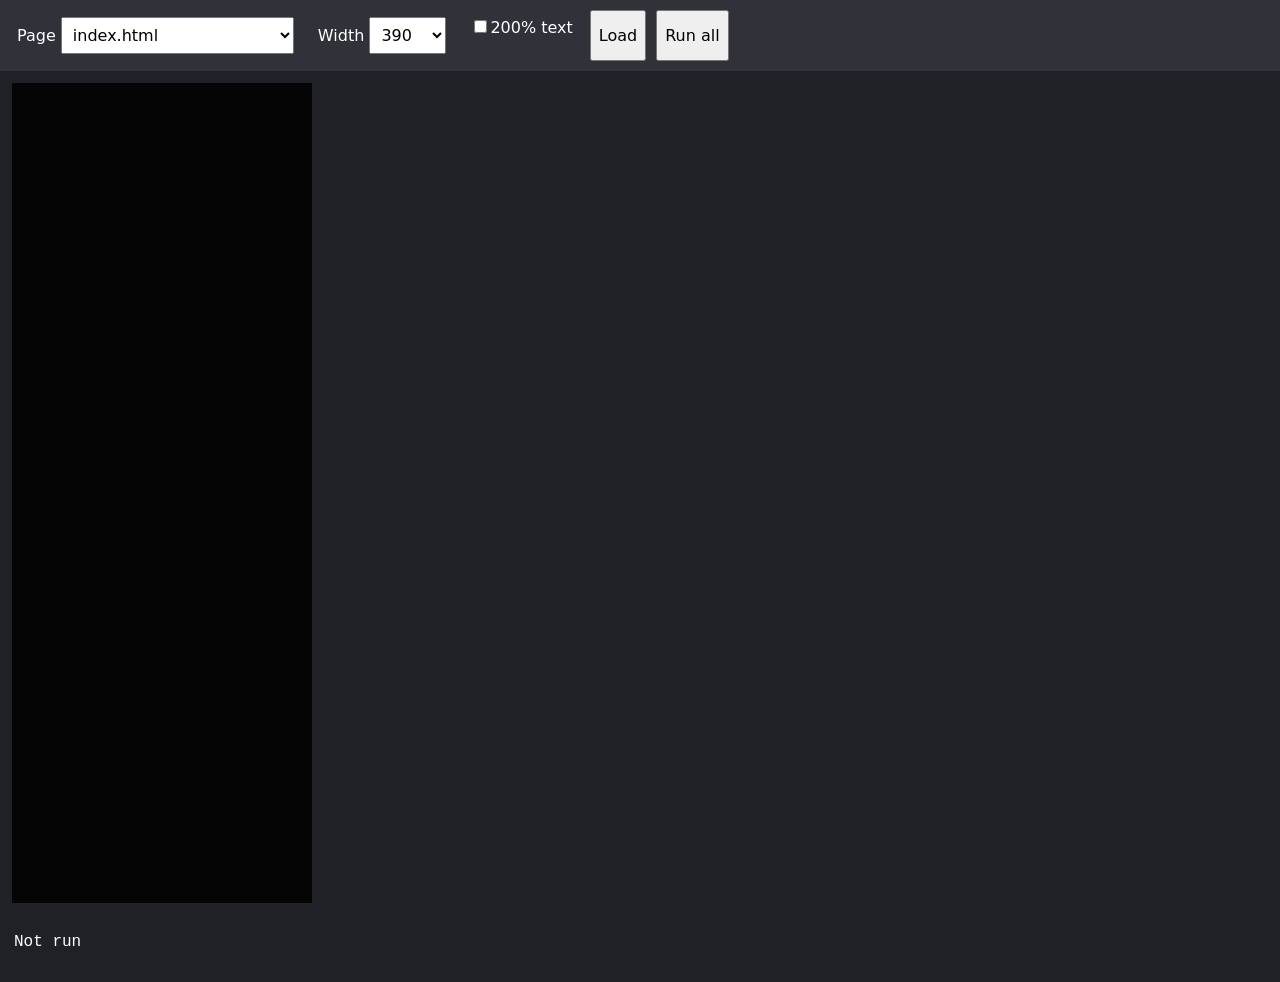
<file: tests/visual.html>
<!doctype html><html lang="en"><head><meta charset="utf-8"><meta name="robots" content="noindex,nofollow"><title>Ionspire V3 layout checks</title><style>body{font:16px system-ui;margin:0;background:#202126;color:#fff}header{position:sticky;top:0;z-index:9;padding:10px;background:#303139;display:flex;gap:10px;flex-wrap:wrap}select,button,label{font:inherit;padding:7px}iframe{border:0;background:#050506;display:block;margin:12px;height:820px}pre{white-space:pre-wrap;padding:14px}</style></head><body><header><label>Page <select id="route"></select></label><label>Width <select id="width"><option>320</option><option>360</option><option selected>390</option><option>412</option><option>768</option><option>1024</option><option>1440</option></select></label><label><input type="checkbox" id="scale">200% text</label><button id="load">Load</button><button id="run">Run all</button><output id="status"></output></header><iframe id="fixture" title="Site preview"></iframe><pre id="results">Not run</pre><script src="visual.js"></script></body></html>
</file>
<file: style.css>
:root{
  --bg:#070708;--bg-deep:#030304;--surface:#101014;--surface-2:#17181d;--surface-3:#1d1e24;
  --text:#f3f4f6;--muted:#a2a5af;--dim:#6d707a;--red:#f13a26;--red-hi:#ff6a52;--red-deep:#7d120b;
  --line:rgba(255,255,255,.09);--line-red:rgba(241,58,38,.3);--shadow:0 30px 80px rgba(0,0,0,.45);
  --radius:24px;--radius-sm:16px;--max:1240px;--ease:cubic-bezier(.2,.72,.18,1);
  --mx:50vw;--my:30vh;
}
*{box-sizing:border-box}html{scroll-behavior:smooth;background:var(--bg-deep)}body{margin:0;min-width:280px;background:
radial-gradient(circle at 18% -10%,rgba(241,58,38,.11),transparent 30rem),
radial-gradient(circle at 95% 28%,rgba(241,58,38,.055),transparent 26rem),
linear-gradient(180deg,#09090b 0%,#050506 52%,#08080a 100%);color:var(--text);font-family:Inter,ui-sans-serif,system-ui,-apple-system,BlinkMacSystemFont,"Segoe UI",sans-serif;line-height:1.55;overflow-x:hidden}body::before{content:"";position:fixed;inset:0;pointer-events:none;background:linear-gradient(115deg,transparent 0 42%,rgba(255,255,255,.012) 50%,transparent 58%);z-index:0}a{color:inherit;text-decoration:none}button{font:inherit;color:inherit}img{max-width:100%;display:block}.sr-only{position:absolute;width:1px;height:1px;padding:0;margin:-1px;overflow:hidden;clip:rect(0,0,0,0);white-space:nowrap;border:0}.skip{position:fixed;left:14px;top:14px;z-index:1000;background:#fff;color:#000;padding:10px 14px;border-radius:8px;transform:translateY(-160%)}.skip:focus{transform:none}
#energy-field{position:fixed;inset:0;width:100%;height:100%;z-index:0;pointer-events:none;opacity:.55}.site-noise{position:fixed;inset:0;z-index:1;pointer-events:none;opacity:.12;background-image:repeating-linear-gradient(0deg,transparent 0 2px,rgba(255,255,255,.012) 3px 4px)}.pointer-aura{position:fixed;left:0;top:0;width:34rem;height:34rem;border-radius:50%;pointer-events:none;z-index:1;transform:translate(calc(var(--mx) - 50%),calc(var(--my) - 50%));background:radial-gradient(circle,rgba(241,58,38,.08),rgba(241,58,38,.02) 40%,transparent 70%);filter:blur(16px);opacity:.7}
.site-header{position:sticky;top:0;z-index:50;display:grid;grid-template-columns:auto 1fr auto;align-items:center;gap:28px;min-height:84px;padding:0 max(24px,calc((100vw - var(--max))/2));background:linear-gradient(180deg,rgba(8,8,10,.94),rgba(8,8,10,.78));backdrop-filter:blur(20px) saturate(120%);border-bottom:1px solid var(--line)}.brand{display:flex;align-items:center;gap:11px;min-width:max-content}.brand-mark{width:38px;height:38px;object-fit:contain}.brand-type{display:flex;flex-direction:column;line-height:1}.brand-type strong{font-size:13px;letter-spacing:.18em;font-weight:760}.brand-type small{margin-top:5px;font-size:8px;letter-spacing:.42em;color:var(--muted)}.primary-nav{justify-self:center;display:flex;align-items:center;gap:2px}.primary-nav a{position:relative;padding:30px 13px 27px;font-size:12px;letter-spacing:.1em;text-transform:uppercase;color:#b8bac2;transition:color .25s ease}.primary-nav a::after{content:"";position:absolute;left:14px;right:14px;bottom:19px;height:1px;background:var(--red);transform:scaleX(0);transition:transform .3s var(--ease);box-shadow:0 0 12px var(--red)}.primary-nav a:hover,.primary-nav a[aria-current="page"]{color:#fff}.primary-nav a:hover::after,.primary-nav a[aria-current="page"]::after{transform:scaleX(1)}.header-note{font-size:9px;letter-spacing:.25em;color:#777a84;white-space:nowrap}.menu-btn{display:none;background:transparent;border:0;padding:10px;cursor:pointer}.menu-btn span:not(.sr-only){display:block;width:24px;height:1px;background:#fff;margin:5px 0;transition:.25s ease}
main,.site-footer{position:relative;z-index:2}.section-shell{width:min(var(--max),calc(100% - 48px));margin-inline:auto}.hero{min-height:calc(100vh - 84px);display:grid;grid-template-columns:1.08fr .92fr;align-items:center;gap:5vw;padding-top:68px;padding-bottom:74px}.hero-copy{position:relative;z-index:2}.eyebrow{display:flex;align-items:center;gap:11px;font-size:10px;letter-spacing:.25em;color:#a7a9b0;text-transform:uppercase}.eyebrow span{width:34px;height:1px;background:linear-gradient(90deg,var(--red),transparent);box-shadow:0 0 14px rgba(241,58,38,.5)}.hero-overline{margin:28px 0 6px;font-size:11px;letter-spacing:.3em;color:#666a73}.hero h1,.detail-hero h1{margin:0;font-size:clamp(66px,10vw,150px);font-weight:580;line-height:.82;letter-spacing:-.065em;text-transform:uppercase}.hero h1 span{display:block}.hero h1 span+span{margin-left:7vw;color:#dedfe4}.hero h1 em,.detail-hero h1 em,.section-head h2 em,.feature-copy h2 em,.studio-section h2 em,.contact-band h2 em,.split-panel h2 em,.statement-panel h2 em,.lockridge-art h2 em{font-style:normal;color:var(--red)}.hero-lead{max-width:650px;margin:34px 0 0;font-size:clamp(17px,1.5vw,22px);line-height:1.65;color:#b6b8c0}.hero-actions{display:flex;gap:12px;flex-wrap:wrap;margin-top:34px}.btn{display:inline-flex;align-items:center;justify-content:center;gap:14px;min-height:48px;padding:0 20px;border:1px solid transparent;border-radius:999px;font-size:11px;font-weight:720;letter-spacing:.13em;text-transform:uppercase;transition:transform .25s var(--ease),border-color .25s ease,background .25s ease,box-shadow .25s ease}.btn span{font-size:16px}.btn:hover{transform:translateY(-2px)}.btn-primary{background:linear-gradient(180deg,#fa4a34,#c62818);box-shadow:0 8px 28px rgba(241,58,38,.22),inset 0 1px 0 rgba(255,255,255,.24)}.btn-primary:hover{box-shadow:0 12px 38px rgba(241,58,38,.34),inset 0 1px 0 rgba(255,255,255,.3)}.btn-ghost{border-color:var(--line);background:rgba(255,255,255,.025);color:#d7d8dc}.btn-ghost:hover{border-color:rgba(241,58,38,.5);background:rgba(241,58,38,.06)}.hero-meta{display:grid;grid-template-columns:repeat(4,minmax(0,1fr));gap:1px;margin-top:52px;border-top:1px solid var(--line);border-bottom:1px solid var(--line)}.hero-meta span{display:flex;gap:8px;padding:14px 12px;font-size:10px;letter-spacing:.08em;color:#8f929b;border-right:1px solid var(--line)}.hero-meta span:last-child{border:0}.hero-meta strong{color:var(--red);font-weight:700}
.logo-stage{position:relative;min-height:600px;display:grid;place-items:center;isolation:isolate;transform-style:preserve-3d}.hero-logo{position:relative;z-index:4;width:min(92%,580px);filter:drop-shadow(0 28px 70px rgba(0,0,0,.7));transform:translate3d(0,0,20px)}.logo-glow{position:absolute;width:65%;aspect-ratio:1;border-radius:50%;background:radial-gradient(circle,rgba(241,58,38,.19),rgba(241,58,38,.04) 42%,transparent 72%);filter:blur(20px);z-index:1}.orbit{position:absolute;border:1px solid rgba(255,255,255,.08);border-radius:50%;z-index:1}.orbit::before{content:"";position:absolute;width:8px;height:8px;border-radius:50%;background:var(--red);box-shadow:0 0 22px var(--red)}.orbit-a{width:80%;aspect-ratio:1;transform:rotateX(70deg) rotateZ(12deg)}.orbit-a::before{top:48%;left:-4px}.orbit-b{width:66%;aspect-ratio:1;transform:rotateY(73deg) rotateZ(-18deg)}.orbit-b::before{right:10%;top:10%}.stage-label{position:absolute;left:5%;bottom:8%;z-index:5;padding-left:14px;border-left:1px solid var(--red);display:flex;flex-direction:column}.stage-label span{font-size:9px;letter-spacing:.25em;color:var(--red)}.stage-label strong{font-size:9px;margin-top:5px;letter-spacing:.16em;color:#8c8f98}.signal-strip{position:relative;z-index:2;display:flex;justify-content:center;align-items:center;gap:24px;min-height:62px;border-block:1px solid var(--line);background:rgba(255,255,255,.012);font-size:9px;letter-spacing:.24em;color:#787b84;overflow:hidden}.signal-strip i{width:3px;height:3px;border-radius:50%;background:var(--red);box-shadow:0 0 10px var(--red)}
.section-block{padding-block:120px}.section-head{display:grid;grid-template-columns:1fr 1.05fr;gap:48px;align-items:end;margin-bottom:44px}.section-head>div:last-child{display:grid;grid-template-columns:1fr .8fr;gap:30px;align-items:end}.section-head h2,.feature-copy h2,.studio-section h2,.contact-band h2,.statement-panel h2,.split-panel h2,.lockridge-art h2{font-size:clamp(40px,5.2vw,78px);line-height:.98;letter-spacing:-.045em;margin:0;font-weight:560}.section-head p,.feature-copy p,.studio-section p,.contact-band p,.split-panel p,.statement-panel p,.lockridge-art p{color:var(--muted);font-size:16px;line-height:1.75}.project-grid{display:grid;grid-template-columns:1.2fr .8fr;gap:16px}.project-card{position:relative;min-height:300px;padding:24px;border:1px solid var(--line);border-radius:var(--radius);background:linear-gradient(150deg,rgba(255,255,255,.045),rgba(255,255,255,.015) 55%,rgba(241,58,38,.018));overflow:hidden;display:grid;grid-template-columns:auto 1fr;grid-template-rows:auto 1fr;gap:22px;transition:transform .35s var(--ease),border-color .35s ease,box-shadow .35s ease}.project-card::after{content:"";position:absolute;inset:0;background:radial-gradient(circle at 80% 20%,rgba(241,58,38,.1),transparent 34%);opacity:0;transition:opacity .35s ease;pointer-events:none}.project-card:hover{transform:translateY(-6px);border-color:rgba(241,58,38,.28);box-shadow:var(--shadow)}.project-card:hover::after{opacity:1}.project-card.featured{grid-row:span 2;min-height:616px;grid-template-columns:1fr;grid-template-rows:auto 1fr auto;background:radial-gradient(circle at 50% 42%,rgba(241,58,38,.10),transparent 34%),linear-gradient(150deg,#141419,#0b0b0e)}.project-index{position:relative;z-index:2;font-size:9px;letter-spacing:.23em;color:#777a84}.project-card h3{font-size:clamp(28px,3vw,48px);margin:0 0 10px;letter-spacing:-.035em}.project-card p{max-width:520px;margin:0 0 22px;color:#a7aab3}.project-card>div:last-child{position:relative;z-index:2;align-self:end}.project-visual{position:relative;z-index:2;display:grid;place-items:center;min-height:130px;color:#262832;font-size:clamp(54px,8vw,140px);font-weight:800;letter-spacing:-.08em;text-shadow:0 0 40px rgba(241,58,38,.08)}.featured .project-visual{min-height:290px;font-size:clamp(110px,14vw,210px);color:#17181d}.featured .project-visual::before{content:"";position:absolute;width:65%;aspect-ratio:1;border:1px solid rgba(241,58,38,.18);transform:rotate(45deg);box-shadow:inset 0 0 50px rgba(241,58,38,.04)}.globe{font-family:ui-monospace,monospace;color:#22232a}.status-dot{display:inline-flex;align-items:center;gap:8px;margin-bottom:14px;font-size:9px;letter-spacing:.18em;color:#9da0a8}.status-dot::before{content:"";width:6px;height:6px;border-radius:50%;background:var(--red);box-shadow:0 0 14px var(--red)}.text-link{display:inline-flex;gap:8px;font-size:11px;letter-spacing:.12em;text-transform:uppercase;color:#dedfe3}.text-link::after{content:"";display:block;width:0;height:1px;background:var(--red);transition:width .3s ease}.project-card:hover .text-link::after{width:36px}
.feature-band{position:relative;display:grid;grid-template-columns:80px 1fr .9fr;gap:52px;align-items:center;padding-block:120px;border-top:1px solid var(--line)}.feature-band.reverse{grid-template-columns:80px .95fr 1fr}.feature-band.reverse .feature-copy{order:3}.feature-band.reverse .feature-symbol{order:2}.feature-number{align-self:start;font-size:12px;color:var(--red);font-family:ui-monospace,monospace}.feature-copy h2{margin:18px 0 24px}.feature-copy .tag-row{margin:30px 0}.feature-symbol{position:relative;min-height:420px;display:grid;place-items:center;border:1px solid var(--line);border-radius:var(--radius);overflow:hidden;background:radial-gradient(circle at 50% 50%,rgba(241,58,38,.12),transparent 40%),linear-gradient(145deg,rgba(255,255,255,.035),rgba(255,255,255,.008))}.feature-symbol::before,.feature-symbol::after{content:"";position:absolute;border:1px solid rgba(241,58,38,.18);border-radius:50%;width:68%;aspect-ratio:1}.feature-symbol::after{width:45%;border-color:rgba(255,255,255,.08)}.feature-symbol span{font-size:clamp(110px,16vw,230px);font-weight:800;letter-spacing:-.09em;color:#17181e;text-shadow:0 0 45px rgba(241,58,38,.14)}.os-symbol span{font-size:clamp(70px,10vw,150px);letter-spacing:-.08em}.tag-row{display:flex;gap:8px;flex-wrap:wrap}.tag-row span{padding:8px 10px;border:1px solid var(--line);border-radius:999px;font-size:9px;letter-spacing:.15em;color:#989ba4;background:rgba(255,255,255,.018)}.studio-section{display:grid;grid-template-columns:.82fr 1.18fr;gap:70px;padding-block:120px;border-top:1px solid var(--line)}.studio-section h2{margin-top:18px}.studio-grid{display:grid;grid-template-columns:repeat(2,1fr);border-top:1px solid var(--line);border-left:1px solid var(--line)}.studio-grid article{padding:28px;border-right:1px solid var(--line);border-bottom:1px solid var(--line);min-height:190px}.studio-grid span{font-size:10px;color:var(--red)}.studio-grid h3{margin:36px 0 8px;font-size:22px}.studio-grid p{margin:0;font-size:14px}.contact-band{display:grid;grid-template-columns:1fr .8fr;gap:70px;align-items:end;padding-block:110px;border-top:1px solid var(--line)}.contact-band h2{margin-top:18px}.contact-band .btn{margin-top:18px}
.site-footer{width:min(var(--max),calc(100% - 48px));margin:0 auto;padding:48px 0 34px;border-top:1px solid var(--line);display:grid;grid-template-columns:1fr 1fr auto;align-items:center;gap:30px;color:#898c95}.footer-brand{display:flex;align-items:center;gap:11px}.footer-brand .brand-mark{width:32px;height:32px}.footer-brand span{display:flex;flex-direction:column}.footer-brand strong{font-size:10px;letter-spacing:.18em;color:#ddd}.footer-brand small{font-size:7px;letter-spacing:.35em;margin-top:4px}.site-footer p{font-size:11px;letter-spacing:.07em}.footer-links{display:flex;gap:16px;align-items:center}.footer-links a,.motion-toggle{font-size:10px;letter-spacing:.1em;text-transform:uppercase;color:#9ea1aa}.motion-toggle{border:0;background:none;padding:0;cursor:pointer}.footer-links a:hover,.motion-toggle:hover{color:#fff}.site-footer>small{grid-column:1/-1;padding-top:18px;border-top:1px solid rgba(255,255,255,.05);font-size:8px;letter-spacing:.16em;color:#60636b}
.reveal{opacity:0;transform:translateY(22px)}.reveal.is-visible{opacity:1;transform:none;transition:opacity .8s var(--ease),transform .8s var(--ease)}body.no-motion .reveal{opacity:1;transform:none}.page-cta{padding-block:30px 100px}
:focus-visible{outline:2px solid #ff735d;outline-offset:4px}.project-card:focus-visible,.glass-card:focus-visible{outline-offset:3px}
@media(max-width:1100px){.header-note{display:none}.hero{grid-template-columns:1fr .82fr}.hero h1{font-size:clamp(62px,11vw,110px)}.logo-stage{min-height:470px}.project-grid{grid-template-columns:1fr}.project-card.featured{grid-row:auto;min-height:480px}.feature-band,.feature-band.reverse{grid-template-columns:48px 1fr}.feature-symbol{grid-column:2}.feature-band.reverse .feature-copy{order:2}.feature-band.reverse .feature-symbol{order:3}.studio-section{grid-template-columns:1fr}}
@media(max-width:860px){.site-header{grid-template-columns:1fr auto;min-height:72px;padding:0 18px}.brand-mark{width:34px;height:34px}.header-note{display:none}.menu-btn{display:block;justify-self:end;z-index:3}.primary-nav{position:absolute;left:14px;right:14px;top:66px;display:none;flex-direction:column;align-items:stretch;padding:8px;border:1px solid var(--line);border-radius:18px;background:rgba(10,10,12,.97);backdrop-filter:blur(18px);box-shadow:var(--shadow)}.primary-nav.is-open{display:flex}.primary-nav a{padding:14px 16px;border-radius:11px}.primary-nav a::after{display:none}.primary-nav a:hover,.primary-nav a[aria-current="page"]{background:rgba(241,58,38,.07)}.hero{min-height:auto;grid-template-columns:1fr;padding-top:74px}.logo-stage{order:-1;min-height:390px}.hero-logo{width:min(78vw,430px)}.hero-copy{text-align:left}.hero h1{font-size:clamp(64px,18vw,120px)}.hero h1 span+span{margin-left:0}.hero-meta{grid-template-columns:repeat(2,1fr)}.signal-strip{justify-content:flex-start;padding-inline:24px;overflow-x:auto}.section-head,.section-head>div:last-child{grid-template-columns:1fr}.section-block{padding-block:88px}.feature-band,.feature-band.reverse{grid-template-columns:1fr;gap:24px;padding-block:88px}.feature-number{display:none}.feature-symbol,.feature-band.reverse .feature-symbol{grid-column:auto;order:2;min-height:330px}.feature-band.reverse .feature-copy{order:1}.studio-section,.contact-band{grid-template-columns:1fr;gap:40px;padding-block:88px}.site-footer{grid-template-columns:1fr;gap:18px}.footer-links{flex-wrap:wrap}}
@media(max-width:600px){.section-shell,.site-footer{width:min(100% - 30px,var(--max))}.hero{padding-top:48px;padding-bottom:58px}.logo-stage{min-height:320px}.hero-logo{width:min(84vw,360px)}.orbit-a{width:92%}.orbit-b{width:76%}.stage-label{left:0;bottom:2%}.hero h1{font-size:clamp(58px,19vw,92px)}.hero-lead{font-size:16px}.hero-actions{align-items:stretch}.hero-actions .btn{width:100%}.hero-meta{margin-top:36px}.hero-meta span{font-size:9px}.project-card{min-height:260px;grid-template-columns:1fr}.project-card.featured{min-height:430px}.featured .project-visual{min-height:190px}.section-head h2,.feature-copy h2,.studio-section h2,.contact-band h2{font-size:clamp(38px,12vw,60px)}.studio-grid{grid-template-columns:1fr}.feature-symbol{min-height:270px}.signal-strip{gap:16px;font-size:8px}.site-footer{padding-bottom:28px}}
@media(prefers-reduced-motion:reduce){html{scroll-behavior:auto}.pointer-aura{display:none}.reveal{opacity:1!important;transform:none!important}.btn,.project-card,.primary-nav a::after{transition:none!important}}
</file>
<file: premium.css>
@keyframes orbitA{to{transform:rotateX(70deg) rotateZ(372deg)}}@keyframes orbitB{to{transform:rotateY(73deg) rotateZ(-378deg)}}@keyframes logoFloat{0%,100%{transform:translate3d(0,-4px,20px)}50%{transform:translate3d(0,8px,20px)}}@keyframes redPulse{0%,100%{opacity:.38;transform:scale(.94)}50%{opacity:.78;transform:scale(1.05)}}@keyframes nodePulse{0%,100%{box-shadow:0 0 10px var(--red)}50%{box-shadow:0 0 28px var(--red-hi)}}@keyframes sheen{0%{transform:translateX(-160%) rotate(18deg)}100%{transform:translateX(360%) rotate(18deg)}}
body:not(.no-motion) .orbit-a{animation:orbitA 24s linear infinite}body:not(.no-motion) .orbit-b{animation:orbitB 31s linear infinite}body:not(.no-motion) .hero-logo{animation:logoFloat 6s ease-in-out infinite}body:not(.no-motion) .logo-glow{animation:redPulse 5.5s ease-in-out infinite}body:not(.no-motion) .detail-emblem i,body:not(.no-motion) .detail-emblem b{animation:nodePulse 3.5s ease-in-out infinite}body:not(.no-motion) .detail-emblem b{animation-delay:-1.7s}.btn-primary{position:relative;overflow:hidden}.btn-primary::before{content:"";position:absolute;inset:-40% auto -40% -20%;width:24px;background:linear-gradient(90deg,transparent,rgba(255,255,255,.35),transparent);transform:translateX(-160%) rotate(18deg)}body:not(.no-motion) .btn-primary:hover::before{animation:sheen .7s ease}
[data-tilt]{transition:transform .35s var(--ease)}body.no-motion [data-tilt]{transform:none!important}.project-card::before,.glass-card::before{content:"";position:absolute;inset:0;pointer-events:none;background:linear-gradient(110deg,transparent 0 44%,rgba(255,255,255,.025) 50%,transparent 56%);transform:translateX(-110%);transition:transform .8s var(--ease)}.project-card:hover::before,.glass-card:hover::before{transform:translateX(110%)}
@media(prefers-reduced-motion:reduce){*{animation-duration:.001ms!important;animation-iteration-count:1!important;scroll-behavior:auto!important}[data-tilt]{transform:none!important}}
</file>
<file: details.css>
.detail-page main,.legal-page main{padding-bottom:30px}.detail-hero{min-height:570px;padding-top:110px;padding-bottom:86px;display:grid;grid-template-columns:1.15fr .55fr;gap:70px;align-items:center;border-bottom:1px solid var(--line)}.detail-hero h1{font-size:clamp(56px,8vw,118px);line-height:.9;text-transform:none;margin:22px 0 28px;letter-spacing:-.055em}.detail-hero .hero-lead{max-width:760px}.detail-hero .tag-row{margin-top:30px}.detail-emblem{justify-self:end;position:relative;width:min(33vw,360px);aspect-ratio:1;border:1px solid var(--line);border-radius:50%;display:grid;place-items:center;background:radial-gradient(circle,rgba(241,58,38,.11),rgba(241,58,38,.025) 46%,transparent 68%)}.detail-emblem::before,.detail-emblem::after{content:"";position:absolute;border-radius:50%;border:1px solid rgba(241,58,38,.18);inset:10%}.detail-emblem::after{inset:24%;border-color:rgba(255,255,255,.08)}.detail-emblem span{font-size:clamp(58px,8vw,120px);font-weight:800;letter-spacing:-.08em;color:#25262d;text-shadow:0 0 42px rgba(241,58,38,.15)}.detail-emblem i,.detail-emblem b{position:absolute;width:7px;height:7px;border-radius:50%;background:var(--red);box-shadow:0 0 18px var(--red)}.detail-emblem i{left:9%;top:48%}.detail-emblem b{right:23%;top:23%}.detail-section{padding-block:96px;border-bottom:1px solid var(--line)}.section-kicker{font-size:10px;letter-spacing:.24em;color:#888b94;margin-bottom:34px}.split-panel{display:grid;grid-template-columns:1fr 1fr;gap:70px}.split-panel>div:last-child{padding-left:40px;border-left:1px solid var(--line)}.split-panel h2{font-size:clamp(38px,5vw,70px)}.split-panel p{margin-top:0}.split-panel .btn{margin-top:18px}.split-panel.accent{padding:42px;border:1px solid var(--line-red);border-radius:var(--radius);background:radial-gradient(circle at 15% 20%,rgba(241,58,38,.07),transparent 30%),rgba(255,255,255,.012)}.content-grid{display:grid;gap:16px}.content-grid.two{grid-template-columns:repeat(2,1fr)}.content-grid.three{grid-template-columns:repeat(3,1fr)}.content-grid.four{grid-template-columns:repeat(4,1fr)}.glass-card{position:relative;min-height:240px;padding:28px;border:1px solid var(--line);border-radius:20px;background:linear-gradient(150deg,rgba(255,255,255,.035),rgba(255,255,255,.012));overflow:hidden}.glass-card::after{content:"";position:absolute;width:180px;height:180px;border-radius:50%;right:-90px;bottom:-90px;background:radial-gradient(circle,rgba(241,58,38,.12),transparent 68%);opacity:.55}.glass-card>span{font-size:9px;letter-spacing:.18em;color:var(--red)}.glass-card h3{font-size:26px;line-height:1.1;letter-spacing:-.025em;margin:54px 0 12px}.glass-card p{color:var(--muted);margin:0;max-width:520px}.link-card{transition:transform .3s var(--ease),border-color .3s ease}.link-card:hover{transform:translateY(-5px);border-color:rgba(241,58,38,.3)}.mini-card{padding:24px;border-top:1px solid var(--line)}.mini-card b{font-size:12px;color:var(--red);letter-spacing:.13em}.mini-card p{font-size:14px;color:var(--muted)}.timeline{display:grid;grid-template-columns:repeat(3,1fr);gap:0;border-top:1px solid var(--line);border-left:1px solid var(--line)}.timeline article{min-height:260px;padding:30px;border-right:1px solid var(--line);border-bottom:1px solid var(--line)}.timeline b{font-size:10px;color:var(--red);letter-spacing:.16em}.timeline h3{font-size:28px;margin:70px 0 10px}.timeline p{margin:0;color:var(--muted)}.statement-panel{margin-top:96px;margin-bottom:96px;padding:64px;border:1px solid var(--line);border-radius:var(--radius);background:radial-gradient(circle at 10% 20%,rgba(241,58,38,.07),transparent 34%),linear-gradient(145deg,rgba(255,255,255,.028),rgba(255,255,255,.006))}.statement-panel>span,.lockridge-art>div:last-child>span{display:block;margin-bottom:24px;font-size:9px;letter-spacing:.22em;color:var(--red)}.statement-panel h2{max-width:900px}.statement-panel p{max-width:760px}.statement-panel .btn{margin-top:18px}.contact-card h3{font-size:clamp(22px,3vw,36px);overflow-wrap:anywhere}.contact-card .btn{margin-top:26px}.lockridge-art{position:relative;min-height:540px;margin-top:96px;margin-bottom:96px;border:1px solid var(--line);border-radius:var(--radius);overflow:hidden;display:grid;grid-template-columns:1fr 1fr;align-items:end;background:linear-gradient(180deg,#0f1014,#08090b)}.lockridge-art>div:last-child{position:relative;z-index:2;padding:50px}.city-grid{position:absolute;inset:0;display:flex;align-items:end;gap:2%;padding:0 2%;opacity:.46}.city-grid i{display:block;width:15%;height:35%;background:linear-gradient(180deg,#22242b,#0b0c0f);border:1px solid rgba(255,255,255,.05);box-shadow:0 0 0 1px rgba(241,58,38,.015)}.city-grid i:nth-child(2){height:64%}.city-grid i:nth-child(3){height:48%}.city-grid i:nth-child(4){height:77%}.city-grid i:nth-child(5){height:58%}.city-grid i:nth-child(6){height:42%}.lockridge-art::after{content:"";position:absolute;inset:0;background:linear-gradient(90deg,rgba(5,5,6,.18),rgba(5,5,6,.75) 50%,#050506),radial-gradient(circle at 22% 72%,rgba(241,58,38,.16),transparent 25%)}
.legal-wrap{display:grid;grid-template-columns:.6fr 1fr;gap:72px;padding-top:110px;padding-bottom:110px}.legal-head{position:sticky;top:118px;align-self:start}.legal-head h1{font-size:clamp(44px,6vw,78px);line-height:.98;letter-spacing:-.045em;margin:20px 0}.legal-head>p{color:var(--muted)}.legal-copy{max-width:800px}.legal-copy h2{font-size:25px;margin:54px 0 14px}.legal-copy p,.legal-copy li{color:#b4b7bf;line-height:1.78}.legal-copy a{color:#fff;text-decoration:underline;text-decoration-color:rgba(241,58,38,.45);text-underline-offset:3px}.legal-callout{padding:28px;border:1px solid var(--line-red);border-radius:18px;background:rgba(241,58,38,.04)}.legal-callout p{margin:0;color:#d7d9de}
@media(max-width:860px){.detail-hero{grid-template-columns:1fr;padding-top:80px}.detail-emblem{justify-self:start;width:min(72vw,330px)}.split-panel{grid-template-columns:1fr;gap:28px}.split-panel>div:last-child{padding-left:0;padding-top:28px;border-left:0;border-top:1px solid var(--line)}.content-grid.three,.content-grid.four{grid-template-columns:repeat(2,1fr)}.timeline{grid-template-columns:1fr}.statement-panel{padding:36px}.lockridge-art{grid-template-columns:1fr}.lockridge-art>div:last-child{padding:34px}.legal-wrap{grid-template-columns:1fr;gap:40px;padding-top:76px}.legal-head{position:static}}
@media(max-width:600px){.detail-hero{min-height:auto;padding-top:62px;padding-bottom:62px;gap:36px}.detail-hero h1{font-size:clamp(52px,16vw,82px)}.detail-emblem{width:min(74vw,290px);justify-self:center}.detail-section{padding-block:72px}.content-grid.two,.content-grid.three,.content-grid.four{grid-template-columns:1fr}.glass-card{min-height:210px}.timeline h3{margin-top:44px}.split-panel.accent{padding:26px}.statement-panel{margin-top:70px;margin-bottom:70px;padding:28px}.lockridge-art{min-height:470px;margin-top:70px;margin-bottom:70px}.legal-wrap{padding-top:62px;padding-bottom:74px}.legal-copy h2{font-size:22px;margin-top:42px}}
/* V3 mobile containment hardening */
.detail-hero,.detail-hero-copy,.legal-wrap,.legal-copy,.glass-card{min-width:0}
.detail-hero h1,.detail-hero .hero-lead,.detail-hero .eyebrow,.legal-copy,.legal-copy a,.contact-card h3{overflow-wrap:anywhere;word-break:normal}
.glass-card,.project-card{overflow:clip}
@media(max-width:600px){.logo-stage{overflow:clip}.detail-hero h1{font-size:clamp(48px,14vw,72px);line-height:.92}}
</file>
